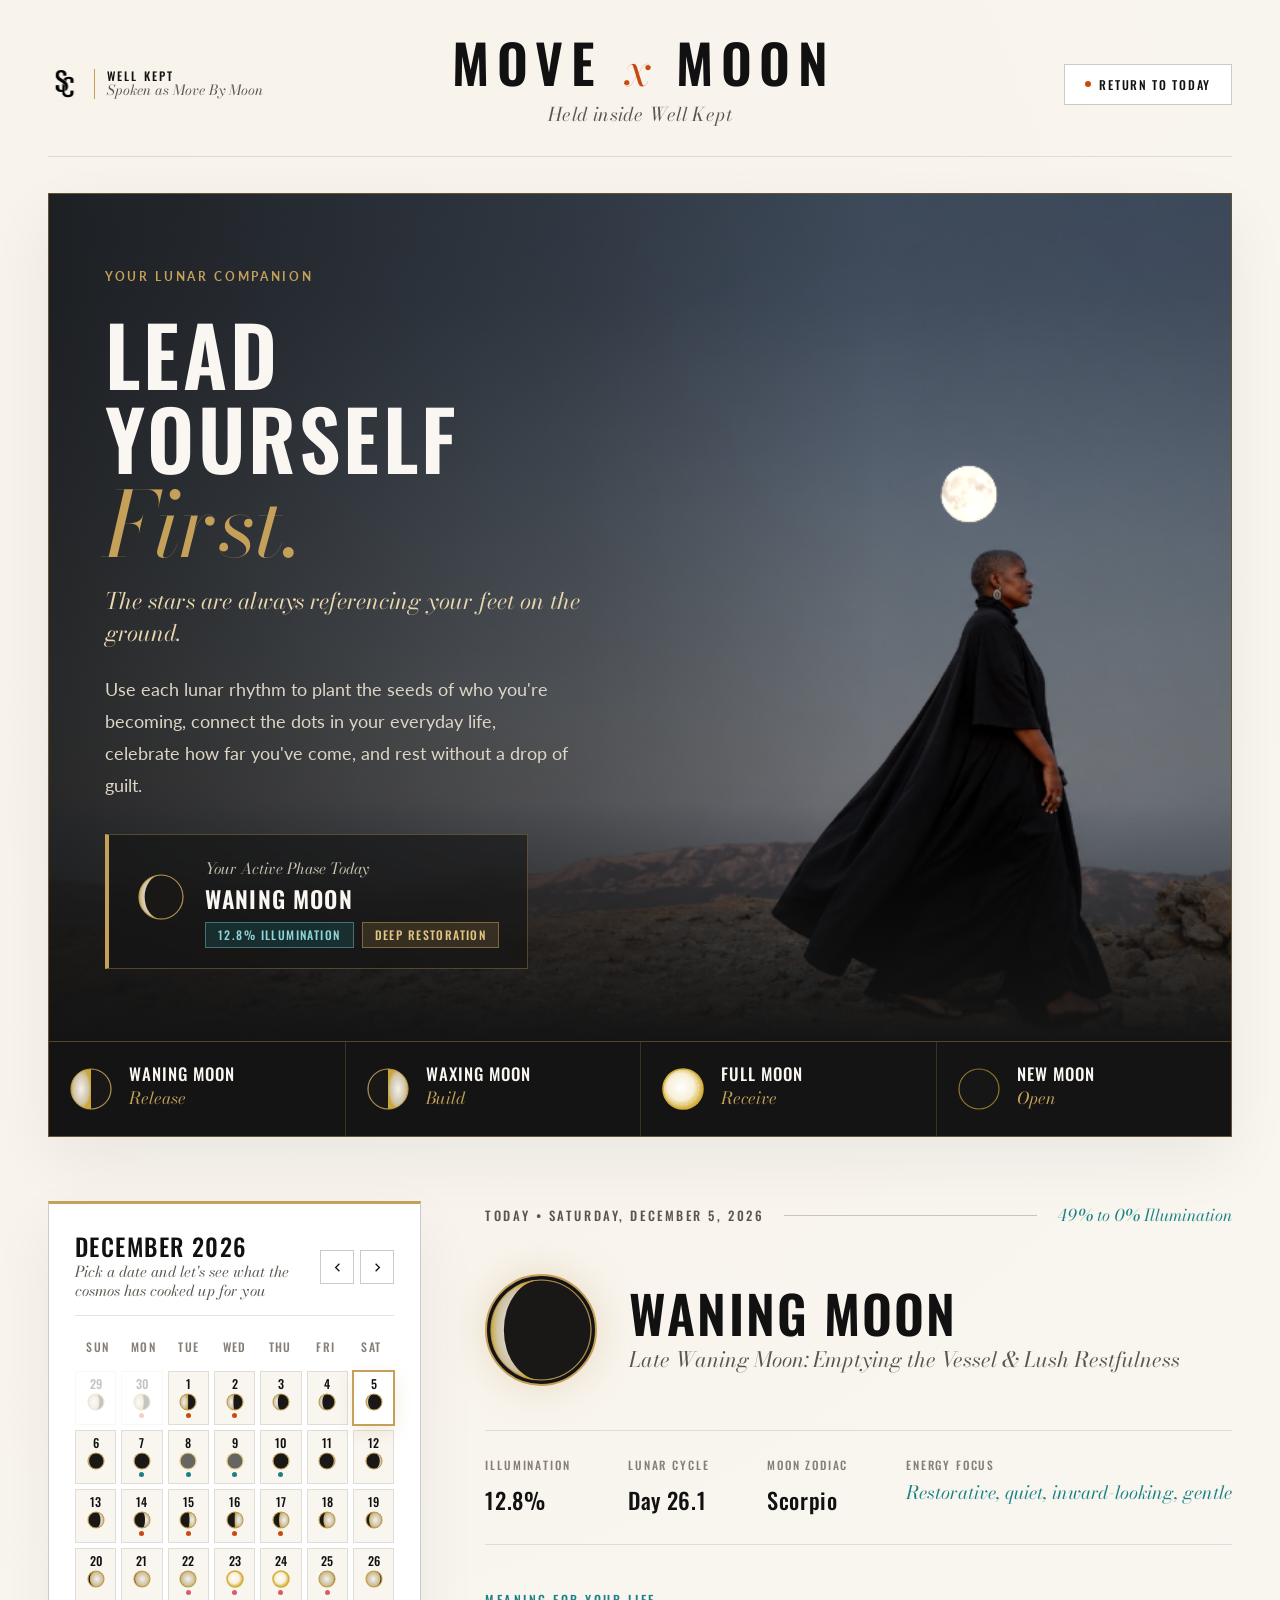
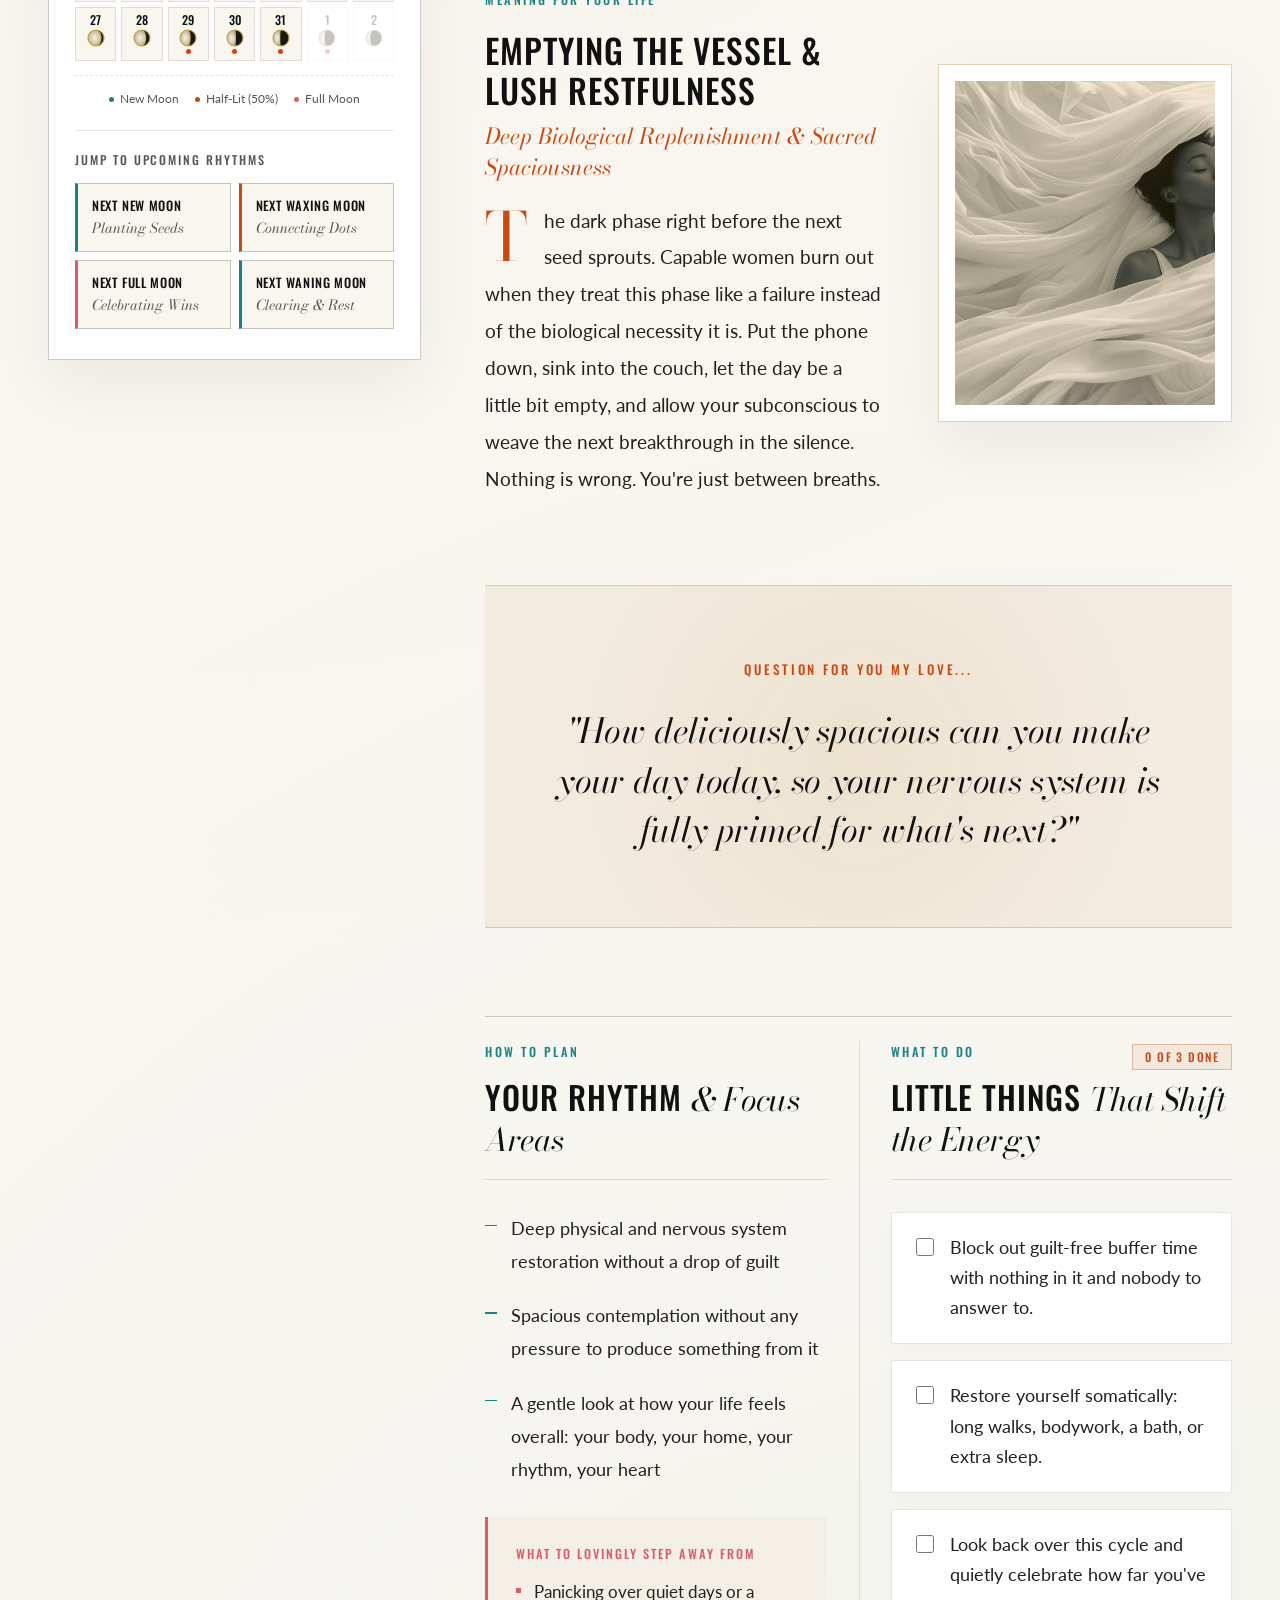
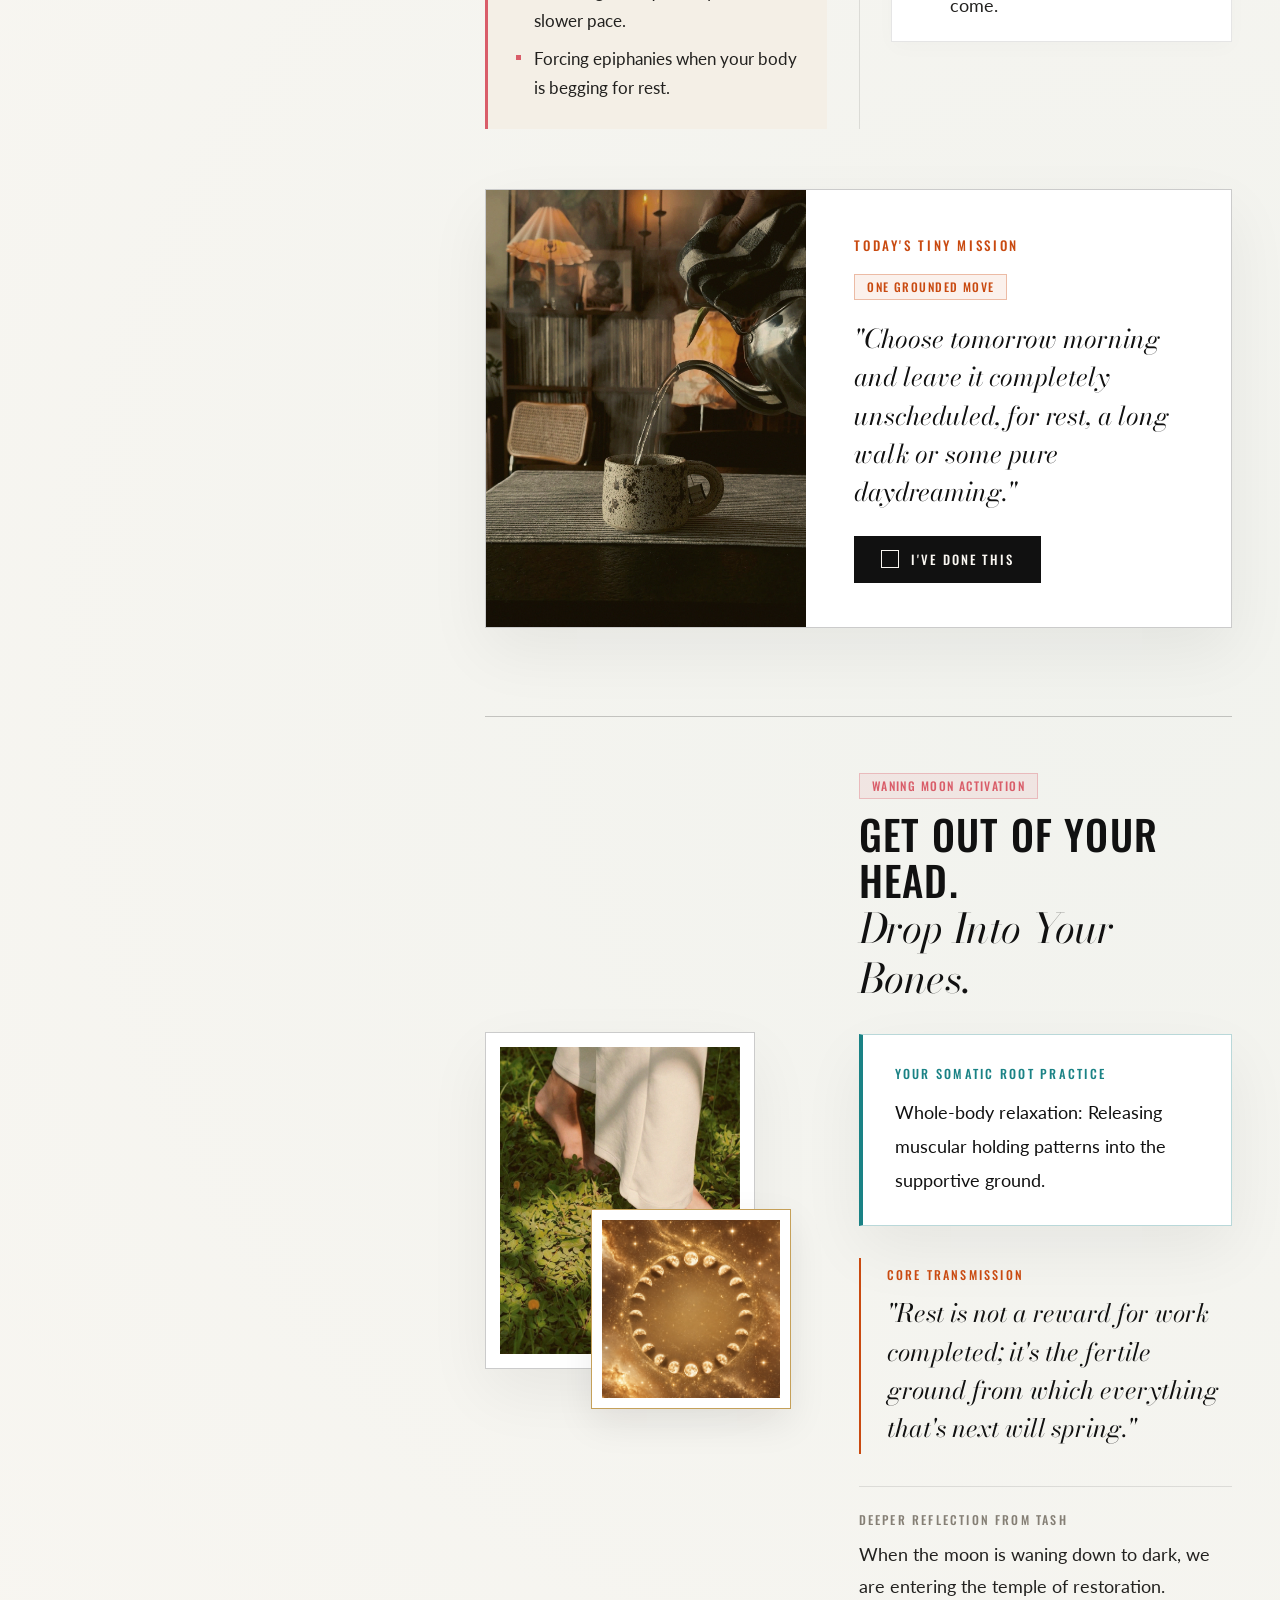
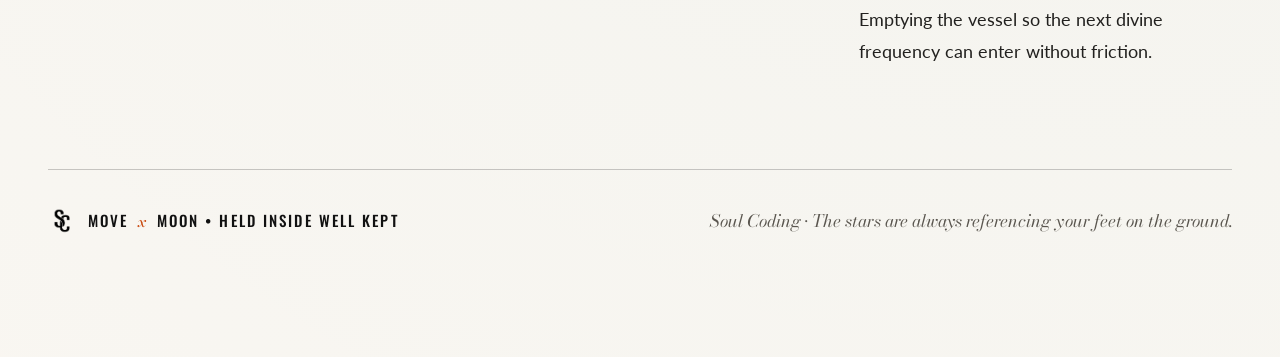
<file: index.html>
<!DOCTYPE html>
<html lang="en">
<head>
  <meta charset="UTF-8">
  <meta name="viewport" content="width=device-width, initial-scale=1.0">
  <title>MOVE x MOON | Held Inside Well Kept</title>
  <meta name="description" content="Move x Moon (Well Kept Edition): A luxury personal lunar companion for leading yourself through your own life, day by day.">
  
  <!-- Typography System: Oswald (Titles) + Bodoni Moda (Highlight / Italic Voice) + Lato (Body) -->
  <link rel="preconnect" href="https://fonts.googleapis.com">
  <link rel="preconnect" href="https://fonts.gstatic.com" crossorigin>
  <link href="https://fonts.googleapis.com/css2?family=Bodoni+Moda:ital,opsz,wght@0,6..96,400..700;1,6..96,400..700&family=Lato:ital,wght@0,300;0,400;0,700;1,400&family=Oswald:wght@400;500;600;700&display=swap" rel="stylesheet">
  
  <link rel="stylesheet" href="styles.css?v=25.0">
  
  <!-- Favicon / Meta -->
  <link rel="icon" href="data:image/svg+xml,<svg xmlns='http://www.w3.org/2000/svg' viewBox='0 0 100 100'><circle cx='50' cy='50' r='45' fill='%23FAF7F2' stroke='%23C5A059' stroke-width='4'/><path d='M50 5 A45 45 0 0 1 50 95 A25 45 0 0 0 50 5' fill='%23141414'/></svg>">
</head>
<body>

  <div class="app-viewport">
    
    <!-- Editorial Masthead & Panoramic Hero Showcase -->
    <header class="editorial-header">
      <div class="masthead-bar">
        <div class="brand-monogram-lockup">
          <img src="images/soul-coding-monogram.png" alt="Soul Coding Monogram" class="brand-monogram-img">
          <div class="brand-collection-tag">
            <span class="collection-eyebrow">Well Kept</span>
            <span class="collection-sub">Spoken as Move By Moon</span>
          </div>
        </div>

        <div class="masthead-title-block">
          <h1 class="masthead-logo">MOVE <span class="brand-cross">x</span> MOON</h1>
          <div class="masthead-subtitle">Held inside Well Kept</div>
        </div>

        <div class="brand-actions-right">
          <button type="button" class="btn-return-today" id="btnReturnToday">
            <span class="today-dot"></span>
            <span>Return to Today</span>
          </button>
        </div>
      </div>

      <!-- Night Banner Hero: full-bleed moonlit image, headline over the sky, four rhythms underneath -->
      <div class="night-hero">
        <div class="night-hero-stage">
          <picture class="night-hero-media">
            <source media="(max-width: 960px)" srcset="images/hero-mobile-portrait.jpg">
            <img src="images/hero-moon-wide.png" alt="A woman in a long black cape walking a desert ridge at dusk, a full moon above her head" loading="eager">
          </picture>

          <div class="hero-content-col">
            <div class="hero-eyebrow">Your lunar companion</div>
            <div class="hero-title-group">
              <h2 class="hero-headline">Lead Yourself <em>First.</em></h2>
              <div class="hero-subtext">The stars are always referencing your feet on the ground.</div>
            </div>

            <p class="hero-lead">
              Use each lunar rhythm to plant the seeds of who you're becoming, connect the dots in your everyday life, celebrate how far you've come, and rest without a drop of guilt.
            </p>

            <!-- Active Phase Floating Bar Inside Hero -->
            <div class="hero-live-status-block">
              <div class="status-left">
                <div class="mini-moon-container" id="bannerMiniMoon"></div>
                <div class="status-text-stack">
                  <div class="status-eyebrow" id="bannerDateLabel">Your Active Phase Today</div>
                  <h3 id="bannerPhaseName" class="status-phase-title">Current Moon</h3>
                  <div class="status-meta-pills">
                    <span class="pill-badge pill-teal" id="bannerIllumBadge">Illumination</span>
                    <span class="pill-badge pill-gold" id="bannerRhythmBadge">Lunar Rhythm</span>
                  </div>
                </div>
              </div>
            </div>
          </div>
        </div>

        <!-- The four rhythms, one line each -->
        <div class="hero-rhythms" aria-label="The four lunar rhythms">
          <div class="rhythm-item"><span class="rhythm-moon" data-rhythm-moon="waning" aria-hidden="true"></span><div><b>Waning Moon</b><i>Release</i></div></div>
          <div class="rhythm-item"><span class="rhythm-moon" data-rhythm-moon="waxing" aria-hidden="true"></span><div><b>Waxing Moon</b><i>Build</i></div></div>
          <div class="rhythm-item"><span class="rhythm-moon" data-rhythm-moon="full" aria-hidden="true"></span><div><b>Full Moon</b><i>Receive</i></div></div>
          <div class="rhythm-item"><span class="rhythm-moon" data-rhythm-moon="new" aria-hidden="true"></span><div><b>New Moon</b><i>Open</i></div></div>
        </div>
      </div>
    </header>

    <!-- Main Layout: Fixed Left Calendar + Spacious Scrolling Right Sanctuary -->
    <main class="main-sanctuary-layout">
      
      <!-- Left Column: Fixed / Sticky Interactive Calendar directly under Hero -->
      <aside class="calendar-sidebar" aria-label="Lunar Calendar Navigation">
        <div class="calendar-card">
          <div class="calendar-header-controls">
            <div class="cal-title-group">
              <div class="cal-month-title" id="calendarMonthTitle">Month Year</div>
              <div class="cal-subtext">Pick a date and let's see what the cosmos has cooked up for you</div>
            </div>
            <div class="cal-nav-btn-group">
              <button type="button" class="cal-icon-btn" id="btnPrevMonth" aria-label="Previous Month">
                <svg width="15" height="15" viewBox="0 0 24 24" fill="none" stroke="currentColor" stroke-width="2">
                  <polyline points="15 18 9 12 15 6"></polyline>
                </svg>
              </button>
              <button type="button" class="cal-icon-btn" id="btnNextMonth" aria-label="Next Month">
                <svg width="15" height="15" viewBox="0 0 24 24" fill="none" stroke="currentColor" stroke-width="2">
                  <polyline points="9 18 15 12 9 6"></polyline>
                </svg>
              </button>
            </div>
          </div>

          <!-- Weekdays -->
          <div class="weekday-row">
            <div class="weekday-label">Sun</div>
            <div class="weekday-label">Mon</div>
            <div class="weekday-label">Tue</div>
            <div class="weekday-label">Wed</div>
            <div class="weekday-label">Thu</div>
            <div class="weekday-label">Fri</div>
            <div class="weekday-label">Sat</div>
          </div>

          <!-- Days Grid -->
          <div class="calendar-days-grid" id="calendarDaysGrid">
            <!-- Populated dynamically via app.js -->
          </div>

          <!-- Calendar Legend -->
          <div class="calendar-legend-row">
            <div class="legend-item">
              <span class="day-key-phase-dot dot-new"></span>
              <span>New Moon</span>
            </div>
            <div class="legend-item">
              <span class="day-key-phase-dot dot-quarter"></span>
              <span>Half-Lit (50%)</span>
            </div>
            <div class="legend-item">
              <span class="day-key-phase-dot dot-full"></span>
              <span>Full Moon</span>
            </div>
          </div>

          <!-- Quick Cycle Jump Anchors -->
          <div class="cycle-jump-strip">
            <div class="cycle-jump-title">Jump to Upcoming Rhythms</div>
            <div class="cycle-jump-buttons">
              <button type="button" class="btn-cycle-jump" id="btnJumpNextNew">
                <span class="jump-rhythm">Next New Moon</span>
                <span class="jump-desc">Planting Seeds</span>
              </button>
              <button type="button" class="btn-cycle-jump" id="btnJumpNextWaxing">
                <span class="jump-rhythm">Next Waxing Moon</span>
                <span class="jump-desc">Connecting Dots</span>
              </button>
              <button type="button" class="btn-cycle-jump" id="btnJumpNextFull">
                <span class="jump-rhythm">Next Full Moon</span>
                <span class="jump-desc">Celebrating Wins</span>
              </button>
              <button type="button" class="btn-cycle-jump" id="btnJumpNextWaning">
                <span class="jump-rhythm">Next Waning Moon</span>
                <span class="jump-desc">Clearing &amp; Rest</span>
              </button>
            </div>
          </div>
        </div>
      </aside>

      <!-- Right Column: Spacious Scrolling Reading Experience -->
      <div class="reading-scroll-stream" id="readingStreamTop" aria-live="polite">
        
        <!-- SECTION 1: Phase Header, Coordinates & Meaning For Your Life with Striking Portrait -->
        <section class="editorial-section section-meaning">
          <div class="section-date-divider">
            <span class="date-label" id="readingHumanDate">Loading Date...</span>
            <span class="divider-hairline"></span>
            <span class="illum-range-label" id="readingIllumRange">0% to 3% Illumination</span>
          </div>

          <div class="phase-header-lockup">
            <div class="large-moon-viewport" id="heroLargeMoon" aria-hidden="true"></div>
            <div class="phase-titles-stack">
              <h2 class="reading-phase-heading" id="readingPhaseHeading">Lunar Phase</h2>
              <div class="reading-phase-subtext" id="readingPhaseSub">Daily Personal Rhythm</div>
            </div>
          </div>

          <!-- Open Architectural Astronomical Coordinates -->
          <div class="lunar-metrics-strip">
            <div class="metric-column">
              <div class="metric-label">Illumination</div>
              <div class="metric-value" id="metricIllum">--%</div>
            </div>
            <div class="metric-column">
              <div class="metric-label">Lunar Cycle</div>
              <div class="metric-value" id="metricAge">-- Days</div>
            </div>
            <div class="metric-column">
              <div class="metric-label">Moon Zodiac</div>
              <div class="metric-value" id="metricZodiac">--</div>
            </div>
            <div class="metric-column">
              <div class="metric-label">Energy Focus</div>
              <div class="metric-value-italic" id="energyCadenceBadge">Quiet Knowing</div>
            </div>
          </div>

          <!-- Meaning For Your Life + Striking Editorial Image Split -->
          <div class="meaning-spread-grid">
            <div class="meaning-narrative-block">
              <div class="section-kicker">Meaning For Your Life</div>
              <h3 class="theme-title" id="themeTitle">Theme Title</h3>
              <div class="theme-subtitle" id="themeEyebrow">Cycle Stage</div>
              <p class="theme-narrative dropcap-narrative" id="themeNarrative">Personal Narrative</p>
            </div>

            <div class="meaning-portrait-col">
              <figure class="editorial-portrait-frame">
                <div class="portrait-img-wrapper">
                  <img src="images/editorial-earth-feet.jpg" alt="Lunar phase editorial visual" class="editorial-portrait-img" id="chapterOnePortraitImg">
                </div>
              </figure>
            </div>
          </div>
        </section>

        <!-- SECTION 2: Question For You My Love... Sanctuary Band -->
        <section class="editorial-section section-inquiry">
          <div class="inquiry-sanctuary-band">
            <div class="inquiry-band-inner">
              <div class="inquiry-kicker">Question For You My Love...</div>
              
              <blockquote class="inquiry-display-quote" id="strategicInquiryQuote">
                "What do you long for that switches you on, turns you up and makes you a little uncomfortable all at the same time?"
              </blockquote>

              <div class="inquiry-prompt-hidden-mirror" hidden>
                <span id="bannerPromptText"></span>
              </div>
            </div>
          </div>
        </section>

        <!-- SECTION 3: How to Plan, What to Do: Little Things & Today's Tiny Mission -->
        <section class="editorial-section section-rhythm">
          <div class="rhythm-ledger-grid">
            
            <!-- Left Column: How to Plan + What to Lovingly Step Away From -->
            <article class="ledger-column planning-column">
              <div class="ledger-header">
                <div class="section-kicker">How to Plan</div>
                <h3 class="ledger-title">Your Rhythm <span class="italic-highlight">&amp; Focus Areas</span></h3>
              </div>

              <ul class="editorial-focus-list" id="planningFocusList">
                <!-- Populated via app.js -->
              </ul>

              <div class="pause-sanctuary-block">
                <div class="pause-label">What to Lovingly Step Away From</div>
                <ul class="pause-list" id="planningPauseList">
                  <!-- Populated via app.js -->
                </ul>
              </div>
            </article>

            <!-- Right Column: What to Do: Little Things -->
            <article class="ledger-column execution-column">
              <div class="ledger-header">
                <div class="ledger-header-top">
                  <div class="section-kicker">What to Do</div>
                  <span class="pill-badge pill-orange" id="littleThingsProgressBadge">0 of 3 Done</span>
                </div>
                <h3 class="ledger-title">Little Things <span class="italic-highlight">That Shift the Energy</span></h3>
              </div>

              <ul class="checklist-points-list" id="executionPriorityList">
                <!-- Populated via app.js with persistent checkboxes -->
              </ul>
            </article>

          </div>

          <!-- Today's Tiny Mission Feature Banner (With Striking Lifestyle Image) -->
          <div class="tiny-mission-showcase" id="sidebarMissionCard">
            <div class="mission-visual-col">
              <img src="images/editorial-morning-tea.jpg" alt="Today's Tiny Mission atmosphere" class="mission-feature-img" id="missionFeatureImg">
            </div>
            <div class="mission-copy-col">
              <div class="mission-top-row">
                <span class="mission-kicker">Today's Tiny Mission</span>
                <span class="pill-badge pill-orange" id="missionStatusPill">One Grounded Move</span>
              </div>
              <p class="mission-display-directive" id="tuesdayDirectiveText">
                "Open a blank page and write down the one thing you most want to welcome into your life."
              </p>
              <span id="tuesdayDirectiveTextInline" hidden></span>
              <div class="mission-cta-row">
                <button type="button" class="btn-mission-done" id="btnMissionComplete">
                  <span class="mission-check-box" id="missionCheckBox">
                    <svg width="12" height="12" viewBox="0 0 24 24" fill="none" stroke="currentColor" stroke-width="3">
                      <polyline points="20 6 9 17 4 12"></polyline>
                    </svg>
                  </span>
                  <span id="missionBtnLabel">I've Done This</span>
                </button>
              </div>
            </div>
          </div>
        </section>

        <!-- SECTION 4: Somatic Root & Embodied Wisdom (Gallery Split) -->
        <section class="editorial-section section-somatic">
          <div class="somatic-gallery-grid">
            <!-- Left Column: Layered Editorial Imagery -->
            <div class="somatic-collage-col">
              <div class="collage-primary-frame">
                <img src="images/activation-orb-holding.jpg" alt="Embodied somatic anchor" class="collage-primary-img" id="somaticPrimaryImg">
              </div>
              <div class="collage-secondary-frame">
                <img src="images/fibonacci-spiral-blueprint.jpg" alt="Sacred geometry proportion" class="collage-secondary-img" id="somaticSecondaryImg">
              </div>
            </div>

            <!-- Right Column: Spacious Somatic Practice & Direct Transmission -->
            <div class="somatic-wisdom-col">
              <div class="somatic-header-group">
                <span class="pill-badge pill-blush" id="quoteAttribution">Physical Grounding</span>
                <h3 class="somatic-display-title">
                  Get Out of Your Head.<br>
                  <span class="italic-highlight">Drop Into Your Bones.</span>
                </h3>
              </div>

              <div class="somatic-practice-sanctuary">
                <div class="somatic-eyebrow">Your Somatic Root Practice</div>
                <p class="somatic-instruction" id="somaticInstruction">
                  Instruction text...
                </p>
              </div>

              <div class="transmission-pullquote-block">
                <div class="quote-eyebrow">Core Transmission</div>
                <blockquote class="quote-text" id="activationWisdomQuote">
                  "Transmission quote..."
                </blockquote>
              </div>

              <div class="wisdom-excerpt-block">
                <div class="excerpt-eyebrow">Deeper Reflection from Tash</div>
                <p class="excerpt-text" id="activationWisdomExcerpt">
                  Wisdom excerpt text...
                </p>
              </div>
            </div>
          </div>
        </section>

      </div>

    </main>

    <!-- Footer -->
    <footer class="app-footer">
      <div class="footer-brand-lockup">
        <img src="images/soul-coding-monogram.png" alt="" class="footer-monogram" aria-hidden="true">
        <div class="footer-brand">MOVE <span class="footer-cross">x</span> MOON &bull; Held inside Well Kept</div>
      </div>
      <div class="footer-note">Soul Coding &bull; The stars are always referencing your feet on the ground.</div>
    </footer>

  </div>

  <!-- Application Logic Scripts -->
  <script src="lunar_data.js?v=12.0"></script>
  <script src="app.js?v=12.0"></script>
</body>
</html>
</file>
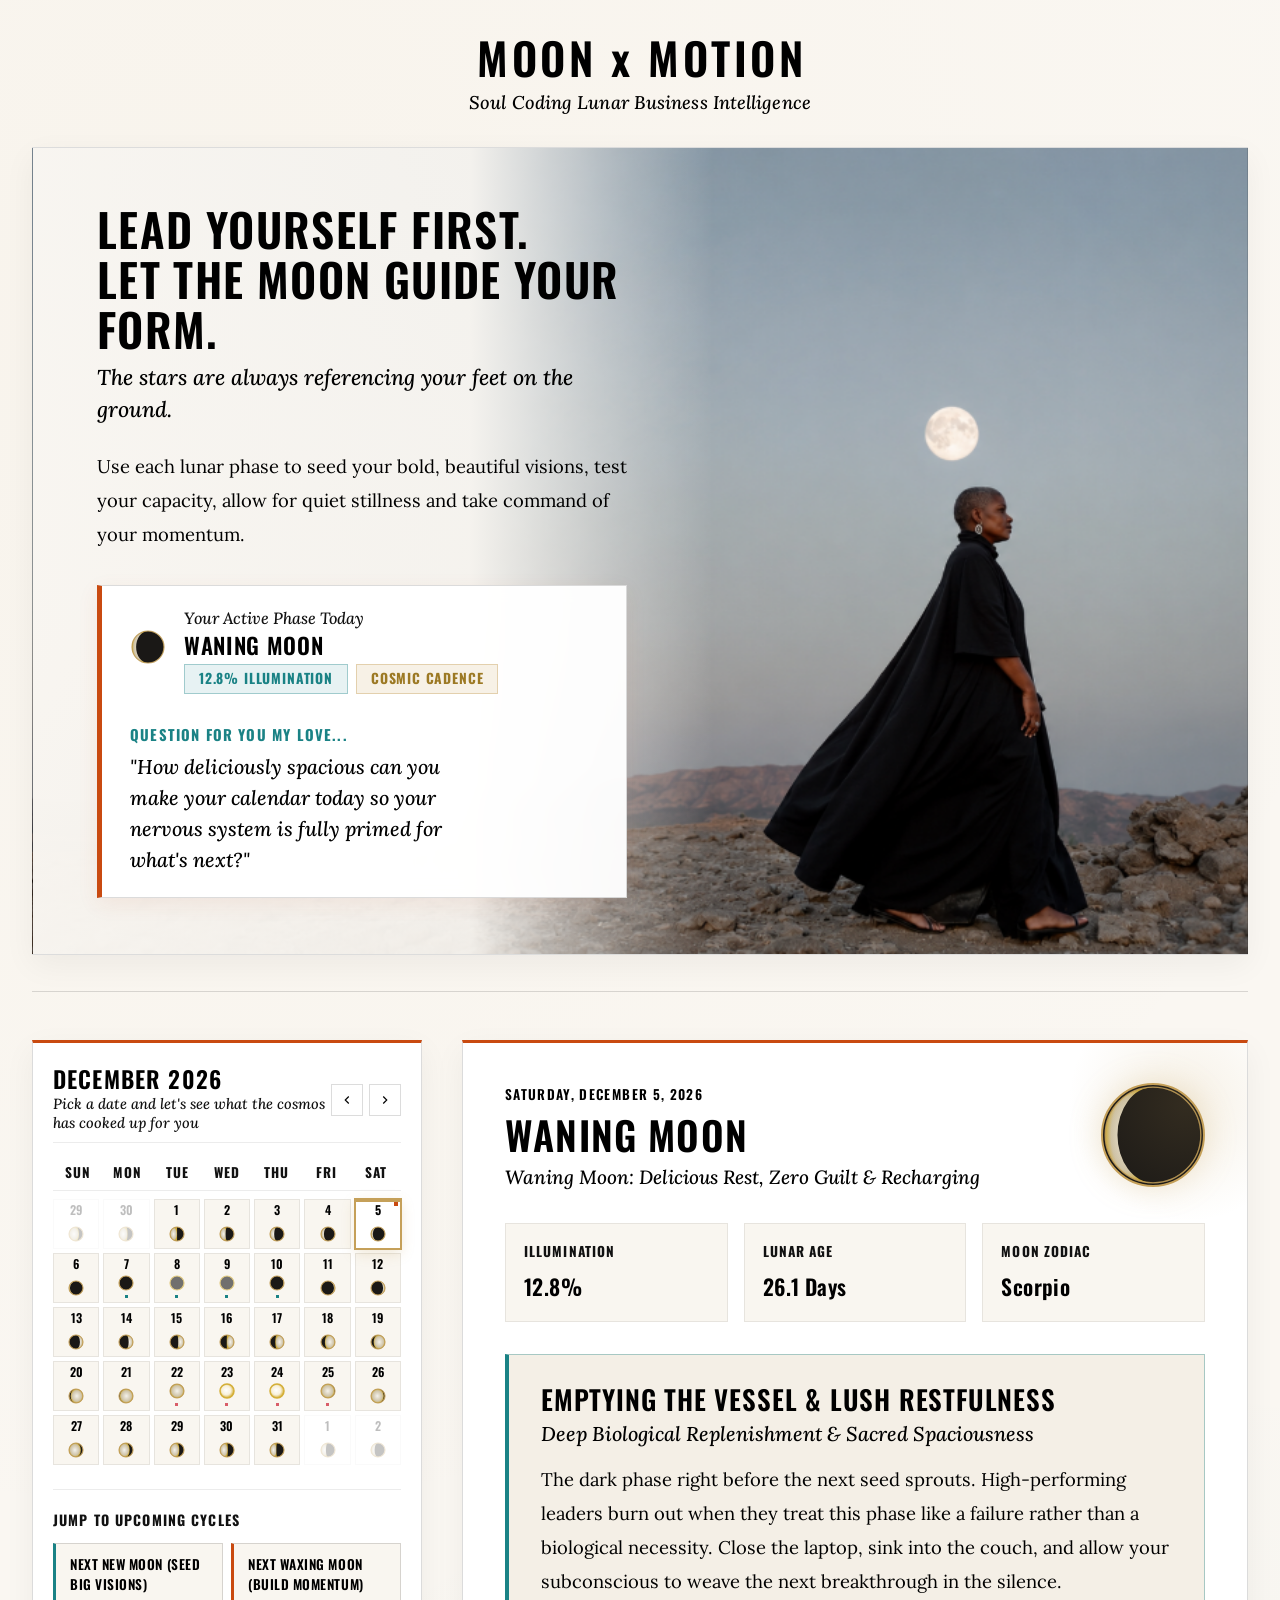
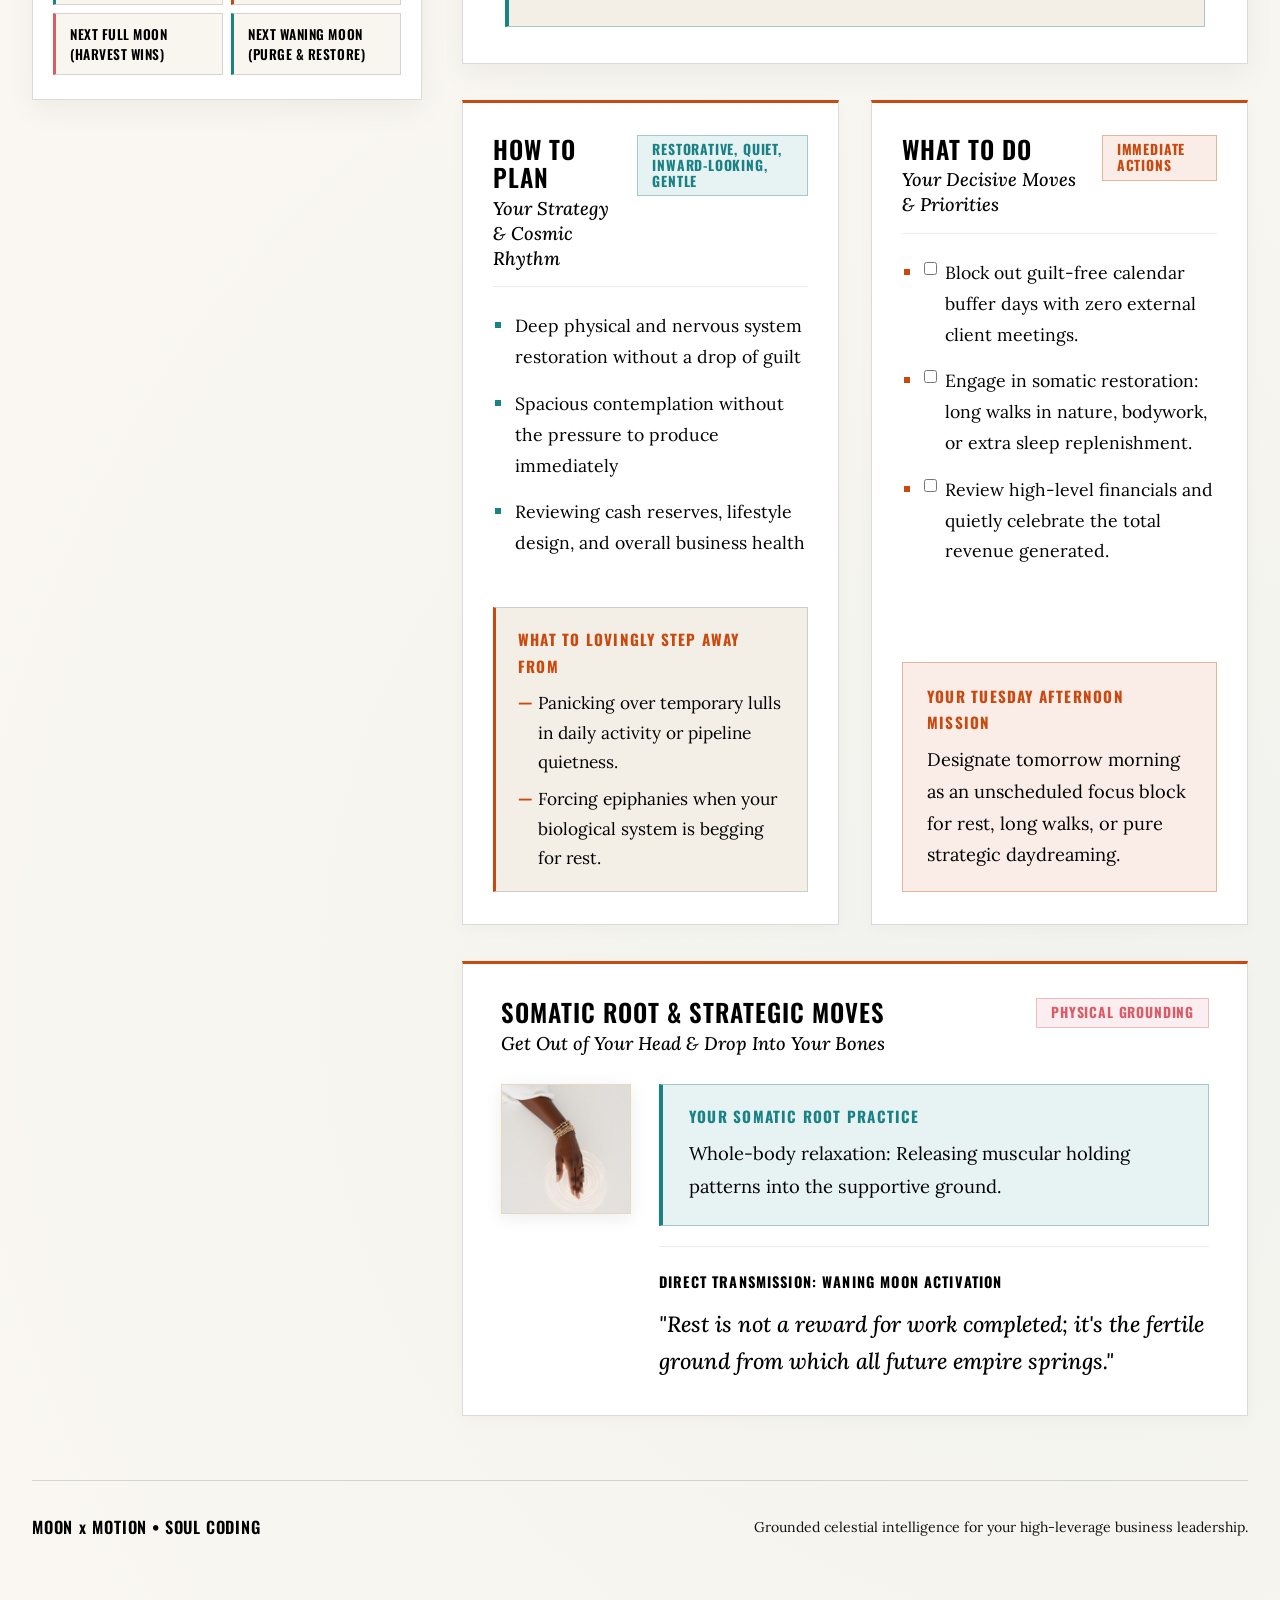
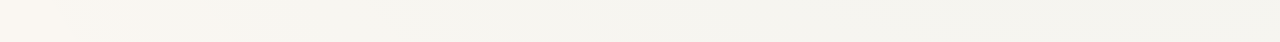
<file: Moon + Motion/index.html>
<!DOCTYPE html>
<html lang="en">
<head>
  <meta charset="UTF-8">
  <meta name="viewport" content="width=device-width, initial-scale=1.0">
  <title>MOON x MOTION — Lunar Business Guiding Star</title>
  <meta name="description" content="A deterministic lunar guiding star for strategic business planning, aligned execution, and sovereign decision-making.">
  
  <!-- Typography System: Oswald (Headlines) + Lora (Subtitles in Italic 500 & Body in Regular 400) -->
  <link rel="preconnect" href="https://fonts.googleapis.com">
  <link rel="preconnect" href="https://fonts.gstatic.com" crossorigin>
  <link href="https://fonts.googleapis.com/css2?family=Lora:ital,wght@0,400;0,500;0,600;1,400;1,500;1,600&family=Oswald:wght@500;600;700&display=swap" rel="stylesheet">
  
  <link rel="stylesheet" href="styles.css?v=8.0">
  
  <!-- Favicon / Meta -->
  <link rel="icon" href="data:image/svg+xml,<svg xmlns='http://www.w3.org/2000/svg' viewBox='0 0 100 100'><circle cx='50' cy='50' r='45' fill='%23FAF7F2' stroke='%23C5A059' stroke-width='4'/><path d='M50 5 A45 45 0 0 1 50 95 A25 45 0 0 0 50 5' fill='%23141414'/></svg>">
</head>
<body>

  <div class="app-viewport">
    
    <!-- Editorial Brand Header -->
    <header class="editorial-header">
      <div class="brand-meta-row">
        <div class="brand-title-group">
          <h1>MOON <span class="brand-cross">x</span> MOTION</h1>
          <div class="brand-subtext">Soul Coding Lunar Business Intelligence</div>
        </div>
      </div>

      <!-- Mobile-Only Hero Feature Image (Hidden on Desktop) -->
      <div class="hero-mobile-image-frame" aria-hidden="true">
        <img src="images/hero-mobile-portrait.jpg" alt="Moon x Motion Celestial Leadership" class="hero-mobile-img" loading="eager">
      </div>

      <!-- Full-Width Panoramic Hero Showcase -->
      <div class="hero-panoramic-card">
        <div class="hero-panoramic-scrim">
          <div class="hero-content-col">
            <div class="hero-title-group">
              <h2 class="hero-headline">Lead Yourself First.<br>Let the Moon Guide Your Form.</h2>
              <div class="hero-subtext">The stars are always referencing your feet on the ground.</div>
            </div>
            
            <p class="hero-lead">
              Use each lunar phase to seed your bold, beautiful visions, test your capacity, allow for quiet stillness and take command of your momentum.
            </p>

            <!-- Today Status Sub-block inside Hero -->
            <div class="hero-live-status-block">
              <div class="status-left">
                <div class="mini-moon-container" id="bannerMiniMoon"></div>
                <div class="status-text-stack">
                  <div class="status-title-group">
                    <div class="status-eyebrow">Your Active Phase Today</div>
                    <h3 id="bannerPhaseName" class="status-phase-title">Current Moon</h3>
                  </div>
                  <div class="status-meta-pills">
                    <span class="pill-badge pill-teal" id="bannerIllumBadge">Illumination</span>
                    <span class="pill-badge pill-gold">Cosmic Cadence</span>
                  </div>
                </div>
              </div>
              <div class="status-right">
                <div class="status-prompt-label">Question For You My Love...</div>
                <div class="status-prompt" id="bannerPromptText">
                  "Is your business flowing clear and wide enough so you can receive the clients and money you're calling in?"
                </div>
              </div>
            </div>
          </div>
        </div>
      </div>
    </header>

    <!-- Main Dashboard Grid -->
    <main class="main-dashboard-grid">
      
      <!-- Left Column: Interactive Calendar Card -->
      <aside class="calendar-card" aria-label="Lunar Calendar Navigation">
        
        <div class="calendar-header-controls">
          <div class="cal-title-group">
            <div class="cal-month-title" id="calendarMonthTitle">Month Year</div>
            <div class="cal-subtext">Pick a date and let's see what the cosmos has cooked up for you</div>
          </div>
          <div class="cal-nav-btn-group">
            <button type="button" class="cal-icon-btn" id="btnPrevMonth" aria-label="Previous Month">
              <svg width="14" height="14" viewBox="0 0 24 24" fill="none" stroke="currentColor" stroke-width="2">
                <polyline points="15 18 9 12 15 6"></polyline>
              </svg>
            </button>
            <button type="button" class="cal-icon-btn" id="btnNextMonth" aria-label="Next Month">
              <svg width="14" height="14" viewBox="0 0 24 24" fill="none" stroke="currentColor" stroke-width="2">
                <polyline points="9 18 15 12 9 6"></polyline>
              </svg>
            </button>
          </div>
        </div>

        <!-- Weekdays -->
        <div class="weekday-row">
          <div class="weekday-label">Sun</div>
          <div class="weekday-label">Mon</div>
          <div class="weekday-label">Tue</div>
          <div class="weekday-label">Wed</div>
          <div class="weekday-label">Thu</div>
          <div class="weekday-label">Fri</div>
          <div class="weekday-label">Sat</div>
        </div>

        <!-- Days Grid -->
        <div class="calendar-days-grid" id="calendarDaysGrid">
          <!-- Populated dynamically via app.js -->
        </div>

        <!-- Quick Cycle Jump Anchors -->
        <div class="cycle-jump-strip">
          <div class="cycle-jump-title">Jump to Upcoming Cycles</div>
          <div class="cycle-jump-buttons">
            <button type="button" class="btn-cycle-jump" id="btnJumpNextNew">
              Next New Moon (Seed Big Visions)
            </button>
            <button type="button" class="btn-cycle-jump" id="btnJumpNextWaxing">
              Next Waxing Moon (Build Momentum)
            </button>
            <button type="button" class="btn-cycle-jump" id="btnJumpNextFull">
              Next Full Moon (Harvest Wins)
            </button>
            <button type="button" class="btn-cycle-jump" id="btnJumpNextWaning">
              Next Waning Moon (Purge &amp; Restore)
            </button>
          </div>
        </div>

      </aside>

      <!-- Right Column: Daily Strategic Reading & Execution Blueprint -->
      <section class="reading-panel" aria-live="polite">
        
        <!-- Hero Reading Card -->
        <article class="reading-hero-card">
          <div class="hero-meta-header">
            <div class="hero-date-group">
              <div class="reading-human-date" id="readingHumanDate">Loading Date...</div>
              <h2 class="reading-phase-heading" id="readingPhaseHeading">Lunar Phase</h2>
              <div class="reading-phase-subtext" id="readingPhaseSub">Daily Strategic Intelligence</div>
            </div>
            
            <div class="hero-visual-combo">
              <div class="large-moon-viewport" id="heroLargeMoon" aria-hidden="true"></div>
            </div>
          </div>

          <!-- Astronomical Metrics Row -->
          <div class="lunar-metrics-grid">
            <div class="metric-box">
              <div class="metric-label">Illumination</div>
              <div class="metric-value" id="metricIllum">--%</div>
            </div>
            <div class="metric-box">
              <div class="metric-label">Lunar Age</div>
              <div class="metric-value" id="metricAge">-- Days</div>
            </div>
            <div class="metric-box">
              <div class="metric-label">Moon Zodiac</div>
              <div class="metric-value" id="metricZodiac">--</div>
            </div>
          </div>

          <!-- Strategic Theme Card -->
          <div class="strategic-theme-card">
            <div class="theme-title-group">
              <h3 class="theme-title" id="themeTitle">Theme Title</h3>
              <div class="theme-subtitle" id="themeEyebrow">Cycle Stage</div>
            </div>
            <p class="theme-narrative" id="themeNarrative">Strategic Narrative</p>
          </div>
        </article>

        <!-- Tactical 2-Column Grid: How to Plan & What to Execute -->
        <div class="tactical-dual-grid">
          
          <!-- Tactical Card 1: How to Plan -->
          <article class="tactical-card planning">
            <div>
              <div class="card-top-header">
                <div class="card-title-group">
                  <h3 class="card-title">How to Plan</h3>
                  <div class="card-subtitle">Your Strategy &amp; Cosmic Rhythm</div>
                </div>
                <span class="pill-badge pill-teal" id="energyCadenceBadge">Energy Focus</span>
              </div>

              <ul class="bullet-points-list" id="planningFocusList">
                <!-- Populated via app.js -->
              </ul>
            </div>

            <!-- What to Pause / Step Away From -->
            <div class="pause-callout-box">
              <div class="pause-label">What to Lovingly Step Away From</div>
              <ul class="pause-list" id="planningPauseList">
                <!-- Populated via app.js -->
              </ul>
            </div>
          </article>

          <!-- Tactical Card 2: What to Do -->
          <article class="tactical-card execution">
            <div>
              <div class="card-top-header">
                <div class="card-title-group">
                  <h3 class="card-title">What to Do</h3>
                  <div class="card-subtitle">Your Decisive Moves &amp; Priorities</div>
                </div>
                <span class="pill-badge pill-orange">Immediate Actions</span>
              </div>

              <ul class="bullet-points-list" id="executionPriorityList">
                <!-- Populated via app.js with checkboxes -->
              </ul>
            </div>

            <!-- Tuesday Afternoon Action -->
            <div class="tuesday-action-box">
              <div class="tuesday-label">Your Tuesday Afternoon Mission</div>
              <div class="tuesday-directive" id="tuesdayDirectiveText">
                "Direct actionable step..."
              </div>
            </div>
          </article>

        </div>

        <!-- Somatic Anchor & Strategic Transmission Card -->
        <article class="activation-wisdom-card">
          <div class="wisdom-header">
            <div class="wisdom-title-group">
              <h3 class="wisdom-title">Somatic Root &amp; Strategic Moves</h3>
              <div class="wisdom-subtitle">Get Out of Your Head &amp; Drop Into Your Bones</div>
            </div>
            <span class="pill-badge pill-blush">Physical Grounding</span>
          </div>

          <div class="somatic-layout-row">
            <div class="somatic-thumbnail-frame">
              <img src="images/somatic-gold-touch.jpg" alt="Connecting the dots somatic grid" class="somatic-thumbnail-img">
            </div>
            <div class="somatic-content-col">
              <div class="somatic-practice-box">
                <div class="somatic-eyebrow">Your Somatic Root Practice</div>
                <div class="somatic-instruction" id="somaticInstruction">
                  Instruction text...
                </div>
              </div>

              <div class="transcript-quote-box">
                <div class="quote-attribution" id="quoteAttribution">Direct Transmission from Tash</div>
                <blockquote class="quote-text" id="activationWisdomQuote">
                  "Transmission quote..."
                </blockquote>
              </div>
            </div>
          </div>
        </article>

      </section>

    </main>

    <!-- Footer -->
    <footer class="app-footer">
      <div class="footer-brand">MOON <span class="footer-cross">x</span> MOTION &bull; Soul Coding</div>
      <div class="footer-note">Grounded celestial intelligence for your high-leverage business leadership.</div>
    </footer>

  </div>

  <!-- Application Logic Scripts -->
  <script src="lunar_data.js?v=8.0"></script>
  <script src="app.js?v=8.0"></script>
</body>
</html>
</file>
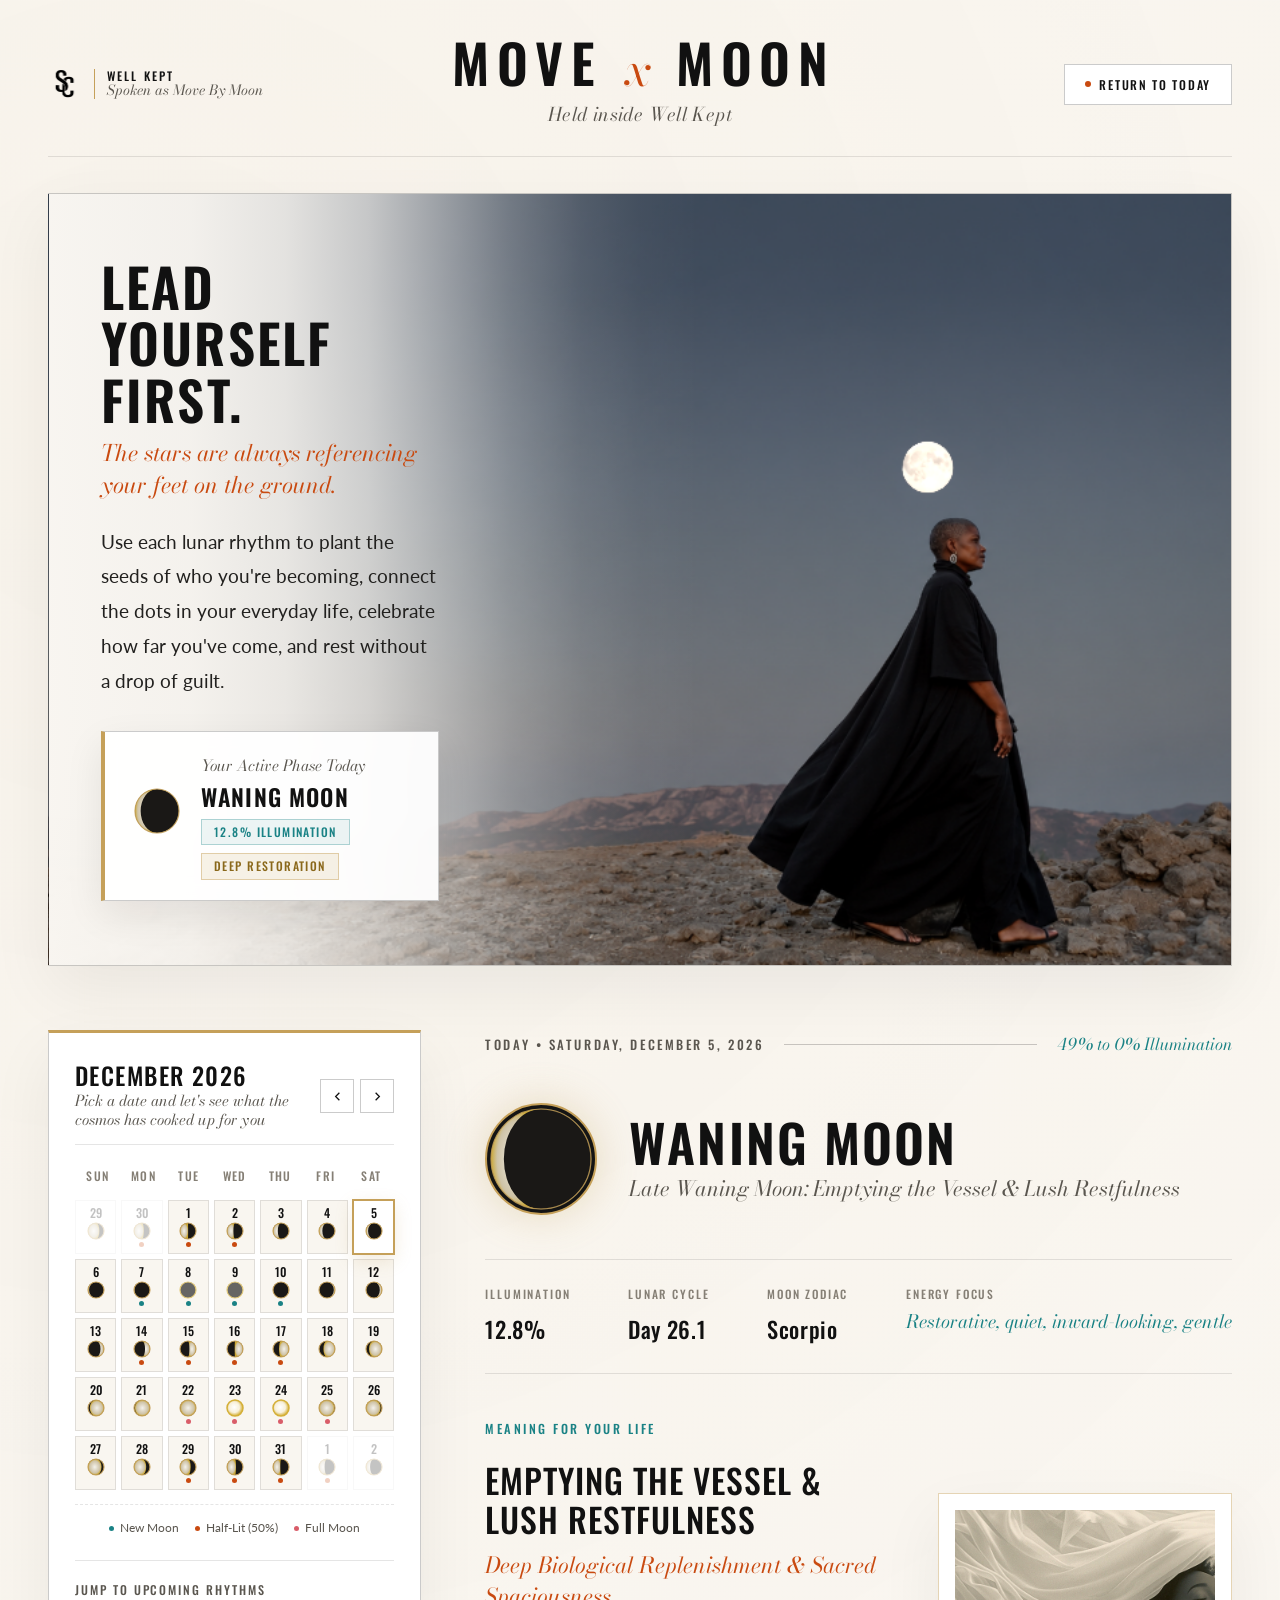
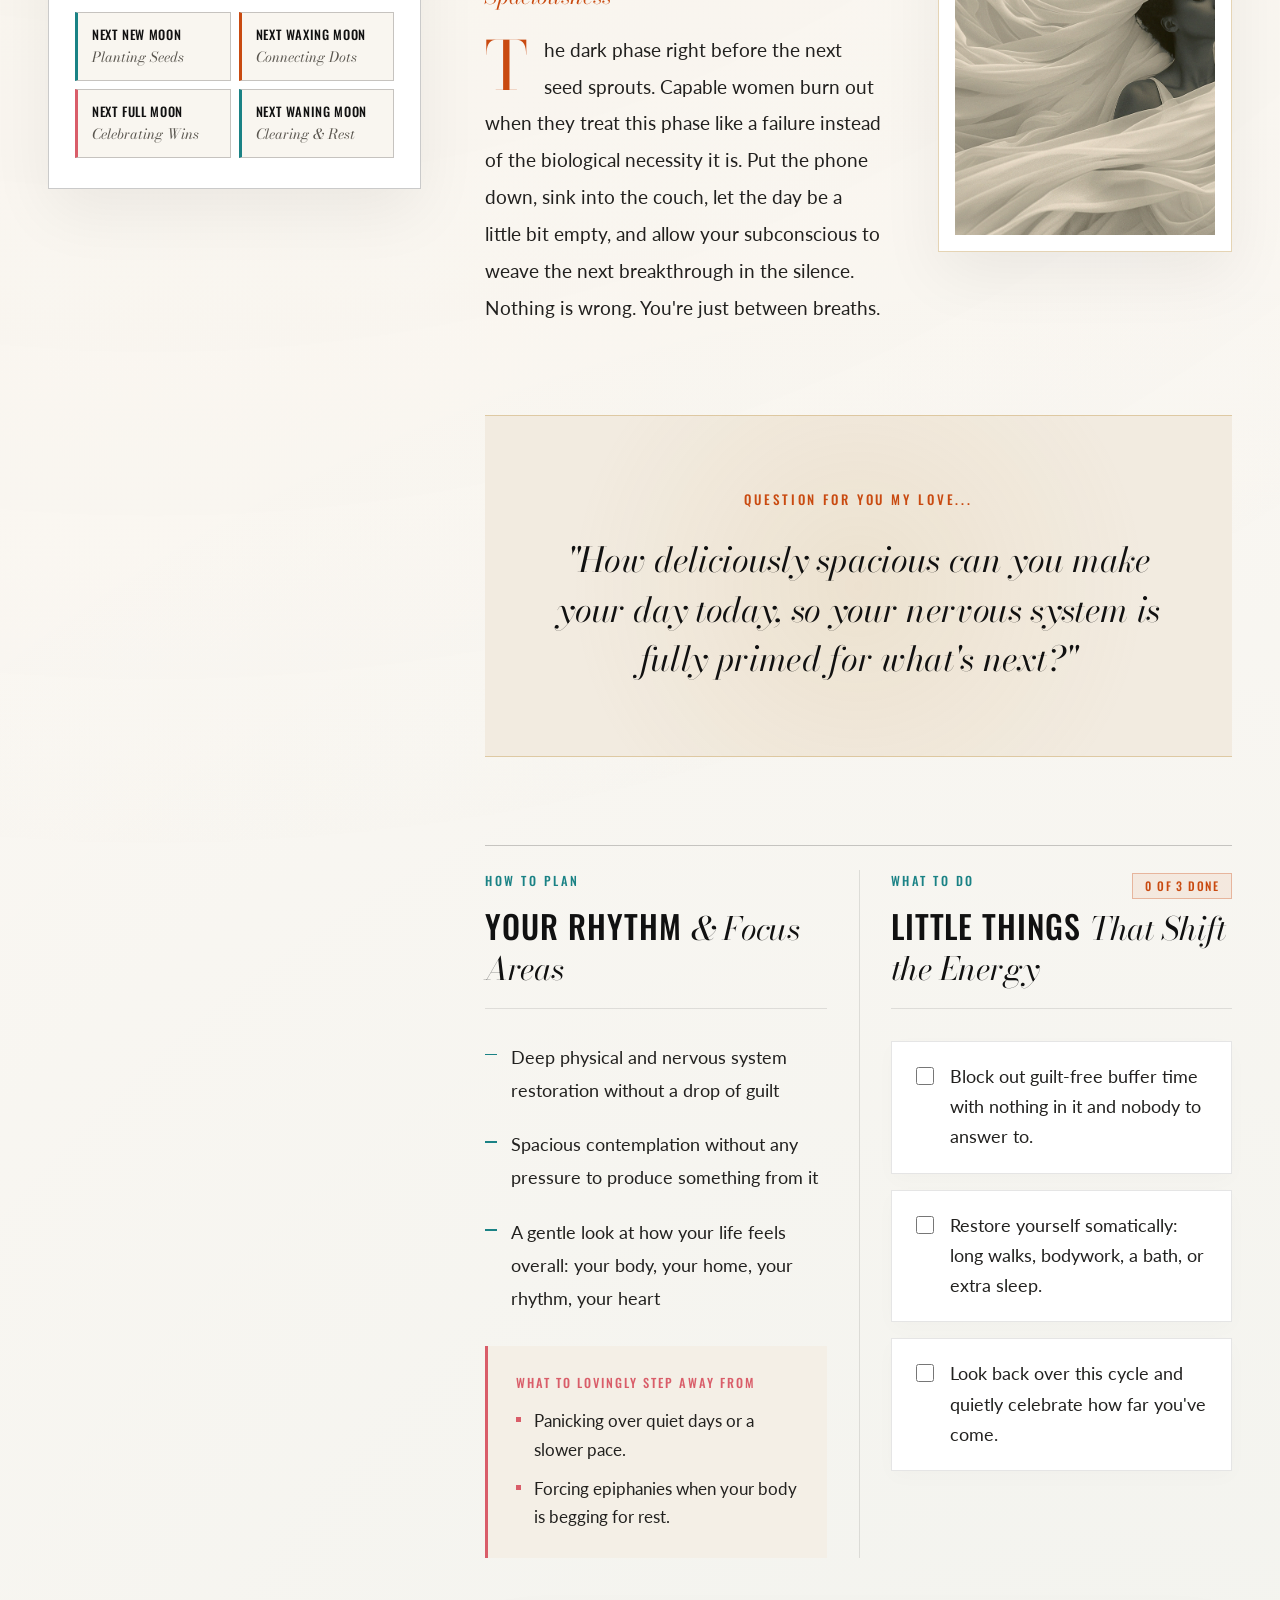
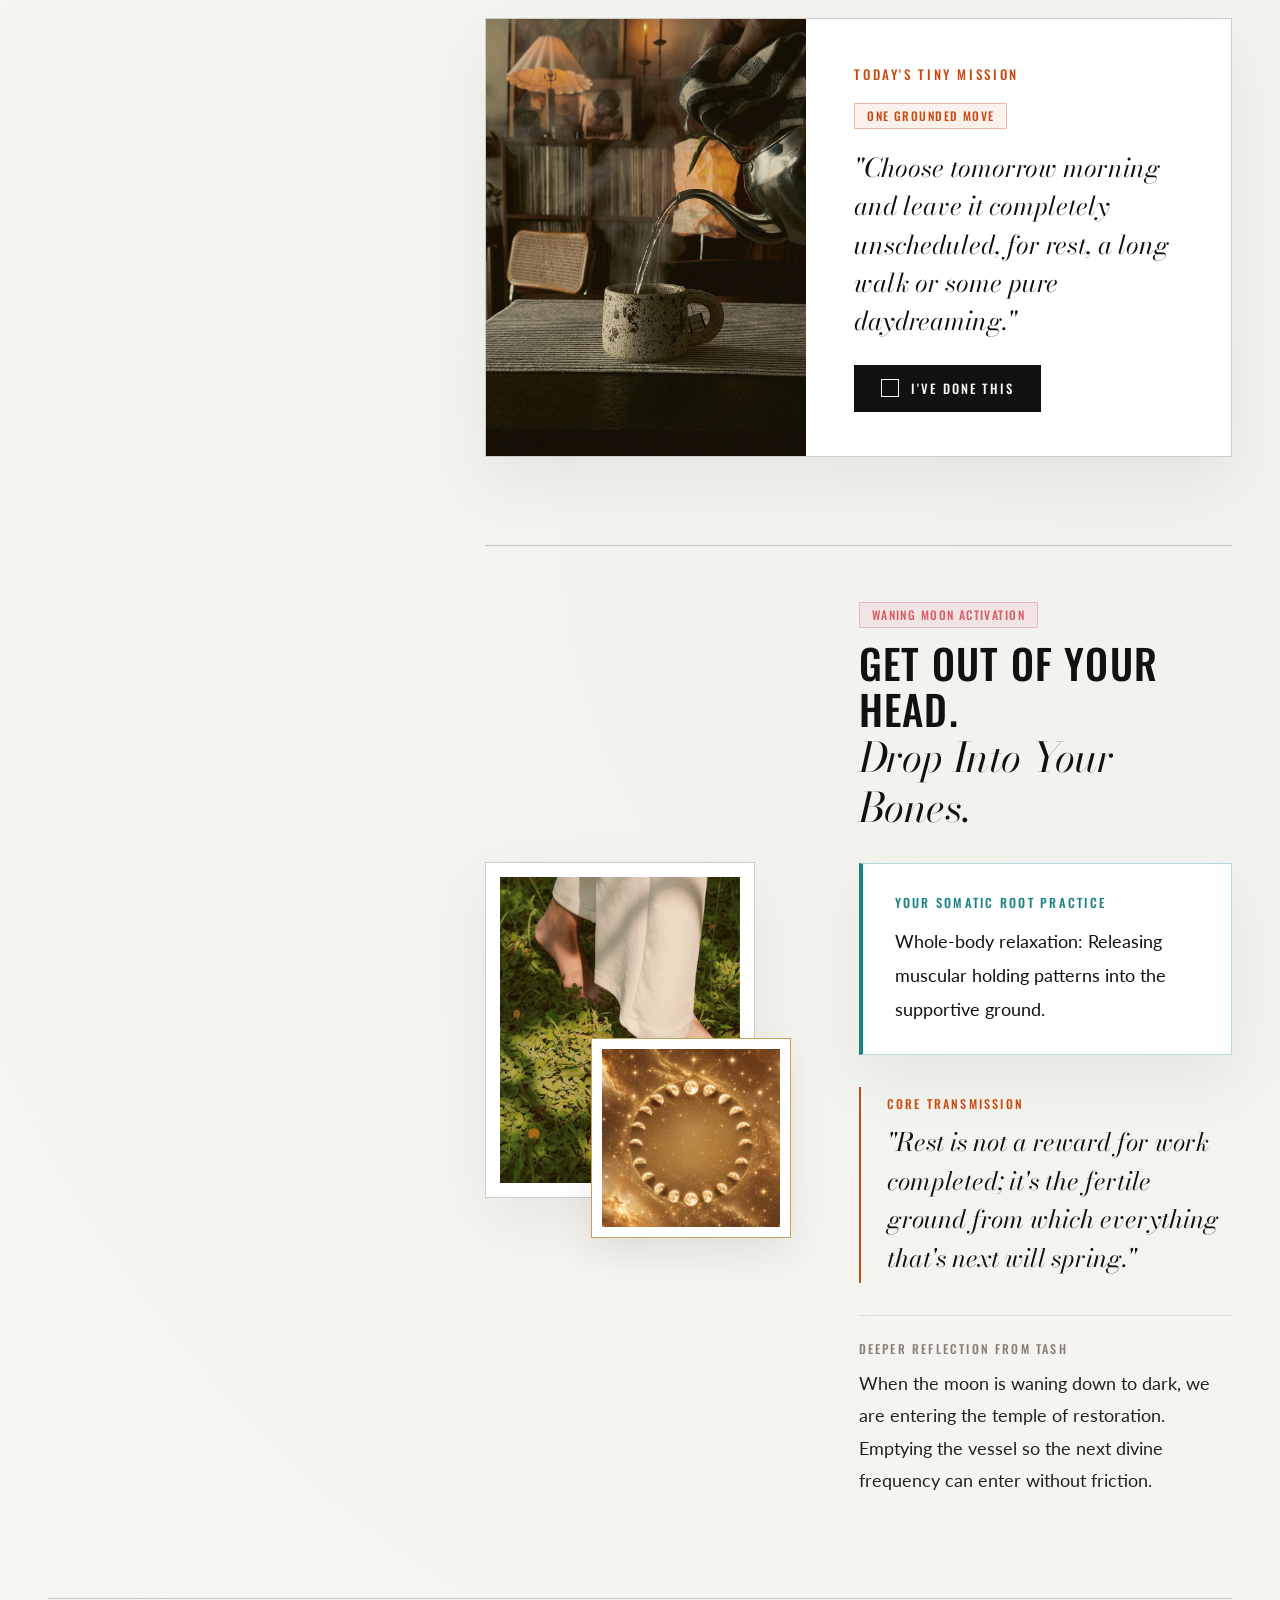
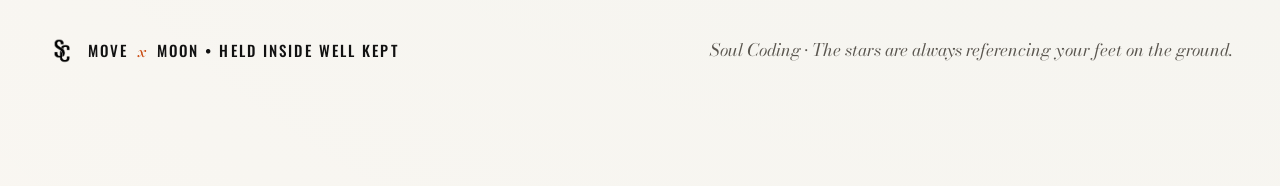
<file: Move x Moon/index.html>
<!DOCTYPE html>
<html lang="en">
<head>
  <meta charset="UTF-8">
  <meta name="viewport" content="width=device-width, initial-scale=1.0">
  <title>MOVE x MOON | Held Inside Well Kept</title>
  <meta name="description" content="Move x Moon (Well Kept Edition): A luxury personal lunar companion for leading yourself through your own life, day by day.">
  
  <!-- Typography System: Oswald (Titles) + Bodoni Moda (Highlight / Italic Voice) + Lato (Body) -->
  <link rel="preconnect" href="https://fonts.googleapis.com">
  <link rel="preconnect" href="https://fonts.gstatic.com" crossorigin>
  <link href="https://fonts.googleapis.com/css2?family=Bodoni+Moda:ital,opsz,wght@0,6..96,400..700;1,6..96,400..700&family=Lato:ital,wght@0,300;0,400;0,700;1,400&family=Oswald:wght@400;500;600;700&display=swap" rel="stylesheet">
  
  <link rel="stylesheet" href="styles.css?v=25.0">
  
  <!-- Favicon / Meta -->
  <link rel="icon" href="data:image/svg+xml,<svg xmlns='http://www.w3.org/2000/svg' viewBox='0 0 100 100'><circle cx='50' cy='50' r='45' fill='%23FAF7F2' stroke='%23C5A059' stroke-width='4'/><path d='M50 5 A45 45 0 0 1 50 95 A25 45 0 0 0 50 5' fill='%23141414'/></svg>">
</head>
<body>

  <div class="app-viewport">
    
    <!-- Editorial Masthead & Panoramic Hero Showcase -->
    <header class="editorial-header">
      <div class="masthead-bar">
        <div class="brand-monogram-lockup">
          <img src="images/soul-coding-monogram.png" alt="Soul Coding Monogram" class="brand-monogram-img">
          <div class="brand-collection-tag">
            <span class="collection-eyebrow">Well Kept</span>
            <span class="collection-sub">Spoken as Move By Moon</span>
          </div>
        </div>

        <div class="masthead-title-block">
          <h1 class="masthead-logo">MOVE <span class="brand-cross">x</span> MOON</h1>
          <div class="masthead-subtitle">Held inside Well Kept</div>
        </div>

        <div class="brand-actions-right">
          <button type="button" class="btn-return-today" id="btnReturnToday">
            <span class="today-dot"></span>
            <span>Return to Today</span>
          </button>
        </div>
      </div>

      <!-- Mobile-Only Hero Feature Image (Hidden on Desktop) -->
      <div class="hero-mobile-image-frame" aria-hidden="true">
        <img src="images/hero-mobile-portrait.jpg" alt="Move x Moon Personal Leadership" class="hero-mobile-img" loading="eager">
      </div>

      <!-- Full-Width Panoramic Hero Showcase -->
      <div class="hero-panoramic-card">
        <div class="hero-panoramic-scrim">
          <div class="hero-content-col">
            <div class="hero-title-group">
              <h2 class="hero-headline">Lead Yourself First.</h2>
              <div class="hero-subtext">The stars are always referencing your feet on the ground.</div>
            </div>
            
            <p class="hero-lead">
              Use each lunar rhythm to plant the seeds of who you're becoming, connect the dots in your everyday life, celebrate how far you've come, and rest without a drop of guilt.
            </p>

            <!-- Active Phase Floating Bar Inside Hero -->
            <div class="hero-live-status-block">
              <div class="status-left">
                <div class="mini-moon-container" id="bannerMiniMoon"></div>
                <div class="status-text-stack">
                  <div class="status-eyebrow" id="bannerDateLabel">Your Active Phase Today</div>
                  <h3 id="bannerPhaseName" class="status-phase-title">Current Moon</h3>
                  <div class="status-meta-pills">
                    <span class="pill-badge pill-teal" id="bannerIllumBadge">Illumination</span>
                    <span class="pill-badge pill-gold" id="bannerRhythmBadge">Lunar Rhythm</span>
                  </div>
                </div>
              </div>
            </div>
          </div>
        </div>
      </div>
    </header>

    <!-- Main Layout: Fixed Left Calendar + Spacious Scrolling Right Sanctuary -->
    <main class="main-sanctuary-layout">
      
      <!-- Left Column: Fixed / Sticky Interactive Calendar directly under Hero -->
      <aside class="calendar-sidebar" aria-label="Lunar Calendar Navigation">
        <div class="calendar-card">
          <div class="calendar-header-controls">
            <div class="cal-title-group">
              <div class="cal-month-title" id="calendarMonthTitle">Month Year</div>
              <div class="cal-subtext">Pick a date and let's see what the cosmos has cooked up for you</div>
            </div>
            <div class="cal-nav-btn-group">
              <button type="button" class="cal-icon-btn" id="btnPrevMonth" aria-label="Previous Month">
                <svg width="15" height="15" viewBox="0 0 24 24" fill="none" stroke="currentColor" stroke-width="2">
                  <polyline points="15 18 9 12 15 6"></polyline>
                </svg>
              </button>
              <button type="button" class="cal-icon-btn" id="btnNextMonth" aria-label="Next Month">
                <svg width="15" height="15" viewBox="0 0 24 24" fill="none" stroke="currentColor" stroke-width="2">
                  <polyline points="9 18 15 12 9 6"></polyline>
                </svg>
              </button>
            </div>
          </div>

          <!-- Weekdays -->
          <div class="weekday-row">
            <div class="weekday-label">Sun</div>
            <div class="weekday-label">Mon</div>
            <div class="weekday-label">Tue</div>
            <div class="weekday-label">Wed</div>
            <div class="weekday-label">Thu</div>
            <div class="weekday-label">Fri</div>
            <div class="weekday-label">Sat</div>
          </div>

          <!-- Days Grid -->
          <div class="calendar-days-grid" id="calendarDaysGrid">
            <!-- Populated dynamically via app.js -->
          </div>

          <!-- Calendar Legend -->
          <div class="calendar-legend-row">
            <div class="legend-item">
              <span class="day-key-phase-dot dot-new"></span>
              <span>New Moon</span>
            </div>
            <div class="legend-item">
              <span class="day-key-phase-dot dot-quarter"></span>
              <span>Half-Lit (50%)</span>
            </div>
            <div class="legend-item">
              <span class="day-key-phase-dot dot-full"></span>
              <span>Full Moon</span>
            </div>
          </div>

          <!-- Quick Cycle Jump Anchors -->
          <div class="cycle-jump-strip">
            <div class="cycle-jump-title">Jump to Upcoming Rhythms</div>
            <div class="cycle-jump-buttons">
              <button type="button" class="btn-cycle-jump" id="btnJumpNextNew">
                <span class="jump-rhythm">Next New Moon</span>
                <span class="jump-desc">Planting Seeds</span>
              </button>
              <button type="button" class="btn-cycle-jump" id="btnJumpNextWaxing">
                <span class="jump-rhythm">Next Waxing Moon</span>
                <span class="jump-desc">Connecting Dots</span>
              </button>
              <button type="button" class="btn-cycle-jump" id="btnJumpNextFull">
                <span class="jump-rhythm">Next Full Moon</span>
                <span class="jump-desc">Celebrating Wins</span>
              </button>
              <button type="button" class="btn-cycle-jump" id="btnJumpNextWaning">
                <span class="jump-rhythm">Next Waning Moon</span>
                <span class="jump-desc">Clearing &amp; Rest</span>
              </button>
            </div>
          </div>
        </div>
      </aside>

      <!-- Right Column: Spacious Scrolling Reading Experience -->
      <div class="reading-scroll-stream" id="readingStreamTop" aria-live="polite">
        
        <!-- SECTION 1: Phase Header, Coordinates & Meaning For Your Life with Striking Portrait -->
        <section class="editorial-section section-meaning">
          <div class="section-date-divider">
            <span class="date-label" id="readingHumanDate">Loading Date...</span>
            <span class="divider-hairline"></span>
            <span class="illum-range-label" id="readingIllumRange">0% to 3% Illumination</span>
          </div>

          <div class="phase-header-lockup">
            <div class="large-moon-viewport" id="heroLargeMoon" aria-hidden="true"></div>
            <div class="phase-titles-stack">
              <h2 class="reading-phase-heading" id="readingPhaseHeading">Lunar Phase</h2>
              <div class="reading-phase-subtext" id="readingPhaseSub">Daily Personal Rhythm</div>
            </div>
          </div>

          <!-- Open Architectural Astronomical Coordinates -->
          <div class="lunar-metrics-strip">
            <div class="metric-column">
              <div class="metric-label">Illumination</div>
              <div class="metric-value" id="metricIllum">--%</div>
            </div>
            <div class="metric-column">
              <div class="metric-label">Lunar Cycle</div>
              <div class="metric-value" id="metricAge">-- Days</div>
            </div>
            <div class="metric-column">
              <div class="metric-label">Moon Zodiac</div>
              <div class="metric-value" id="metricZodiac">--</div>
            </div>
            <div class="metric-column">
              <div class="metric-label">Energy Focus</div>
              <div class="metric-value-italic" id="energyCadenceBadge">Quiet Knowing</div>
            </div>
          </div>

          <!-- Meaning For Your Life + Striking Editorial Image Split -->
          <div class="meaning-spread-grid">
            <div class="meaning-narrative-block">
              <div class="section-kicker">Meaning For Your Life</div>
              <h3 class="theme-title" id="themeTitle">Theme Title</h3>
              <div class="theme-subtitle" id="themeEyebrow">Cycle Stage</div>
              <p class="theme-narrative dropcap-narrative" id="themeNarrative">Personal Narrative</p>
            </div>

            <div class="meaning-portrait-col">
              <figure class="editorial-portrait-frame">
                <div class="portrait-img-wrapper">
                  <img src="images/editorial-earth-feet.jpg" alt="Lunar phase editorial visual" class="editorial-portrait-img" id="chapterOnePortraitImg">
                </div>
              </figure>
            </div>
          </div>
        </section>

        <!-- SECTION 2: Question For You My Love... Sanctuary Band -->
        <section class="editorial-section section-inquiry">
          <div class="inquiry-sanctuary-band">
            <div class="inquiry-band-inner">
              <div class="inquiry-kicker">Question For You My Love...</div>
              
              <blockquote class="inquiry-display-quote" id="strategicInquiryQuote">
                "What do you long for that switches you on, turns you up and makes you a little uncomfortable all at the same time?"
              </blockquote>

              <div class="inquiry-prompt-hidden-mirror" hidden>
                <span id="bannerPromptText"></span>
              </div>
            </div>
          </div>
        </section>

        <!-- SECTION 3: How to Plan, What to Do: Little Things & Today's Tiny Mission -->
        <section class="editorial-section section-rhythm">
          <div class="rhythm-ledger-grid">
            
            <!-- Left Column: How to Plan + What to Lovingly Step Away From -->
            <article class="ledger-column planning-column">
              <div class="ledger-header">
                <div class="section-kicker">How to Plan</div>
                <h3 class="ledger-title">Your Rhythm <span class="italic-highlight">&amp; Focus Areas</span></h3>
              </div>

              <ul class="editorial-focus-list" id="planningFocusList">
                <!-- Populated via app.js -->
              </ul>

              <div class="pause-sanctuary-block">
                <div class="pause-label">What to Lovingly Step Away From</div>
                <ul class="pause-list" id="planningPauseList">
                  <!-- Populated via app.js -->
                </ul>
              </div>
            </article>

            <!-- Right Column: What to Do: Little Things -->
            <article class="ledger-column execution-column">
              <div class="ledger-header">
                <div class="ledger-header-top">
                  <div class="section-kicker">What to Do</div>
                  <span class="pill-badge pill-orange" id="littleThingsProgressBadge">0 of 3 Done</span>
                </div>
                <h3 class="ledger-title">Little Things <span class="italic-highlight">That Shift the Energy</span></h3>
              </div>

              <ul class="checklist-points-list" id="executionPriorityList">
                <!-- Populated via app.js with persistent checkboxes -->
              </ul>
            </article>

          </div>

          <!-- Today's Tiny Mission Feature Banner (With Striking Lifestyle Image) -->
          <div class="tiny-mission-showcase" id="sidebarMissionCard">
            <div class="mission-visual-col">
              <img src="images/editorial-morning-tea.jpg" alt="Today's Tiny Mission atmosphere" class="mission-feature-img" id="missionFeatureImg">
            </div>
            <div class="mission-copy-col">
              <div class="mission-top-row">
                <span class="mission-kicker">Today's Tiny Mission</span>
                <span class="pill-badge pill-orange" id="missionStatusPill">One Grounded Move</span>
              </div>
              <p class="mission-display-directive" id="tuesdayDirectiveText">
                "Open a blank page and write down the one thing you most want to welcome into your life."
              </p>
              <span id="tuesdayDirectiveTextInline" hidden></span>
              <div class="mission-cta-row">
                <button type="button" class="btn-mission-done" id="btnMissionComplete">
                  <span class="mission-check-box" id="missionCheckBox">
                    <svg width="12" height="12" viewBox="0 0 24 24" fill="none" stroke="currentColor" stroke-width="3">
                      <polyline points="20 6 9 17 4 12"></polyline>
                    </svg>
                  </span>
                  <span id="missionBtnLabel">I've Done This</span>
                </button>
              </div>
            </div>
          </div>
        </section>

        <!-- SECTION 4: Somatic Root & Embodied Wisdom (Gallery Split) -->
        <section class="editorial-section section-somatic">
          <div class="somatic-gallery-grid">
            <!-- Left Column: Layered Editorial Imagery -->
            <div class="somatic-collage-col">
              <div class="collage-primary-frame">
                <img src="images/activation-orb-holding.jpg" alt="Embodied somatic anchor" class="collage-primary-img" id="somaticPrimaryImg">
              </div>
              <div class="collage-secondary-frame">
                <img src="images/fibonacci-spiral-blueprint.jpg" alt="Sacred geometry proportion" class="collage-secondary-img" id="somaticSecondaryImg">
              </div>
            </div>

            <!-- Right Column: Spacious Somatic Practice & Direct Transmission -->
            <div class="somatic-wisdom-col">
              <div class="somatic-header-group">
                <span class="pill-badge pill-blush" id="quoteAttribution">Physical Grounding</span>
                <h3 class="somatic-display-title">
                  Get Out of Your Head.<br>
                  <span class="italic-highlight">Drop Into Your Bones.</span>
                </h3>
              </div>

              <div class="somatic-practice-sanctuary">
                <div class="somatic-eyebrow">Your Somatic Root Practice</div>
                <p class="somatic-instruction" id="somaticInstruction">
                  Instruction text...
                </p>
              </div>

              <div class="transmission-pullquote-block">
                <div class="quote-eyebrow">Core Transmission</div>
                <blockquote class="quote-text" id="activationWisdomQuote">
                  "Transmission quote..."
                </blockquote>
              </div>

              <div class="wisdom-excerpt-block">
                <div class="excerpt-eyebrow">Deeper Reflection from Tash</div>
                <p class="excerpt-text" id="activationWisdomExcerpt">
                  Wisdom excerpt text...
                </p>
              </div>
            </div>
          </div>
        </section>

      </div>

    </main>

    <!-- Footer -->
    <footer class="app-footer">
      <div class="footer-brand-lockup">
        <img src="images/soul-coding-monogram.png" alt="" class="footer-monogram" aria-hidden="true">
        <div class="footer-brand">MOVE <span class="footer-cross">x</span> MOON &bull; Held inside Well Kept</div>
      </div>
      <div class="footer-note">Soul Coding &bull; The stars are always referencing your feet on the ground.</div>
    </footer>

  </div>

  <!-- Application Logic Scripts -->
  <script src="lunar_data.js?v=12.0"></script>
  <script src="app.js?v=12.0"></script>
</body>
</html>
</file>
<file: styles.css>
/* ==========================================================================
   MOVE x MOON — WELL KEPT EDITION (LUXURY EDITORIAL SANCTUARY)
   Aesthetic: High-Luxury Magazine Sanctuary on Warm Linen Paper
   Layout: Fixed Left Calendar under Hero + Spacious Scrolling Right Stream
   Colors: Warm Paper (#FAF7F2), Parchment (#F2EBE0), Obsidian (#111111),
           Teal (#1A8285), Burnt Orange (#C94A10), Blush Red (#D95D69), Gold (#C5A059)
   
   TYPOGRAPHY SYSTEM:
   - TITLES & WAYFINDING: Oswald (400/500/600, uppercase, architectural tracking)
   - HIGHLIGHT & VOICE: Bodoni Moda (italic & regular, high-contrast luxury serif)
   - BODY & NARRATIVE: Lato (300/400/700, open, warm, effortless legibility)
   ========================================================================== */

@import url('https://fonts.googleapis.com/css2?family=Bodoni+Moda:ital,opsz,wght@0,6..96,400..700;1,6..96,400..700&family=Lato:ital,wght@0,300;0,400;0,700;1,400&family=Oswald:wght@400;500;600;700&display=swap');

:root {
  /* Warm Paper & Parchment Palette */
  --bg-canvas: #FAF7F2;
  --bg-canvas-subtle: #F4EFE6;
  --bg-card: #FFFFFF;
  --bg-card-elevated: #F9F6F0;
  --bg-parchment-band: #F2EBE0;
  
  /* Text & Inks */
  --ink-primary: #111111;
  --ink-secondary: #22211F;
  --ink-muted: #5A564F;
  --ink-faint: #857F75;
  
  /* Vibrant Accent Pops */
  --accent-teal: #1A8285;
  --accent-teal-soft: rgba(26, 130, 133, 0.08);
  --accent-teal-border: rgba(26, 130, 133, 0.30);
  
  --accent-orange: #C94A10;
  --accent-orange-soft: rgba(201, 74, 16, 0.08);
  --accent-orange-border: rgba(201, 74, 16, 0.32);
  
  --accent-blush: #D95D69;
  --accent-blush-soft: rgba(217, 93, 105, 0.09);
  --accent-blush-border: rgba(217, 93, 105, 0.32);
  
  --accent-gold: #C5A059;
  --accent-gold-soft: rgba(197, 160, 89, 0.14);
  --accent-gold-border: rgba(197, 160, 89, 0.45);
  
  /* Hairlines & Subtle Elevation */
  --hairline: rgba(20, 20, 20, 0.11);
  --hairline-strong: rgba(20, 20, 20, 0.22);
  --shadow-editorial: 0 24px 60px rgba(20, 18, 15, 0.06);
  --shadow-float: 0 14px 36px rgba(20, 18, 15, 0.08);
  
  /* Three-Typeface System */
  --font-headline: 'Oswald', -apple-system, BlinkMacSystemFont, sans-serif;
  --font-subtitle: 'Bodoni Moda', Didot, Georgia, serif;
  --font-body: 'Lato', -apple-system, BlinkMacSystemFont, sans-serif;
  
  --transition-luxury: all 0.35s cubic-bezier(0.16, 1, 0.3, 1);
}

*, *::before, *::after {
  box-sizing: border-box;
  margin: 0;
  padding: 0;
}

html {
  font-size: 16px;
  scroll-behavior: smooth;
  background-color: var(--bg-canvas);
}

body {
  font-family: var(--font-body);
  font-weight: 400;
  background-color: var(--bg-canvas);
  color: var(--ink-primary);
  line-height: 1.8;
  min-height: 100vh;
  -webkit-font-smoothing: antialiased;
  -moz-osx-font-smoothing: grayscale;
  background-image: 
    radial-gradient(circle at 12% 8%, rgba(197, 160, 89, 0.05) 0%, transparent 45%),
    radial-gradient(circle at 88% 75%, rgba(26, 130, 133, 0.04) 0%, transparent 50%);
}

/* ==========================================================================
   MAIN VIEWPORT & EDITORIAL MASTHEAD
   ========================================================================== */

.app-viewport {
  max-width: 1480px;
  margin: 0 auto;
  padding: 36px 48px 120px;
}

@media (max-width: 768px) {
  .app-viewport {
    padding: 24px 18px 80px;
  }
}

.editorial-header {
  display: flex;
  flex-direction: column;
  gap: 36px;
  margin-bottom: 64px;
}

.masthead-bar {
  display: grid;
  grid-template-columns: 1fr auto 1fr;
  align-items: center;
  gap: 24px;
  padding-bottom: 24px;
  border-bottom: 1px solid var(--hairline);
}

@media (max-width: 860px) {
  .masthead-bar {
    grid-template-columns: 1fr;
    justify-items: center;
    gap: 16px;
  }
}

.brand-monogram-lockup {
  display: flex;
  align-items: center;
  gap: 14px;
}

.brand-monogram-img {
  width: 32px;
  height: 32px;
  object-fit: contain;
  display: block;
}

.brand-collection-tag {
  display: flex;
  flex-direction: column;
  border-left: 1px solid var(--accent-gold);
  padding-left: 12px;
}

.collection-eyebrow {
  font-family: var(--font-headline);
  font-size: 0.74rem;
  font-weight: 500;
  text-transform: uppercase;
  letter-spacing: 0.18em;
  color: var(--ink-primary);
  line-height: 1.1;
}

.collection-sub {
  font-family: var(--font-subtitle);
  font-style: italic;
  font-size: 0.88rem;
  color: var(--ink-muted);
  line-height: 1.25;
}

.masthead-title-block {
  display: flex;
  flex-direction: column;
  align-items: center;
  text-align: center;
  gap: 6px;
}

.masthead-logo {
  font-family: var(--font-headline);
  font-size: 3.35rem;
  font-weight: 600;
  text-transform: uppercase;
  letter-spacing: 0.14em;
  margin-right: -0.14em;
  color: var(--ink-primary);
  line-height: 0.98;
}

.brand-cross {
  font-family: var(--font-subtitle);
  font-style: italic;
  font-size: 0.88em;
  font-weight: 400;
  text-transform: lowercase;
  letter-spacing: 0.04em;
  color: var(--accent-orange);
  display: inline-block;
  margin: 0 4px;
}

.masthead-subtitle {
  font-family: var(--font-subtitle);
  font-style: italic;
  font-weight: 400;
  font-size: 1.18rem;
  color: var(--ink-muted);
  letter-spacing: 0.02em;
}

.brand-actions-right {
  display: flex;
  justify-content: flex-end;
  align-items: center;
}

.btn-return-today {
  font-family: var(--font-headline);
  font-size: 0.76rem;
  font-weight: 500;
  text-transform: uppercase;
  letter-spacing: 0.14em;
  padding: 10px 20px;
  background: var(--bg-card);
  color: var(--ink-primary);
  border: 1px solid var(--hairline-strong);
  display: inline-flex;
  align-items: center;
  gap: 8px;
  cursor: pointer;
  transition: var(--transition-luxury);
}

.btn-return-today:hover {
  border-color: var(--accent-orange);
  color: var(--accent-orange);
}

.today-dot {
  width: 6px;
  height: 6px;
  border-radius: 50%;
  background: var(--accent-orange);
  display: inline-block;
}

@media (max-width: 640px) {
  .masthead-logo {
    font-size: 2.35rem;
  }
}

/* ==========================================================================
   NIGHT BANNER HERO
   Full-bleed moonlit image, headline over the sky, status block, four rhythms
   ========================================================================== */

.night-hero {
  background: #141414;
  color: var(--bg-canvas);
  border: 1px solid var(--accent-gold-border);
  box-shadow: var(--shadow-editorial);
  overflow: hidden;
}

.night-hero-stage {
  position: relative;
  min-height: 640px;
  display: flex;
  align-items: center;
  isolation: isolate;
  padding: 72px 56px;
}

.night-hero-media,
.night-hero-media img {
  position: absolute;
  inset: 0;
  width: 100%;
  height: 100%;
  z-index: -2;
}

.night-hero-media img {
  object-fit: cover;
  object-position: 78% 50%;
}

.night-hero-stage::after {
  content: "";
  position: absolute;
  inset: 0;
  z-index: -1;
  background:
    linear-gradient(90deg, rgba(20, 20, 20, 0.78) 0%, rgba(20, 20, 20, 0.34) 45%, rgba(20, 20, 20, 0) 70%),
    linear-gradient(180deg, rgba(20, 20, 20, 0) 72%, #141414 100%);
}

.hero-content-col {
  width: 100%;
  max-width: 540px;
  display: flex;
  flex-direction: column;
  gap: 24px;
}

.hero-eyebrow {
  font-family: var(--font-body);
  font-size: 0.76rem;
  font-weight: 700;
  letter-spacing: 0.22em;
  text-transform: uppercase;
  color: var(--accent-gold);
}

.hero-title-group {
  display: flex;
  flex-direction: column;
  gap: 14px;
}

.hero-headline {
  font-family: var(--font-headline);
  font-size: clamp(2.8rem, 6.4vw, 5.4rem);
  font-weight: 600;
  text-transform: uppercase;
  letter-spacing: 0.04em;
  color: var(--bg-canvas);
  line-height: 1.02;
}

.hero-headline em {
  font-family: var(--font-subtitle);
  font-style: italic;
  font-weight: 400;
  text-transform: none;
  letter-spacing: -0.01em;
  font-size: 1.1em;
  color: var(--accent-gold);
}

.hero-subtext {
  font-family: var(--font-subtitle);
  font-style: italic;
  font-weight: 400;
  font-size: 1.42rem;
  color: #E9D7AE;
  line-height: 1.4;
}

.hero-lead {
  font-family: var(--font-body);
  font-weight: 400;
  font-size: 1.12rem;
  color: #DDD6C6;
  line-height: 1.8;
  max-width: 470px;
}

/* Active Phase Bar Inside Hero (dark glass) */
.hero-live-status-block {
  margin-top: 8px;
  background: rgba(20, 20, 20, 0.62);
  backdrop-filter: blur(10px);
  -webkit-backdrop-filter: blur(10px);
  border: 1px solid rgba(197, 160, 89, 0.35);
  border-left: 4px solid var(--accent-gold);
  padding: 20px 28px;
  display: inline-flex;
  align-items: center;
  gap: 24px;
  align-self: flex-start;
}

.status-left {
  display: flex;
  align-items: center;
  gap: 20px;
}

.status-text-stack {
  display: flex;
  flex-direction: column;
  gap: 4px;
}

.status-eyebrow {
  font-family: var(--font-subtitle);
  font-style: italic;
  font-size: 0.96rem;
  color: #C9C2B0;
}

.status-phase-title {
  font-family: var(--font-headline);
  font-size: 1.45rem;
  font-weight: 600;
  text-transform: uppercase;
  letter-spacing: 0.05em;
  color: var(--bg-canvas);
  line-height: 1.1;
}

.status-meta-pills {
  display: flex;
  align-items: center;
  gap: 8px;
  margin-top: 6px;
  flex-wrap: wrap;
}

.night-hero .pill-teal {
  background: rgba(26, 130, 133, 0.22);
  color: #8FD6D8;
  border-color: rgba(143, 214, 216, 0.4);
}

.night-hero .pill-gold {
  background: rgba(197, 160, 89, 0.16);
  color: #E3C783;
  border-color: rgba(197, 160, 89, 0.5);
}

/* Four rhythms strip */
.hero-rhythms {
  display: grid;
  grid-template-columns: repeat(4, 1fr);
  border-top: 1px solid rgba(197, 160, 89, 0.35);
  background: #141414;
}

.rhythm-item {
  display: flex;
  align-items: center;
  gap: 16px;
  padding: 22px 20px;
}

.rhythm-item + .rhythm-item {
  border-left: 1px solid rgba(197, 160, 89, 0.22);
}

.rhythm-moon {
  flex: none;
  width: 44px;
  height: 44px;
  display: block;
}

.rhythm-item b {
  display: block;
  font-family: var(--font-headline);
  font-size: 1.05rem;
  font-weight: 500;
  letter-spacing: 0.06em;
  text-transform: uppercase;
  color: var(--bg-canvas);
  line-height: 1.15;
}

.rhythm-item i {
  font-family: var(--font-subtitle);
  font-size: 1.05rem;
  color: var(--accent-gold);
}

@media (max-width: 960px) {
  .night-hero-stage {
    display: block;
    min-height: 0;
    padding: 0 0 8px;
  }

  .night-hero-media,
  .night-hero-media img {
    position: static;
    display: block;
    z-index: 0;
  }

  .night-hero-media img {
    height: auto;
    aspect-ratio: 9 / 13;
    max-height: 72vh;
    object-position: 50% 40%;
  }

  .night-hero-stage::after {
    background: linear-gradient(180deg, rgba(20, 20, 20, 0) 55%, #141414 100%);
    height: 72vh;
    bottom: auto;
  }

  .hero-content-col {
    max-width: none;
    padding: 28px 24px 32px;
  }

  .hero-rhythms {
    grid-template-columns: 1fr 1fr;
  }

  .rhythm-item:nth-child(3) {
    border-left: 0;
  }

  .rhythm-item:nth-child(n+3) {
    border-top: 1px solid rgba(197, 160, 89, 0.22);
  }
}

@media (max-width: 520px) {
  .hero-live-status-block {
    padding: 16px 18px;
    gap: 14px;
  }

  .hero-rhythms {
    grid-template-columns: 1fr;
  }

  .rhythm-item + .rhythm-item {
    border-left: 0;
    border-top: 1px solid rgba(197, 160, 89, 0.22);
  }
}

.pill-badge {
  font-family: var(--font-headline);
  font-size: 0.74rem;
  font-weight: 500;
  text-transform: uppercase;
  letter-spacing: 0.12em;
  padding: 5px 12px;
  line-height: 1.2;
  display: inline-block;
}

.pill-teal {
  background: var(--accent-teal-soft);
  color: var(--accent-teal);
  border: 1px solid var(--accent-teal-border);
}

.pill-orange {
  background: var(--accent-orange-soft);
  color: var(--accent-orange);
  border: 1px solid var(--accent-orange-border);
}

.pill-blush {
  background: var(--accent-blush-soft);
  color: var(--accent-blush);
  border: 1px solid var(--accent-blush-border);
}

.pill-gold {
  background: var(--accent-gold-soft);
  color: #8A681B;
  border: 1px solid var(--accent-gold-border);
}

/* ==========================================================================
   MAIN SANCTUARY SPLIT: FIXED LEFT CALENDAR + SPACIOUS RIGHT SCROLL
   ========================================================================== */

.main-sanctuary-layout {
  display: grid;
  grid-template-columns: minmax(340px, 1fr) minmax(0, 2fr);
  gap: 64px;
  align-items: start;
  width: 100%;
}

@media (max-width: 1120px) {
  .main-sanctuary-layout {
    grid-template-columns: 1fr;
    gap: 56px;
  }
}

/* Fixed / Sticky One-Third Left Calendar Sidebar */
.calendar-sidebar {
  position: sticky;
  top: 24px;
  align-self: start;
  z-index: 10;
}

@media (max-width: 1120px) {
  .calendar-sidebar {
    position: static;
  }
}

.calendar-card {
  background: var(--bg-card);
  border: 1px solid var(--hairline-strong);
  border-top: 3px solid var(--accent-gold);
  padding: 30px 26px;
  box-shadow: var(--shadow-editorial);
}

.calendar-header-controls {
  display: flex;
  align-items: center;
  justify-content: space-between;
  margin-bottom: 20px;
  padding-bottom: 14px;
  border-bottom: 1px solid var(--hairline);
}

.cal-month-title {
  font-family: var(--font-headline);
  font-size: 1.5rem;
  font-weight: 500;
  text-transform: uppercase;
  letter-spacing: 0.06em;
  color: var(--ink-primary);
  line-height: 1;
}

.cal-subtext {
  font-family: var(--font-subtitle);
  font-style: italic;
  font-size: 0.94rem;
  color: var(--ink-muted);
  margin-top: 4px;
  line-height: 1.3;
}

.cal-nav-btn-group {
  display: flex;
  align-items: center;
  gap: 6px;
  flex-shrink: 0;
}

.cal-icon-btn {
  width: 34px;
  height: 34px;
  border: 1px solid var(--hairline-strong);
  background: var(--bg-card);
  color: var(--ink-primary);
  display: flex;
  align-items: center;
  justify-content: center;
  cursor: pointer;
  transition: var(--transition-luxury);
}

.cal-icon-btn:hover {
  background: var(--ink-primary);
  color: var(--bg-canvas);
}

.weekday-row {
  display: grid;
  grid-template-columns: repeat(7, minmax(0, 1fr));
  text-align: center;
  margin-bottom: 8px;
  padding-bottom: 6px;
}

.weekday-label {
  font-family: var(--font-headline);
  font-size: 0.74rem;
  font-weight: 500;
  text-transform: uppercase;
  letter-spacing: 0.12em;
  color: var(--ink-faint);
}

.calendar-days-grid {
  display: grid;
  grid-template-columns: repeat(7, minmax(0, 1fr));
  gap: 5px;
}

.cal-day-cell {
  min-height: 54px;
  border: 1px solid var(--hairline);
  background: var(--bg-card-elevated);
  display: flex;
  flex-direction: column;
  align-items: center;
  justify-content: space-between;
  padding: 6px 2px;
  cursor: pointer;
  transition: var(--transition-luxury);
  position: relative;
}

.cal-day-cell:hover {
  background: var(--bg-canvas-subtle);
  border-color: var(--accent-gold);
  transform: translateY(-1px);
}

.cal-day-cell.other-month {
  opacity: 0.25;
  background: transparent;
}

.cal-day-cell.is-today {
  border-color: var(--accent-orange);
  background: var(--accent-orange-soft);
}

.cal-day-cell.is-selected {
  background: var(--bg-card) !important;
  border: 1.5px solid var(--accent-gold) !important;
  box-shadow: 0 0 0 1px var(--accent-gold), 0 6px 18px rgba(197, 160, 89, 0.22) !important;
  z-index: 3;
}

.day-num {
  font-family: var(--font-headline);
  font-size: 0.76rem;
  font-weight: 500;
  color: var(--ink-primary);
  line-height: 1;
}

.day-moon-container {
  width: 20px;
  height: 20px;
  display: flex;
  align-items: center;
  justify-content: center;
}

.day-moon-container svg {
  width: 100%;
  height: 100%;
  display: block;
}

.day-key-phase-dot {
  width: 5px;
  height: 5px;
  border-radius: 50%;
  display: inline-block;
}

.dot-new { background: var(--accent-teal); }
.dot-full { background: var(--accent-blush); }
.dot-quarter { background: var(--accent-orange); }

.calendar-legend-row {
  display: flex;
  align-items: center;
  justify-content: center;
  gap: 16px;
  margin-top: 14px;
  padding-top: 12px;
  border-top: 1px dashed var(--hairline);
  font-family: var(--font-body);
  font-size: 0.78rem;
  color: var(--ink-muted);
}

.legend-item {
  display: flex;
  align-items: center;
  gap: 6px;
}

.cycle-jump-strip {
  margin-top: 20px;
  padding-top: 18px;
  border-top: 1px solid var(--hairline);
  display: flex;
  flex-direction: column;
  gap: 12px;
}

.cycle-jump-title {
  font-family: var(--font-headline);
  font-size: 0.76rem;
  font-weight: 500;
  text-transform: uppercase;
  letter-spacing: 0.16em;
  color: var(--ink-muted);
}

.cycle-jump-buttons {
  display: grid;
  grid-template-columns: repeat(2, 1fr);
  gap: 8px;
}

.btn-cycle-jump {
  padding: 12px 14px;
  background: var(--bg-card-elevated);
  border: 1px solid var(--hairline-strong);
  border-left: 3px solid var(--accent-gold);
  cursor: pointer;
  text-align: left;
  transition: var(--transition-luxury);
  display: flex;
  flex-direction: column;
  gap: 2px;
}

.btn-cycle-jump:hover {
  background: var(--bg-canvas-subtle);
  border-color: var(--ink-primary);
  transform: translateY(-1px);
}

.jump-rhythm {
  font-family: var(--font-headline);
  font-size: 0.80rem;
  font-weight: 500;
  text-transform: uppercase;
  letter-spacing: 0.05em;
  color: var(--ink-primary);
}

.jump-desc {
  font-family: var(--font-subtitle);
  font-style: italic;
  font-size: 0.88rem;
  color: var(--ink-muted);
}

#btnJumpNextNew { border-left-color: var(--accent-teal); }
#btnJumpNextWaxing { border-left-color: var(--accent-orange); }
#btnJumpNextFull { border-left-color: var(--accent-blush); }
#btnJumpNextWaning { border-left-color: var(--accent-teal); }

/* ==========================================================================
   RIGHT COLUMN: SPACIOUS SCROLLING READING STREAM
   ========================================================================== */

.reading-scroll-stream {
  display: flex;
  flex-direction: column;
  gap: 88px;
  min-width: 0;
}

.editorial-section {
  display: flex;
  flex-direction: column;
  gap: 44px;
}

.section-date-divider {
  display: flex;
  align-items: center;
  gap: 20px;
}

.date-label {
  font-family: var(--font-headline);
  font-size: 0.80rem;
  font-weight: 500;
  text-transform: uppercase;
  letter-spacing: 0.2em;
  color: var(--ink-muted);
  flex-shrink: 0;
}

.divider-hairline {
  height: 1px;
  flex-grow: 1;
  background: var(--hairline-strong);
}

.illum-range-label {
  font-family: var(--font-subtitle);
  font-style: italic;
  font-size: 1.02rem;
  color: var(--accent-teal);
  flex-shrink: 0;
}

.section-kicker {
  font-family: var(--font-headline);
  font-size: 0.78rem;
  font-weight: 500;
  text-transform: uppercase;
  letter-spacing: 0.2em;
  color: var(--accent-teal);
  margin-bottom: 10px;
}

.italic-highlight {
  font-family: var(--font-subtitle);
  font-style: italic;
  font-weight: 400;
  text-transform: none;
  letter-spacing: -0.01em;
}

/* ==========================================================================
   SECTION 1: PHASE HEADER, COORDINATES & MEANING FOR YOUR LIFE
   ========================================================================== */

.phase-header-lockup {
  display: flex;
  align-items: center;
  gap: 32px;
}

@media (max-width: 600px) {
  .phase-header-lockup {
    flex-direction: column;
    align-items: flex-start;
    gap: 20px;
  }
}

.large-moon-viewport {
  width: 112px;
  height: 112px;
  border-radius: 50%;
  background: #141414;
  border: 2px solid var(--accent-gold);
  box-shadow: 0 0 42px rgba(197, 160, 89, 0.30);
  display: flex;
  align-items: center;
  justify-content: center;
  flex-shrink: 0;
}

.phase-titles-stack {
  display: flex;
  flex-direction: column;
  gap: 6px;
  align-items: flex-start;
}

.reading-phase-heading {
  font-family: var(--font-headline);
  font-size: 3.25rem;
  font-weight: 600;
  text-transform: uppercase;
  letter-spacing: 0.04em;
  color: var(--ink-primary);
  line-height: 1.02;
}

@media (max-width: 640px) {
  .reading-phase-heading {
    font-size: 2.35rem;
  }
}

.reading-phase-subtext {
  font-family: var(--font-subtitle);
  font-style: italic;
  font-weight: 400;
  font-size: 1.32rem;
  color: var(--ink-muted);
  line-height: 1.4;
}

/* Open Architectural Astronomical Coordinates */
.lunar-metrics-strip {
  display: grid;
  grid-template-columns: repeat(4, auto);
  justify-content: space-between;
  gap: 24px;
  padding: 24px 0;
  border-top: 1px solid var(--hairline);
  border-bottom: 1px solid var(--hairline);
}

@media (max-width: 680px) {
  .lunar-metrics-strip {
    grid-template-columns: repeat(2, 1fr);
  }
}

.metric-column {
  display: flex;
  flex-direction: column;
  gap: 4px;
}

.metric-label {
  font-family: var(--font-headline);
  font-size: 0.72rem;
  font-weight: 500;
  text-transform: uppercase;
  letter-spacing: 0.16em;
  color: var(--ink-faint);
}

.metric-value {
  font-family: var(--font-headline);
  font-size: 1.4rem;
  font-weight: 500;
  letter-spacing: 0.03em;
  color: var(--ink-primary);
}

.metric-value-italic {
  font-family: var(--font-subtitle);
  font-style: italic;
  font-size: 1.15rem;
  color: var(--accent-teal);
  line-height: 1.35;
}

/* Meaning For Your Life + Striking Editorial Portrait Split */
.meaning-spread-grid {
  display: grid;
  grid-template-columns: 1.15fr 0.85fr;
  gap: 56px;
  align-items: center;
}

@media (max-width: 900px) {
  .meaning-spread-grid {
    grid-template-columns: 1fr;
    gap: 40px;
  }
}

.meaning-narrative-block {
  display: flex;
  flex-direction: column;
  gap: 10px;
}

.theme-title {
  font-family: var(--font-headline);
  font-size: 2.1rem;
  font-weight: 500;
  text-transform: uppercase;
  letter-spacing: 0.03em;
  color: var(--ink-primary);
  line-height: 1.18;
}

.theme-subtitle {
  font-family: var(--font-subtitle);
  font-style: italic;
  font-weight: 400;
  font-size: 1.38rem;
  color: var(--accent-orange);
  line-height: 1.4;
  margin-bottom: 10px;
}

.theme-narrative {
  font-family: var(--font-body);
  font-weight: 400;
  font-size: 1.2rem;
  color: var(--ink-secondary);
  line-height: 1.92;
}

.dropcap-narrative::first-letter {
  float: left;
  font-family: var(--font-subtitle);
  font-size: 4.2rem;
  line-height: 0.82;
  padding: 6px 16px 0 0;
  color: var(--accent-orange);
  font-weight: 400;
}

.editorial-portrait-frame {
  padding: 16px;
  border: 1px solid var(--accent-gold-border);
  background: var(--bg-card);
  box-shadow: var(--shadow-editorial);
}

.portrait-img-wrapper {
  width: 100%;
  aspect-ratio: 4 / 5;
  overflow: hidden;
  background: #141414;
}

.editorial-portrait-img {
  width: 100%;
  height: 100%;
  object-fit: cover;
  object-position: center;
  display: block;
  transition: transform 0.8s cubic-bezier(0.16, 1, 0.3, 1);
}

.editorial-portrait-frame:hover .editorial-portrait-img {
  transform: scale(1.03);
}

/* ==========================================================================
   SECTION 2: QUESTION FOR YOU MY LOVE... SANCTUARY BAND
   ========================================================================== */

.inquiry-sanctuary-band {
  background-color: var(--bg-parchment-band);
  background-image: radial-gradient(circle at 50% 50%, rgba(197, 160, 89, 0.12) 0%, transparent 70%);
  border-top: 1px solid var(--accent-gold-border);
  border-bottom: 1px solid var(--accent-gold-border);
  padding: 72px 56px;
  text-align: center;
}

@media (max-width: 768px) {
  .inquiry-sanctuary-band {
    padding: 52px 24px;
  }
}

.inquiry-band-inner {
  max-width: 760px;
  margin: 0 auto;
  display: flex;
  flex-direction: column;
  align-items: center;
  gap: 24px;
}

.inquiry-kicker {
  font-family: var(--font-headline);
  font-size: 0.82rem;
  font-weight: 500;
  text-transform: uppercase;
  letter-spacing: 0.22em;
  color: var(--accent-orange);
}

.inquiry-display-quote {
  font-family: var(--font-subtitle);
  font-style: italic;
  font-weight: 400;
  font-size: 2.15rem;
  color: var(--ink-primary);
  line-height: 1.44;
  letter-spacing: -0.01em;
}

@media (max-width: 640px) {
  .inquiry-display-quote {
    font-size: 1.55rem;
  }
}

.btn-toggle-journal {
  font-family: var(--font-headline);
  font-size: 0.78rem;
  font-weight: 500;
  text-transform: uppercase;
  letter-spacing: 0.16em;
  padding: 12px 26px;
  background: var(--bg-card);
  border: 1px solid var(--hairline-strong);
  color: var(--ink-primary);
  cursor: pointer;
  transition: var(--transition-luxury);
}

.btn-toggle-journal:hover {
  border-color: var(--accent-orange);
  color: var(--accent-orange);
}

.personal-journal-drawer {
  width: 100%;
  margin-top: 8px;
  padding: 26px 28px;
  background: var(--bg-card);
  border: 1px solid var(--hairline-strong);
  text-align: left;
  box-shadow: var(--shadow-float);
}

.journal-input-label {
  display: flex;
  align-items: center;
  justify-content: space-between;
  font-family: var(--font-headline);
  font-size: 0.76rem;
  font-weight: 500;
  text-transform: uppercase;
  letter-spacing: 0.14em;
  color: var(--ink-muted);
  margin-bottom: 12px;
}

.journal-saved-indicator {
  font-family: var(--font-subtitle);
  font-style: italic;
  text-transform: none;
  letter-spacing: 0;
  font-size: 0.92rem;
  color: var(--accent-teal);
}

.journal-textarea {
  width: 100%;
  font-family: var(--font-body);
  font-size: 1.06rem;
  line-height: 1.75;
  color: var(--ink-primary);
  background: var(--bg-canvas);
  border: 1px solid var(--hairline-strong);
  padding: 16px 18px;
  resize: vertical;
}

.journal-textarea:focus {
  outline: none;
  border-color: var(--accent-teal);
}

/* ==========================================================================
   SECTION 3: HOW TO PLAN, LITTLE THINGS & TODAY'S TINY MISSION
   ========================================================================== */

.rhythm-ledger-grid {
  display: grid;
  grid-template-columns: 1fr 1fr;
  gap: 64px;
  position: relative;
  padding-top: 24px;
  border-top: 1px solid var(--hairline-strong);
}

.rhythm-ledger-grid::after {
  content: '';
  position: absolute;
  top: 24px;
  bottom: 0;
  left: 50%;
  width: 1px;
  background: var(--hairline);
}

@media (max-width: 900px) {
  .rhythm-ledger-grid {
    grid-template-columns: 1fr;
    gap: 48px;
  }
  .rhythm-ledger-grid::after {
    display: none;
  }
}

.ledger-column {
  display: flex;
  flex-direction: column;
  gap: 32px;
}

.ledger-header {
  display: flex;
  flex-direction: column;
  gap: 6px;
  padding-bottom: 20px;
  border-bottom: 1px solid var(--hairline);
}

.ledger-header-top {
  display: flex;
  align-items: center;
  justify-content: space-between;
  gap: 12px;
}

.ledger-title {
  font-family: var(--font-headline);
  font-size: 2rem;
  font-weight: 500;
  text-transform: uppercase;
  letter-spacing: 0.03em;
  color: var(--ink-primary);
  line-height: 1.15;
}

.editorial-focus-list {
  list-style: none;
  display: flex;
  flex-direction: column;
  gap: 22px;
}

.editorial-focus-list li {
  font-family: var(--font-body);
  font-size: 1.14rem;
  color: var(--ink-secondary);
  line-height: 1.8;
  padding-left: 26px;
  position: relative;
}

.editorial-focus-list li::before {
  content: '';
  position: absolute;
  left: 0;
  top: 13px;
  width: 12px;
  height: 1.5px;
  background: var(--accent-teal);
}

/* What to Lovingly Step Away From */
.pause-sanctuary-block {
  margin-top: auto;
  padding: 26px 28px;
  background: var(--bg-canvas-subtle);
  border-left: 3px solid var(--accent-blush);
}

.pause-label {
  font-family: var(--font-headline);
  font-size: 0.78rem;
  font-weight: 500;
  text-transform: uppercase;
  letter-spacing: 0.16em;
  color: var(--accent-blush);
  margin-bottom: 12px;
}

.pause-list {
  list-style: none;
  display: flex;
  flex-direction: column;
  gap: 10px;
}

.pause-list li {
  font-family: var(--font-body);
  font-size: 1.06rem;
  color: var(--ink-secondary);
  line-height: 1.7;
  padding-left: 18px;
  position: relative;
}

.pause-list li::before {
  content: '';
  position: absolute;
  left: 0;
  top: 10px;
  width: 5px;
  height: 5px;
  background: var(--accent-blush);
}

/* Spacious Interactive Check-Cards for What to Do: Little Things */
.checklist-points-list {
  list-style: none;
  display: flex;
  flex-direction: column;
  gap: 16px;
}

.checklist-item-label {
  display: flex;
  align-items: flex-start;
  gap: 16px;
  padding: 20px 24px;
  background: var(--bg-card);
  border: 1px solid var(--hairline);
  cursor: pointer;
  transition: var(--transition-luxury);
  font-family: var(--font-body);
  font-size: 1.1rem;
  color: var(--ink-secondary);
  line-height: 1.72;
  box-shadow: 0 6px 20px rgba(20, 18, 15, 0.02);
}

.checklist-item-label:hover {
  border-color: var(--accent-gold);
  transform: translateY(-2px);
  box-shadow: var(--shadow-float);
}

.checklist-item-label.is-checked {
  background: var(--accent-teal-soft);
  border-color: var(--accent-teal-border);
}

.checklist-item-label.is-checked .checklist-text {
  text-decoration: line-through;
  opacity: 0.65;
}

.checklist-input {
  margin-top: 5px;
  width: 18px;
  height: 18px;
  accent-color: var(--accent-orange);
  flex-shrink: 0;
  cursor: pointer;
}

/* Today's Tiny Mission Feature Banner */
.tiny-mission-showcase {
  display: grid;
  grid-template-columns: 320px 1fr;
  background: var(--bg-card);
  border: 1px solid var(--hairline-strong);
  box-shadow: var(--shadow-editorial);
  overflow: hidden;
  margin-top: 16px;
}

@media (max-width: 820px) {
  .tiny-mission-showcase {
    grid-template-columns: 1fr;
  }
}

.mission-visual-col {
  position: relative;
  min-height: 290px;
  overflow: hidden;
  background: #141414;
}

.mission-feature-img {
  width: 100%;
  height: 100%;
  object-fit: cover;
  object-position: center;
  display: block;
}

.mission-copy-col {
  padding: 44px 48px;
  display: flex;
  flex-direction: column;
  justify-content: center;
  gap: 20px;
}

@media (max-width: 640px) {
  .mission-copy-col {
    padding: 32px 24px;
  }
}

.mission-top-row {
  display: flex;
  align-items: center;
  justify-content: space-between;
  gap: 16px;
  flex-wrap: wrap;
}

.mission-kicker {
  font-family: var(--font-headline);
  font-size: 0.82rem;
  font-weight: 500;
  text-transform: uppercase;
  letter-spacing: 0.2em;
  color: var(--accent-orange);
}

.mission-display-directive {
  font-family: var(--font-subtitle);
  font-style: italic;
  font-weight: 400;
  font-size: 1.62rem;
  color: var(--ink-primary);
  line-height: 1.48;
}

.mission-cta-row {
  padding-top: 4px;
}

.btn-mission-done {
  font-family: var(--font-headline);
  font-size: 0.80rem;
  font-weight: 500;
  text-transform: uppercase;
  letter-spacing: 0.16em;
  padding: 13px 26px;
  background: var(--ink-primary);
  border: 1px solid var(--ink-primary);
  color: var(--bg-canvas);
  display: inline-flex;
  align-items: center;
  gap: 12px;
  cursor: pointer;
  transition: var(--transition-luxury);
}

.btn-mission-done:hover {
  background: var(--accent-orange);
  border-color: var(--accent-orange);
}

.btn-mission-done.is-completed {
  background: var(--accent-teal);
  border-color: var(--accent-teal);
  color: #FFFFFF;
}

.mission-check-box {
  width: 18px;
  height: 18px;
  border: 1.5px solid currentColor;
  display: inline-flex;
  align-items: center;
  justify-content: center;
}

.mission-check-box svg {
  opacity: 0;
  transition: var(--transition-luxury);
}

.btn-mission-done.is-completed .mission-check-box svg {
  opacity: 1;
}

/* ==========================================================================
   SECTION 4: SOMATIC ROOT & EMBODIED WISDOM (GALLERY SPLIT)
   ========================================================================== */

.section-somatic {
  padding-top: 56px;
  border-top: 1px solid var(--hairline-strong);
}

.somatic-gallery-grid {
  display: grid;
  grid-template-columns: 0.9fr 1.1fr;
  gap: 68px;
  align-items: center;
}

@media (max-width: 900px) {
  .somatic-gallery-grid {
    grid-template-columns: 1fr;
    gap: 48px;
  }
}

.somatic-collage-col {
  position: relative;
  padding-bottom: 40px;
  padding-right: 36px;
}

@media (max-width: 640px) {
  .somatic-collage-col {
    padding-bottom: 0;
    padding-right: 0;
    display: flex;
    flex-direction: column;
    gap: 20px;
  }
}

.collage-primary-frame {
  width: 100%;
  aspect-ratio: 4 / 5;
  background: var(--bg-card);
  padding: 14px;
  border: 1px solid var(--hairline-strong);
  box-shadow: var(--shadow-editorial);
}

.collage-primary-img {
  width: 100%;
  height: 100%;
  object-fit: cover;
  display: block;
}

.collage-secondary-frame {
  position: absolute;
  bottom: 0;
  right: 0;
  width: 200px;
  height: 200px;
  background: var(--bg-card);
  padding: 10px;
  border: 1px solid var(--accent-gold);
  box-shadow: var(--shadow-float);
  z-index: 3;
}

@media (max-width: 640px) {
  .collage-secondary-frame {
    position: relative;
    width: 100%;
    height: auto;
    aspect-ratio: 16 / 10;
  }
}

.collage-secondary-img {
  width: 100%;
  height: 100%;
  object-fit: cover;
  display: block;
}

.somatic-wisdom-col {
  display: flex;
  flex-direction: column;
  gap: 32px;
}

.somatic-header-group {
  display: flex;
  flex-direction: column;
  align-items: flex-start;
  gap: 12px;
}

.somatic-display-title {
  font-family: var(--font-headline);
  font-size: 2.55rem;
  font-weight: 500;
  text-transform: uppercase;
  letter-spacing: 0.03em;
  color: var(--ink-primary);
  line-height: 1.12;
}

.somatic-practice-sanctuary {
  padding: 28px 32px;
  background: var(--bg-card);
  border: 1px solid var(--accent-teal-border);
  border-left: 4px solid var(--accent-teal);
  box-shadow: var(--shadow-editorial);
}

.somatic-eyebrow {
  font-family: var(--font-headline);
  font-size: 0.78rem;
  font-weight: 500;
  text-transform: uppercase;
  letter-spacing: 0.18em;
  color: var(--accent-teal);
  margin-bottom: 10px;
}

.somatic-instruction {
  font-family: var(--font-body);
  font-size: 1.15rem;
  color: var(--ink-primary);
  line-height: 1.85;
}

.transmission-pullquote-block {
  padding: 6px 0 6px 26px;
  border-left: 2px solid var(--accent-orange);
  display: flex;
  flex-direction: column;
  gap: 8px;
}

.quote-eyebrow {
  font-family: var(--font-headline);
  font-size: 0.76rem;
  font-weight: 500;
  text-transform: uppercase;
  letter-spacing: 0.18em;
  color: var(--accent-orange);
}

.quote-text {
  font-family: var(--font-subtitle);
  font-style: italic;
  font-weight: 400;
  font-size: 1.58rem;
  color: var(--ink-primary);
  line-height: 1.52;
}

.wisdom-excerpt-block {
  padding-top: 22px;
  border-top: 1px solid var(--hairline);
}

.excerpt-eyebrow {
  font-family: var(--font-headline);
  font-size: 0.76rem;
  font-weight: 500;
  text-transform: uppercase;
  letter-spacing: 0.18em;
  color: var(--ink-faint);
  margin-bottom: 8px;
}

.excerpt-text {
  font-family: var(--font-body);
  font-size: 1.1rem;
  color: var(--ink-secondary);
  line-height: 1.85;
}

/* ==========================================================================
   FOOTER
   ========================================================================== */

.app-footer {
  margin-top: 100px;
  padding-top: 36px;
  border-top: 1px solid var(--hairline-strong);
  display: flex;
  align-items: center;
  justify-content: space-between;
  flex-wrap: wrap;
  gap: 24px;
}

.footer-brand-lockup {
  display: flex;
  align-items: center;
  gap: 14px;
}

.footer-monogram {
  width: 26px;
  height: 26px;
  object-fit: contain;
}

.footer-brand {
  font-family: var(--font-headline);
  font-size: 0.94rem;
  font-weight: 500;
  text-transform: uppercase;
  letter-spacing: 0.14em;
  color: var(--ink-primary);
}

.footer-cross {
  font-family: var(--font-subtitle);
  font-style: italic;
  text-transform: lowercase;
  color: var(--accent-orange);
  margin: 0 3px;
}

.footer-note {
  font-family: var(--font-subtitle);
  font-style: italic;
  font-size: 1.08rem;
  color: var(--ink-muted);
}
</file>
<file: Moon + Motion/styles.css>
/* ==========================================================================
   MOON x MOTION — LUNAR BUSINESS GUIDING STAR
   Aesthetic: High-End Celestial Architectural Editorial on Warm Luxury Paper
   Layout: Spacious Luxury Proportions, Sharp Edges, Airy Typography
   Colors: Warm Paper (#FAF7F2), Obsidian (#141414), Teal, Burnt Orange, Blush Red
   
   TYPOGRAPHY SYSTEM:
   - HEADLINES & TITLES: Oswald (weight 600, all-caps, slight letter-spacing)
   - SUBTITLES & SUPPORTING VOICE: Lora (italic, weight 500/600, high screen legibility)
   - BODY COPY: Lora (regular 400, carrying the narrative)
   ========================================================================== */

@import url('https://fonts.googleapis.com/css2?family=Lora:ital,wght@0,400;0,500;0,600;1,400;1,500;1,600&family=Oswald:wght@500;600;700&display=swap');

:root {
  /* Warm Paper & Parchment Palette */
  --bg-canvas: #FAF7F2;
  --bg-canvas-subtle: #F4EFE6;
  --bg-card: #FFFFFF;
  --bg-card-elevated: #F9F6F0;
  --bg-card-tint: #F3ECE0;
  
  /* Text & Inks (Jet Black Palette) */
  --ink-primary: #000000;
  --ink-secondary: #000000;
  --ink-muted: #111111;
  --ink-faint: #333333;
  
  /* Vibrant Accent Pops */
  --accent-teal: #1A8285;
  --accent-teal-soft: rgba(26, 130, 133, 0.10);
  --accent-teal-border: rgba(26, 130, 133, 0.35);
  
  --accent-orange: #C94A10;
  --accent-orange-soft: rgba(201, 74, 16, 0.10);
  --accent-orange-border: rgba(201, 74, 16, 0.35);
  
  --accent-blush: #D95D69;
  --accent-blush-soft: rgba(217, 93, 105, 0.10);
  --accent-blush-border: rgba(217, 93, 105, 0.35);
  
  --accent-gold: #C5A059;
  --accent-gold-soft: rgba(197, 160, 89, 0.15);
  --accent-gold-border: rgba(197, 160, 89, 0.40);
  
  /* Architectural Borders & Shadows */
  --border-delicate: rgba(20, 20, 20, 0.08);
  --border-medium: rgba(20, 20, 20, 0.15);
  --border-strong: rgba(20, 20, 20, 0.30);
  --shadow-sm: 0 4px 14px rgba(20, 20, 20, 0.03);
  --shadow-md: 0 10px 30px rgba(20, 20, 20, 0.05);
  --shadow-lg: 0 20px 48px rgba(20, 20, 20, 0.07);
  
  /* Typography Design Tokens */
  --font-headline: 'Oswald', -apple-system, BlinkMacSystemFont, sans-serif;
  --font-subtitle: 'Lora', Georgia, serif;
  --font-body: 'Lora', Georgia, serif;
  
  /* Sharp Edge Architecture */
  --radius-sm: 0px;
  --radius-md: 0px;
  --radius-lg: 0px;
  --radius-full: 0px;
  --transition-smooth: all 0.24s cubic-bezier(0.16, 1, 0.3, 1);
}

*, *::before, *::after {
  box-sizing: border-box;
  margin: 0;
  padding: 0;
}

html {
  font-size: 16px;
  scroll-behavior: smooth;
  background-color: var(--bg-canvas);
}

body {
  font-family: var(--font-body);
  font-weight: 400;
  background-color: var(--bg-canvas);
  color: var(--ink-primary);
  line-height: 1.75;
  min-height: 100vh;
  -webkit-font-smoothing: antialiased;
  -moz-osx-font-smoothing: grayscale;
  background-image: 
    radial-gradient(circle at 15% 10%, rgba(197, 160, 89, 0.04) 0%, transparent 40%),
    radial-gradient(circle at 85% 80%, rgba(26, 130, 133, 0.04) 0%, transparent 45%);
}

/* Base Layout Container with Ample Breathing Room */
.app-viewport {
  max-width: 1380px;
  margin: 0 auto;
  padding: 36px 32px 100px;
}

@media (max-width: 768px) {
  .app-viewport {
    padding: 20px 16px 60px;
  }
}

/* ==========================================================================
   HEADER & EDITORIAL BRAND BAR
   ========================================================================== */

.editorial-header {
  border-bottom: 1.5px solid var(--border-medium);
  padding-bottom: 36px;
  margin-bottom: 48px;
  display: flex;
  flex-direction: column;
  gap: 32px;
}

.brand-meta-row {
  display: flex;
  align-items: center;
  justify-content: center;
  position: relative;
  width: 100%;
}

.brand-title-group {
  display: flex;
  flex-direction: column;
  gap: 6px;
  align-items: center;
  text-align: center;
}

.brand-title-group h1 {
  font-family: var(--font-headline);
  font-size: 2.75rem;
  font-weight: 600;
  text-transform: uppercase;
  letter-spacing: 0.08em;
  margin-right: -0.08em;
  color: var(--ink-primary);
  line-height: 1;
}

.brand-cross {
  font-family: var(--font-headline);
  font-size: 1em;
  font-weight: 600;
  text-transform: lowercase;
  letter-spacing: 0.08em;
  color: var(--ink-primary);
  display: inline-block;
  vertical-align: baseline;
  margin: 0;
  line-height: 1;
}

@media (max-width: 600px) {
  .brand-title-group h1 {
    font-size: 1.95rem;
    letter-spacing: 0.06em;
    margin-right: -0.06em;
  }
  .brand-cross {
    font-size: 1em;
    letter-spacing: 0.06em;
  }
}

.brand-subtext {
  font-family: var(--font-subtitle);
  font-style: italic;
  font-weight: 500;
  font-size: 1.15rem;
  color: var(--ink-primary);
  line-height: 1.35;
  margin-top: 4px;
  letter-spacing: 0.005em;
  display: block;
}



/* ==========================================================================
   FULL-WIDTH PANORAMIC HERO SHOWCASE (SPACIOUS & SHARP)
   ========================================================================== */

.hero-panoramic-card {
  position: relative;
  background-color: var(--bg-card);
  background-image: url('images/hero-moon-wide.png');
  background-size: cover;
  background-position: right 10% center;
  background-repeat: no-repeat;
  border: 1.5px solid var(--border-medium);
  border-radius: 0;
  box-shadow: var(--shadow-md);
  min-height: 520px;
  display: flex;
  overflow: hidden;
}

.hero-panoramic-scrim {
  width: 100%;
  background: linear-gradient(
    90deg, 
    rgba(250, 247, 242, 0.98) 0%, 
    rgba(250, 247, 242, 0.94) 36%, 
    rgba(250, 247, 242, 0.35) 48%, 
    rgba(250, 247, 242, 0) 56%, 
    rgba(250, 247, 242, 0) 100%
  );
  padding: 56px 64px;
  display: flex;
  align-items: center;
}

/* Mobile-Only Hero Feature Image (Hidden on Desktop) */
.hero-mobile-image-frame {
  display: none;
}

@media (max-width: 960px) {
  .hero-mobile-image-frame {
    display: block;
    width: 100%;
    max-width: 420px;
    aspect-ratio: 9 / 14;
    margin: 6px auto 20px;
    border: 1.5px solid var(--border-medium);
    border-top: 3.5px solid var(--accent-orange);
    overflow: hidden;
    box-shadow: var(--shadow-md);
    background: #141414;
  }

  .hero-mobile-img {
    width: 100%;
    height: 100%;
    object-fit: cover;
    object-position: center top;
    display: block;
  }

  .hero-panoramic-card {
    min-height: auto;
    background-image: none;
  }

  .hero-panoramic-scrim {
    background: var(--bg-card);
    padding: 30px 22px;
  }
}

.hero-content-col {
  max-width: 530px;
  display: flex;
  flex-direction: column;
  gap: 20px;
  z-index: 2;
}

.hero-badge-row {
  display: flex;
  align-items: center;
  gap: 12px;
  margin-bottom: 2px;
}

.hero-pretitle {
  font-family: var(--font-headline);
  font-size: 0.90rem;
  font-weight: 700;
  text-transform: uppercase;
  letter-spacing: 0.1em;
  color: var(--accent-teal);
}

.hero-title-group {
  display: flex;
  flex-direction: column;
  gap: 8px;
  align-items: flex-start;
  margin-bottom: 4px;
}

.hero-headline {
  font-family: var(--font-headline);
  font-size: 2.85rem;
  font-weight: 600;
  text-transform: uppercase;
  letter-spacing: 0.03em;
  color: var(--ink-primary);
  line-height: 1.1;
}

@media (max-width: 600px) {
  .hero-headline {
    font-size: 2.1rem;
  }
}

.hero-subtext {
  font-family: var(--font-subtitle);
  font-style: italic;
  font-weight: 500;
  font-size: 1.35rem;
  color: var(--ink-primary);
  line-height: 1.45;
}

.hero-lead {
  font-family: var(--font-body);
  font-weight: 400;
  font-size: 1.15rem;
  color: var(--ink-secondary);
  line-height: 1.85;
  max-width: 600px;
}

/* Word Highlights (Zero Underlines) */
.highlight-orange {
  color: var(--accent-orange);
  font-weight: 600;
  text-decoration: none;
}

.accent-word {
  color: var(--accent-orange);
  font-weight: 600;
  text-decoration: none;
}

/* Today Status Sub-block inside Hero (Burnt Orange Border Accent) */
.hero-live-status-block {
  margin-top: 14px;
  background: rgba(255, 255, 255, 0.96);
  backdrop-filter: blur(8px);
  -webkit-backdrop-filter: blur(8px);
  border: 1.5px solid var(--border-medium);
  border-left: 5px solid var(--accent-orange);
  border-radius: 0;
  padding: 22px 28px;
  display: flex;
  align-items: center;
  justify-content: space-between;
  gap: 28px;
  flex-wrap: wrap;
  box-shadow: 0 6px 20px rgba(186, 78, 38, 0.08);
}

.status-left {
  display: flex;
  align-items: center;
  gap: 18px;
}

.status-title-group {
  display: flex;
  flex-direction: column;
  gap: 4px;
  align-items: flex-start;
}

.status-eyebrow {
  font-family: var(--font-subtitle);
  font-style: italic;
  font-weight: 500;
  font-size: 1.02rem;
  color: var(--ink-muted);
  line-height: 1.3;
}

.status-phase-title {
  font-family: var(--font-headline);
  font-size: 1.4rem;
  font-weight: 600;
  text-transform: uppercase;
  letter-spacing: 0.03em;
  color: var(--ink-primary);
  line-height: 1.1;
}

.status-meta-pills {
  display: flex;
  align-items: center;
  gap: 8px;
  margin-top: 6px;
}

.status-right {
  display: flex;
  flex-direction: column;
  gap: 4px;
  max-width: 360px;
}

.status-prompt-label {
  font-family: var(--font-headline);
  font-size: 0.92rem;
  font-weight: 700;
  text-transform: uppercase;
  letter-spacing: 0.08em;
  color: var(--accent-teal);
}

.status-prompt {
  font-family: var(--font-subtitle);
  font-style: italic;
  font-weight: 500;
  font-size: 1.25rem;
  color: var(--ink-secondary);
  line-height: 1.55;
}

.pill-badge {
  font-family: var(--font-headline);
  font-size: 0.86rem;
  font-weight: 700;
  text-transform: uppercase;
  letter-spacing: 0.06em;
  padding: 6px 14px;
  border-radius: 0;
  line-height: 1.15;
  display: inline-block;
}

.pill-teal {
  background: var(--accent-teal-soft);
  color: var(--accent-teal);
  border: 1px solid var(--accent-teal-border);
}

.pill-orange {
  background: var(--accent-orange-soft);
  color: var(--accent-orange);
  border: 1px solid var(--accent-orange-border);
}

.pill-blush {
  background: var(--accent-blush-soft);
  color: var(--accent-blush);
  border: 1px solid var(--accent-blush-border);
}

.pill-gold {
  background: var(--accent-gold-soft);
  color: #9C7924;
  border: 1px solid var(--accent-gold-border);
}

/* ==========================================================================
   MAIN DUAL-PANEL GRID
   ========================================================================== */

.main-dashboard-grid {
  display: grid;
  grid-template-columns: 390px minmax(0, 1fr);
  gap: 40px;
  align-items: start;
  width: 100%;
  box-sizing: border-box;
}

@media (max-width: 1060px) {
  .main-dashboard-grid {
    grid-template-columns: 1fr;
    gap: 36px;
  }
}

/* ==========================================================================
   LEFT PANEL: CALENDAR CARD (CONTAINED & SHARP)
   ========================================================================== */

.calendar-card {
  background: var(--bg-card);
  border: 1.5px solid var(--border-medium);
  border-top: 3.5px solid var(--accent-orange);
  border-radius: 0;
  padding: 24px 20px;
  box-shadow: var(--shadow-md);
  position: relative;
  width: 100%;
  box-sizing: border-box;
  overflow: hidden;
}

.calendar-header-controls {
  display: flex;
  align-items: center;
  justify-content: space-between;
  margin-bottom: 18px;
  padding-bottom: 10px;
  border-bottom: 1px solid var(--border-delicate);
  width: 100%;
  box-sizing: border-box;
}

.cal-title-group {
  display: flex;
  flex-direction: column;
  gap: 2px;
  align-items: flex-start;
  min-width: 0;
}

.cal-month-title {
  font-family: var(--font-headline);
  font-size: 1.45rem;
  font-weight: 600;
  text-transform: uppercase;
  letter-spacing: 0.05em;
  color: var(--ink-primary);
  line-height: 1;
}

.cal-subtext {
  font-family: var(--font-subtitle);
  font-style: italic;
  font-weight: 500;
  font-size: 0.92rem;
  color: var(--ink-muted);
  line-height: 1.3;
  margin-top: 1px;
}

.cal-nav-btn-group {
  display: flex;
  align-items: center;
  gap: 6px;
  flex-shrink: 0;
}

.cal-icon-btn {
  width: 32px;
  height: 32px;
  border-radius: 0;
  border: 1.5px solid var(--border-medium);
  background: var(--bg-card);
  color: var(--ink-primary);
  display: flex;
  align-items: center;
  justify-content: center;
  cursor: pointer;
  transition: var(--transition-smooth);
  flex-shrink: 0;
}

.cal-icon-btn:hover {
  background: var(--ink-primary);
  color: var(--bg-canvas);
  border-color: var(--ink-primary);
}

/* Weekday Labels */
.weekday-row {
  display: grid;
  grid-template-columns: repeat(7, minmax(0, 1fr));
  text-align: center;
  margin-bottom: 8px;
  padding-bottom: 6px;
  border-bottom: 1px solid var(--border-delicate);
  width: 100%;
  box-sizing: border-box;
}

.weekday-label {
  font-family: var(--font-headline);
  font-size: 0.84rem;
  font-weight: 700;
  text-transform: uppercase;
  letter-spacing: 0.08em;
  color: var(--ink-muted);
  overflow: hidden;
  text-overflow: ellipsis;
  white-space: nowrap;
}

/* Month Grid */
.calendar-days-grid {
  display: grid;
  grid-template-columns: repeat(7, minmax(0, 1fr));
  gap: 4px;
  width: 100%;
  box-sizing: border-box;
}

.cal-day-cell {
  min-height: 50px;
  width: 100%;
  min-width: 0;
  box-sizing: border-box;
  overflow: hidden;
  border-radius: 0;
  border: 1px solid var(--border-delicate);
  background: var(--bg-card-elevated);
  display: flex;
  flex-direction: column;
  align-items: center;
  justify-content: space-between;
  padding: 4px 1px;
  cursor: pointer;
  transition: var(--transition-smooth);
  position: relative;
}

.cal-day-cell:hover {
  background: var(--bg-canvas-subtle);
  border-color: var(--accent-gold);
  transform: translateY(-1px);
}

.cal-day-cell.other-month {
  opacity: 0.25;
  background: transparent;
}

.cal-day-cell.is-today {
  border-color: var(--accent-orange);
  background: var(--accent-orange-soft);
}

.cal-day-cell.is-today::after {
  content: '';
  position: absolute;
  top: 2px;
  right: 2px;
  width: 4px;
  height: 4px;
  border-radius: 0;
  background: var(--accent-orange);
}

/* High-End Gilded Selected Cell State */
.cal-day-cell.is-selected {
  background: var(--bg-card) !important;
  border: 1.5px solid var(--accent-gold) !important;
  box-shadow: 0 0 0 1px var(--accent-gold), 0 4px 12px rgba(197, 160, 89, 0.25) !important;
  z-index: 3;
}

.cal-day-cell.is-selected::before {
  content: '';
  position: absolute;
  top: 0;
  left: 0;
  right: 0;
  height: 2px;
  background: var(--accent-gold);
}

.cal-day-cell.is-selected .day-num {
  color: var(--ink-primary) !important;
  font-weight: 700;
}

.day-num {
  font-family: var(--font-headline);
  font-size: 0.76rem;
  font-weight: 600;
  color: var(--ink-primary);
  line-height: 1;
}

.day-moon-container {
  width: 18px;
  height: 18px;
  display: flex;
  align-items: center;
  justify-content: center;
  margin: 1px 0;
  flex-shrink: 0;
}

.day-moon-container svg {
  width: 100%;
  height: 100%;
  max-width: 18px;
  max-height: 18px;
  display: block;
}

.day-key-phase-dot {
  width: 3px;
  height: 3px;
  border-radius: 0;
}

.dot-new { background: var(--accent-teal); }
.dot-full { background: var(--accent-blush); }
.dot-quarter { background: var(--accent-orange); }

/* Quick Cycle Jump Anchors */
.cycle-jump-strip {
  margin-top: 24px;
  padding-top: 18px;
  border-top: 1.5px solid var(--border-delicate);
  display: flex;
  flex-direction: column;
  gap: 10px;
}

.cycle-jump-title {
  font-family: var(--font-headline);
  font-size: 0.88rem;
  font-weight: 700;
  text-transform: uppercase;
  letter-spacing: 0.08em;
  color: var(--ink-muted);
}

.cycle-jump-buttons {
  display: grid;
  grid-template-columns: repeat(2, 1fr);
  gap: 8px;
}

.btn-cycle-jump {
  font-family: var(--font-headline);
  font-size: 0.84rem;
  font-weight: 600;
  text-transform: uppercase;
  letter-spacing: 0.04em;
  padding: 10px 14px;
  border-radius: 0;
  background: var(--bg-card-elevated);
  border: 1px solid var(--border-medium);
  border-left: 3px solid var(--accent-gold);
  color: var(--ink-secondary);
  cursor: pointer;
  text-align: left;
  transition: var(--transition-smooth);
}

.btn-cycle-jump:hover {
  background: var(--bg-canvas-subtle);
  color: var(--ink-primary);
  border-color: var(--ink-primary);
  transform: translateY(-1px);
}

#btnJumpNextNew { border-left-color: var(--accent-teal); }
#btnJumpNextWaxing { border-left-color: var(--accent-orange); }
#btnJumpNextFull { border-left-color: var(--accent-blush); }
#btnJumpNextWaning { border-left-color: var(--accent-teal); }

/* ==========================================================================
   RIGHT PANEL: DAILY STRATEGIC LUNAR READING (AIRY & GENEROUS)
   ========================================================================== */

.reading-panel {
  display: flex;
  flex-direction: column;
  gap: 36px;
}

/* Hero Reading Card */
.reading-hero-card {
  background: var(--bg-card);
  border: 1.5px solid var(--border-medium);
  border-top: 3.5px solid var(--accent-orange);
  border-radius: 0;
  padding: 40px 42px 36px;
  box-shadow: var(--shadow-md);
  position: relative;
  overflow: hidden;
}

.reading-hero-card::after {
  content: '';
  position: absolute;
  top: -60px;
  right: -60px;
  width: 240px;
  height: 240px;
  border-radius: 50%;
  background: radial-gradient(circle, var(--accent-gold-soft) 0%, transparent 70%);
  pointer-events: none;
}

.hero-meta-header {
  display: flex;
  justify-content: space-between;
  align-items: flex-start;
  gap: 28px;
  flex-wrap: wrap;
  margin-bottom: 32px;
}

.hero-date-group {
  display: flex;
  flex-direction: column;
  gap: 6px;
  align-items: flex-start;
}

.reading-human-date {
  font-family: var(--font-headline);
  font-size: 0.84rem;
  font-weight: 600;
  text-transform: uppercase;
  letter-spacing: 0.1em;
  color: var(--ink-secondary);
}

.reading-phase-heading {
  font-family: var(--font-headline);
  font-size: 2.45rem;
  font-weight: 600;
  text-transform: uppercase;
  letter-spacing: 0.03em;
  color: var(--ink-primary);
  line-height: 1.1;
}

.reading-phase-subtext {
  font-family: var(--font-subtitle);
  font-style: italic;
  font-weight: 500;
  font-size: 1.2rem;
  color: var(--ink-primary);
  line-height: 1.4;
  margin-top: 2px;
}

.hero-visual-combo {
  display: flex;
  align-items: center;
  gap: 24px;
}

.large-moon-viewport {
  width: 104px;
  height: 104px;
  border-radius: 50%;
  background: #141414;
  border: 2px solid var(--accent-gold);
  box-shadow: 0 0 32px rgba(197, 160, 89, 0.28);
  display: flex;
  align-items: center;
  justify-content: center;
  position: relative;
  flex-shrink: 0;
}

.large-moon-viewport svg {
  width: 100%;
  height: 100%;
}

.lunar-metrics-grid {
  display: grid;
  grid-template-columns: repeat(3, 1fr);
  gap: 16px;
  margin-bottom: 8px;
}

@media (max-width: 640px) {
  .lunar-metrics-grid {
    grid-template-columns: 1fr;
  }
}

.metric-box {
  background: var(--bg-card-elevated);
  border: 1.5px solid var(--border-delicate);
  border-radius: 0;
  padding: 16px 18px;
}

.metric-label {
  font-family: var(--font-headline);
  font-size: 0.85rem;
  font-weight: 700;
  text-transform: uppercase;
  letter-spacing: 0.08em;
  color: var(--ink-muted);
  margin-bottom: 4px;
}

.metric-value {
  font-family: var(--font-headline);
  font-size: 1.35rem;
  font-weight: 600;
  letter-spacing: 0.02em;
  color: var(--ink-primary);
}

/* Strategic Theme Box with Rich Padding */
.strategic-theme-card {
  margin-top: 32px;
  padding: 28px 32px;
  border-radius: 0;
  border: 1.5px solid var(--accent-teal-border);
  border-left: 4px solid var(--accent-teal);
  background: var(--bg-canvas-subtle);
}

.theme-title-group {
  display: flex;
  flex-direction: column;
  gap: 4px;
  margin-bottom: 14px;
  align-items: flex-start;
}

.theme-title {
  font-family: var(--font-headline);
  font-size: 1.68rem;
  font-weight: 600;
  text-transform: uppercase;
  letter-spacing: 0.03em;
  color: var(--ink-primary);
  line-height: 1.2;
}

.theme-subtitle {
  font-family: var(--font-subtitle);
  font-style: italic;
  font-weight: 500;
  font-size: 1.25rem;
  color: var(--ink-secondary);
  line-height: 1.4;
}

.theme-narrative {
  font-family: var(--font-body);
  font-weight: 400;
  font-size: 1.15rem;
  color: var(--ink-secondary);
  line-height: 1.85;
}

/* ==========================================================================
   TACTICAL CARDS: HOW TO PLAN & WHAT TO EXECUTE (SPACIOUS & CLEAR)
   ========================================================================== */

.tactical-dual-grid {
  display: grid;
  grid-template-columns: repeat(2, 1fr);
  gap: 32px;
}

@media (max-width: 820px) {
  .tactical-dual-grid {
    grid-template-columns: 1fr;
  }
}

.tactical-card {
  background: var(--bg-card);
  border: 1.5px solid var(--border-medium);
  border-top: 3.5px solid var(--accent-orange);
  border-radius: 0;
  padding: 32px 30px;
  box-shadow: var(--shadow-sm);
  display: flex;
  flex-direction: column;
  justify-content: space-between;
}

.card-top-header {
  display: flex;
  align-items: flex-start;
  justify-content: space-between;
  margin-bottom: 24px;
  padding-bottom: 16px;
  border-bottom: 1.5px solid var(--border-delicate);
  gap: 16px;
}

.card-title-group {
  display: flex;
  flex-direction: column;
  gap: 4px;
  align-items: flex-start;
}

.card-title {
  font-family: var(--font-headline);
  font-size: 1.55rem;
  font-weight: 600;
  text-transform: uppercase;
  letter-spacing: 0.04em;
  color: var(--ink-primary);
  line-height: 1.15;
}

.card-subtitle {
  font-family: var(--font-subtitle);
  font-style: italic;
  font-weight: 500;
  font-size: 1.15rem;
  color: var(--ink-primary);
  line-height: 1.35;
}

.bullet-points-list {
  list-style: none;
  display: flex;
  flex-direction: column;
  gap: 16px;
  margin-bottom: 28px;
}

.bullet-points-list li {
  font-family: var(--font-body);
  font-weight: 400;
  font-size: 1.10rem;
  color: var(--ink-secondary);
  line-height: 1.75;
  position: relative;
  padding-left: 22px;
}

.bullet-points-list li::before {
  content: '';
  position: absolute;
  left: 2px;
  top: 11px;
  width: 6px;
  height: 6px;
  border-radius: 0;
  background: var(--accent-teal);
}

.tactical-card.execution .bullet-points-list li::before {
  background: var(--accent-orange);
}

/* Strategic Inquiry Callout (Teal Box & Borders) */
.inquiry-callout-box {
  background: var(--accent-teal-soft);
  border: 1.5px solid var(--accent-teal);
  border-left: 4px solid var(--accent-teal);
  border-radius: 0;
  padding: 20px 24px;
  position: relative;
}

.inquiry-label {
  font-family: var(--font-headline);
  font-size: 0.95rem;
  font-weight: 700;
  text-transform: uppercase;
  letter-spacing: 0.08em;
  color: var(--accent-teal);
  margin-bottom: 8px;
}

.inquiry-quote {
  font-family: var(--font-subtitle);
  font-style: italic;
  font-weight: 500;
  font-size: 1.28rem;
  color: var(--ink-primary);
  line-height: 1.6;
}

/* What to Lovingly Step Away From Callout */
.pause-callout-box {
  background: var(--bg-canvas-subtle);
  border: 1.5px solid var(--border-medium);
  border-left: 3px solid var(--accent-orange);
  border-radius: 0;
  padding: 18px 22px;
  margin-top: 20px;
}

.pause-label {
  font-family: var(--font-headline);
  font-size: 0.95rem;
  font-weight: 700;
  text-transform: uppercase;
  letter-spacing: 0.08em;
  color: var(--accent-orange);
  margin-bottom: 10px;
}

.pause-list {
  list-style: none;
  padding: 0;
  margin: 0;
  display: flex;
  flex-direction: column;
  gap: 8px;
}

.pause-list li {
  font-family: var(--font-body);
  font-size: 1.08rem;
  color: var(--ink-secondary);
  line-height: 1.7;
  position: relative;
  padding-left: 20px;
}

.pause-list li::before {
  content: "—";
  position: absolute;
  left: 0;
  color: var(--accent-orange);
  font-weight: 700;
}

/* Tuesday Afternoon Action Callout */
.tuesday-action-box {
  background: var(--accent-orange-soft);
  border: 1.5px solid var(--accent-orange-border);
  border-radius: 0;
  padding: 20px 24px;
}

.tuesday-label {
  font-family: var(--font-headline);
  font-size: 0.95rem;
  font-weight: 700;
  text-transform: uppercase;
  letter-spacing: 0.08em;
  color: var(--accent-orange);
  margin-bottom: 8px;
}

.tuesday-directive {
  font-family: var(--font-body);
  font-weight: 400;
  font-size: 1.14rem;
  color: var(--ink-primary);
  line-height: 1.75;
}

/* ==========================================================================
   SOMATIC ANCHOR & ACTIVATION CARD (SPACIOUS LUXURY)
   ========================================================================== */

.activation-wisdom-card {
  background: var(--bg-card);
  border: 1.5px solid var(--border-medium);
  border-top: 3.5px solid var(--accent-orange);
  border-radius: 0;
  padding: 34px 38px;
  box-shadow: var(--shadow-sm);
}

.wisdom-header {
  display: flex;
  align-items: flex-start;
  justify-content: space-between;
  margin-bottom: 28px;
  flex-wrap: wrap;
  gap: 16px;
}

.wisdom-title-group {
  display: flex;
  flex-direction: column;
  gap: 4px;
  align-items: flex-start;
}

.wisdom-title {
  font-family: var(--font-headline);
  font-size: 1.55rem;
  font-weight: 600;
  text-transform: uppercase;
  letter-spacing: 0.04em;
  color: var(--ink-primary);
  line-height: 1.15;
}

.wisdom-subtitle {
  font-family: var(--font-subtitle);
  font-style: italic;
  font-weight: 500;
  font-size: 1.15rem;
  color: var(--ink-primary);
  line-height: 1.35;
}

.somatic-layout-row {
  display: grid;
  grid-template-columns: 130px 1fr;
  gap: 28px;
  align-items: start;
}

@media (max-width: 640px) {
  .somatic-layout-row {
    grid-template-columns: 1fr;
  }
}

.somatic-thumbnail-frame {
  width: 100%;
  aspect-ratio: 1 / 1;
  border-radius: 0;
  overflow: hidden;
  border: 1.5px solid var(--accent-gold-border);
  box-shadow: 0 4px 16px rgba(20, 20, 20, 0.08);
}

.somatic-thumbnail-img {
  width: 100%;
  height: 100%;
  object-fit: cover;
  object-position: center;
  display: block;
}

.somatic-content-col {
  display: flex;
  flex-direction: column;
  gap: 20px;
}

.somatic-practice-box {
  background: var(--accent-teal-soft);
  border-radius: 0;
  padding: 22px 26px;
  border: 1.5px solid var(--accent-teal-border);
  border-left: 4px solid var(--accent-teal);
}

.somatic-eyebrow {
  font-family: var(--font-headline);
  font-size: 0.95rem;
  font-weight: 700;
  text-transform: uppercase;
  letter-spacing: 0.08em;
  color: var(--accent-teal);
  line-height: 1.3;
  margin-bottom: 10px;
}

.somatic-instruction {
  font-family: var(--font-body);
  font-weight: 400;
  font-size: 1.15rem;
  color: var(--ink-primary);
  line-height: 1.8;
}

.transcript-quote-box {
  border-top: 1.5px solid var(--border-delicate);
  padding-top: 22px;
  display: flex;
  flex-direction: column;
  gap: 12px;
}

.quote-attribution {
  font-family: var(--font-headline);
  font-size: 0.90rem;
  font-weight: 700;
  text-transform: uppercase;
  letter-spacing: 0.08em;
  color: var(--ink-primary);
}

.quote-text {
  font-family: var(--font-subtitle);
  font-style: italic;
  font-weight: 500;
  font-size: 1.38rem;
  color: var(--ink-primary);
  line-height: 1.7;
}

/* Footer & GHL Attribution */
.app-footer {
  margin-top: 64px;
  padding-top: 32px;
  border-top: 1.5px solid var(--border-medium);
  display: flex;
  align-items: center;
  justify-content: space-between;
  flex-wrap: wrap;
  gap: 20px;
  color: var(--ink-muted);
  font-size: 0.88rem;
}

.footer-brand {
  font-family: var(--font-headline);
  font-size: 1.02rem;
  font-weight: 600;
  text-transform: uppercase;
  letter-spacing: 0.05em;
  color: var(--ink-secondary);
}

.footer-cross {
  font-size: 1em;
  font-weight: 600;
  text-transform: lowercase;
  color: var(--ink-secondary);
  display: inline-block;
  vertical-align: baseline;
  margin: 0 0.05em;
}

.footer-note {
  font-family: var(--font-body);
  font-size: 0.88rem;
}

/* ==========================================================================
   MOBILE SCREEN MICRO-OPTIMIZATIONS (< 480px / iPhone SE & standard devices)
   ========================================================================== */

@media (max-width: 480px) {
  .app-viewport {
    padding: 16px 12px 48px;
  }

  .editorial-header {
    gap: 20px;
    padding-bottom: 24px;
    margin-bottom: 32px;
  }

  .brand-title-group h1 {
    font-size: 2.15rem;
  }

  .hero-panoramic-scrim {
    padding: 28px 18px;
  }

  .hero-headline {
    font-size: 1.85rem;
  }

  .hero-subtext {
    font-size: 1.18rem;
  }

  .hero-live-status-block {
    padding: 18px 16px;
    gap: 16px;
  }

  .status-left {
    gap: 14px;
  }

  .status-prompt {
    font-size: 1.12rem;
  }

  .calendar-card {
    padding: 18px 14px;
    position: static; /* Let calendar scroll naturally on mobile */
  }

  .cal-month-title {
    font-size: 1.25rem;
  }

  .cal-day-cell {
    min-height: 44px;
    padding: 4px 2px;
  }

  .day-num {
    font-size: 0.76rem;
  }

  .reading-hero-card {
    padding: 24px 18px;
  }

  .reading-phase-heading {
    font-size: 2.05rem;
  }

  .reading-phase-subtext {
    font-size: 1.10rem;
  }

  .strategic-theme-card {
    padding: 20px 18px;
    margin-top: 24px;
  }

  .theme-title {
    font-size: 1.45rem;
  }

  .tactical-card {
    padding: 24px 18px;
  }

  .card-title {
    font-size: 1.7rem;
  }

  .activation-wisdom-card {
    padding: 24px 18px;
  }

  .activation-title {
    font-size: 1.7rem;
  }

  /* Smooth touch response on mobile */
  .cal-day-cell,
  .cal-icon-btn,
  .btn-cycle-jump,
  .priority-checkbox {
    -webkit-tap-highlight-color: transparent;
  }
}
</file>
<file: Move x Moon/styles.css>
/* ==========================================================================
   MOVE x MOON — WELL KEPT EDITION (LUXURY EDITORIAL SANCTUARY)
   Aesthetic: High-Luxury Magazine Sanctuary on Warm Linen Paper
   Layout: Fixed Left Calendar under Hero + Spacious Scrolling Right Stream
   Colors: Warm Paper (#FAF7F2), Parchment (#F2EBE0), Obsidian (#111111),
           Teal (#1A8285), Burnt Orange (#C94A10), Blush Red (#D95D69), Gold (#C5A059)
   
   TYPOGRAPHY SYSTEM:
   - TITLES & WAYFINDING: Oswald (400/500/600, uppercase, architectural tracking)
   - HIGHLIGHT & VOICE: Bodoni Moda (italic & regular, high-contrast luxury serif)
   - BODY & NARRATIVE: Lato (300/400/700, open, warm, effortless legibility)
   ========================================================================== */

@import url('https://fonts.googleapis.com/css2?family=Bodoni+Moda:ital,opsz,wght@0,6..96,400..700;1,6..96,400..700&family=Lato:ital,wght@0,300;0,400;0,700;1,400&family=Oswald:wght@400;500;600;700&display=swap');

:root {
  /* Warm Paper & Parchment Palette */
  --bg-canvas: #FAF7F2;
  --bg-canvas-subtle: #F4EFE6;
  --bg-card: #FFFFFF;
  --bg-card-elevated: #F9F6F0;
  --bg-parchment-band: #F2EBE0;
  
  /* Text & Inks */
  --ink-primary: #111111;
  --ink-secondary: #22211F;
  --ink-muted: #5A564F;
  --ink-faint: #857F75;
  
  /* Vibrant Accent Pops */
  --accent-teal: #1A8285;
  --accent-teal-soft: rgba(26, 130, 133, 0.08);
  --accent-teal-border: rgba(26, 130, 133, 0.30);
  
  --accent-orange: #C94A10;
  --accent-orange-soft: rgba(201, 74, 16, 0.08);
  --accent-orange-border: rgba(201, 74, 16, 0.32);
  
  --accent-blush: #D95D69;
  --accent-blush-soft: rgba(217, 93, 105, 0.09);
  --accent-blush-border: rgba(217, 93, 105, 0.32);
  
  --accent-gold: #C5A059;
  --accent-gold-soft: rgba(197, 160, 89, 0.14);
  --accent-gold-border: rgba(197, 160, 89, 0.45);
  
  /* Hairlines & Subtle Elevation */
  --hairline: rgba(20, 20, 20, 0.11);
  --hairline-strong: rgba(20, 20, 20, 0.22);
  --shadow-editorial: 0 24px 60px rgba(20, 18, 15, 0.06);
  --shadow-float: 0 14px 36px rgba(20, 18, 15, 0.08);
  
  /* Three-Typeface System */
  --font-headline: 'Oswald', -apple-system, BlinkMacSystemFont, sans-serif;
  --font-subtitle: 'Bodoni Moda', Didot, Georgia, serif;
  --font-body: 'Lato', -apple-system, BlinkMacSystemFont, sans-serif;
  
  --transition-luxury: all 0.35s cubic-bezier(0.16, 1, 0.3, 1);
}

*, *::before, *::after {
  box-sizing: border-box;
  margin: 0;
  padding: 0;
}

html {
  font-size: 16px;
  scroll-behavior: smooth;
  background-color: var(--bg-canvas);
}

body {
  font-family: var(--font-body);
  font-weight: 400;
  background-color: var(--bg-canvas);
  color: var(--ink-primary);
  line-height: 1.8;
  min-height: 100vh;
  -webkit-font-smoothing: antialiased;
  -moz-osx-font-smoothing: grayscale;
  background-image: 
    radial-gradient(circle at 12% 8%, rgba(197, 160, 89, 0.05) 0%, transparent 45%),
    radial-gradient(circle at 88% 75%, rgba(26, 130, 133, 0.04) 0%, transparent 50%);
}

/* ==========================================================================
   MAIN VIEWPORT & EDITORIAL MASTHEAD
   ========================================================================== */

.app-viewport {
  max-width: 1480px;
  margin: 0 auto;
  padding: 36px 48px 120px;
}

@media (max-width: 768px) {
  .app-viewport {
    padding: 24px 18px 80px;
  }
}

.editorial-header {
  display: flex;
  flex-direction: column;
  gap: 36px;
  margin-bottom: 64px;
}

.masthead-bar {
  display: grid;
  grid-template-columns: 1fr auto 1fr;
  align-items: center;
  gap: 24px;
  padding-bottom: 24px;
  border-bottom: 1px solid var(--hairline);
}

@media (max-width: 860px) {
  .masthead-bar {
    grid-template-columns: 1fr;
    justify-items: center;
    gap: 16px;
  }
}

.brand-monogram-lockup {
  display: flex;
  align-items: center;
  gap: 14px;
}

.brand-monogram-img {
  width: 32px;
  height: 32px;
  object-fit: contain;
  display: block;
}

.brand-collection-tag {
  display: flex;
  flex-direction: column;
  border-left: 1px solid var(--accent-gold);
  padding-left: 12px;
}

.collection-eyebrow {
  font-family: var(--font-headline);
  font-size: 0.74rem;
  font-weight: 500;
  text-transform: uppercase;
  letter-spacing: 0.18em;
  color: var(--ink-primary);
  line-height: 1.1;
}

.collection-sub {
  font-family: var(--font-subtitle);
  font-style: italic;
  font-size: 0.88rem;
  color: var(--ink-muted);
  line-height: 1.25;
}

.masthead-title-block {
  display: flex;
  flex-direction: column;
  align-items: center;
  text-align: center;
  gap: 6px;
}

.masthead-logo {
  font-family: var(--font-headline);
  font-size: 3.35rem;
  font-weight: 600;
  text-transform: uppercase;
  letter-spacing: 0.14em;
  margin-right: -0.14em;
  color: var(--ink-primary);
  line-height: 0.98;
}

.brand-cross {
  font-family: var(--font-subtitle);
  font-style: italic;
  font-size: 0.88em;
  font-weight: 400;
  text-transform: lowercase;
  letter-spacing: 0.04em;
  color: var(--accent-orange);
  display: inline-block;
  margin: 0 4px;
}

.masthead-subtitle {
  font-family: var(--font-subtitle);
  font-style: italic;
  font-weight: 400;
  font-size: 1.18rem;
  color: var(--ink-muted);
  letter-spacing: 0.02em;
}

.brand-actions-right {
  display: flex;
  justify-content: flex-end;
  align-items: center;
}

.btn-return-today {
  font-family: var(--font-headline);
  font-size: 0.76rem;
  font-weight: 500;
  text-transform: uppercase;
  letter-spacing: 0.14em;
  padding: 10px 20px;
  background: var(--bg-card);
  color: var(--ink-primary);
  border: 1px solid var(--hairline-strong);
  display: inline-flex;
  align-items: center;
  gap: 8px;
  cursor: pointer;
  transition: var(--transition-luxury);
}

.btn-return-today:hover {
  border-color: var(--accent-orange);
  color: var(--accent-orange);
}

.today-dot {
  width: 6px;
  height: 6px;
  border-radius: 50%;
  background: var(--accent-orange);
  display: inline-block;
}

@media (max-width: 640px) {
  .masthead-logo {
    font-size: 2.35rem;
  }
}

/* ==========================================================================
   FULL-WIDTH PANORAMIC HERO SHOWCASE
   ========================================================================== */

.hero-panoramic-card {
  position: relative;
  background-color: var(--bg-canvas);
  background-image: url('images/hero-moon-wide.png?v=24.0');
  background-size: cover;
  background-position: right bottom;
  background-repeat: no-repeat;
  border: 1px solid var(--hairline-strong);
  box-shadow: var(--shadow-editorial);
  min-height: 640px;
  display: flex;
  overflow: hidden;
}

.hero-panoramic-scrim {
  width: 100%;
  background: linear-gradient(
    90deg, 
    rgba(250, 247, 242, 0.99) 0%, 
    rgba(250, 247, 242, 0.96) 12%, 
    rgba(250, 247, 242, 0.88) 20%, 
    rgba(250, 247, 242, 0.72) 27%, 
    rgba(250, 247, 242, 0.50) 33%, 
    rgba(250, 247, 242, 0.28) 39%, 
    rgba(250, 247, 242, 0.11) 45%, 
    rgba(250, 247, 242, 0.03) 50%, 
    rgba(250, 247, 242, 0) 55%, 
    rgba(250, 247, 242, 0) 100%
  );
  padding: 64px 52px;
  display: grid;
  grid-template-columns: minmax(320px, 1fr) 2fr;
  gap: 64px;
  align-items: center;
}

.hero-mobile-image-frame {
  display: none;
}

@media (max-width: 960px) {
  .hero-mobile-image-frame {
    display: block;
    width: 100%;
    max-width: 460px;
    aspect-ratio: 9 / 13;
    margin: 0 auto;
    border: 1px solid var(--hairline-strong);
    overflow: hidden;
    box-shadow: var(--shadow-editorial);
    background: #141414;
  }

  .hero-mobile-img {
    width: 100%;
    height: 100%;
    object-fit: cover;
    object-position: center bottom;
    display: block;
  }

  .hero-panoramic-card {
    min-height: auto;
    background-image: none;
  }

  .hero-panoramic-scrim {
    background: var(--bg-card);
    padding: 40px 28px;
    grid-template-columns: 1fr;
  }
}

.hero-content-col {
  width: 100%;
  max-width: 100%;
  display: flex;
  flex-direction: column;
  gap: 24px;
  z-index: 2;
}

.hero-title-group {
  display: flex;
  flex-direction: column;
  gap: 10px;
}

.hero-headline {
  font-family: var(--font-headline);
  font-size: 3.35rem;
  font-weight: 600;
  text-transform: uppercase;
  letter-spacing: 0.04em;
  color: var(--ink-primary);
  line-height: 1.05;
}

.hero-subtext {
  font-family: var(--font-subtitle);
  font-style: italic;
  font-weight: 400;
  font-size: 1.42rem;
  color: var(--accent-orange);
  line-height: 1.4;
}

.hero-lead {
  font-family: var(--font-body);
  font-weight: 400;
  font-size: 1.18rem;
  color: var(--ink-secondary);
  line-height: 1.85;
  max-width: 490px;
}

/* Sleek Active Phase Bar Inside Hero (Warm Cream Box) */
.hero-live-status-block {
  margin-top: 8px;
  background: rgba(255, 255, 255, 0.94);
  backdrop-filter: blur(10px);
  -webkit-backdrop-filter: blur(10px);
  border: 1px solid var(--hairline-strong);
  border-left: 4px solid var(--accent-gold);
  padding: 20px 28px;
  display: inline-flex;
  align-items: center;
  gap: 24px;
  box-shadow: var(--shadow-float);
  align-self: flex-start;
}

.status-left {
  display: flex;
  align-items: center;
  gap: 20px;
}

.status-text-stack {
  display: flex;
  flex-direction: column;
  gap: 4px;
}

.status-eyebrow {
  font-family: var(--font-subtitle);
  font-style: italic;
  font-size: 0.96rem;
  color: var(--ink-muted);
}

.status-phase-title {
  font-family: var(--font-headline);
  font-size: 1.45rem;
  font-weight: 600;
  text-transform: uppercase;
  letter-spacing: 0.05em;
  color: var(--ink-primary);
  line-height: 1.1;
}

.status-meta-pills {
  display: flex;
  align-items: center;
  gap: 8px;
  margin-top: 6px;
  flex-wrap: wrap;
}

.pill-badge {
  font-family: var(--font-headline);
  font-size: 0.74rem;
  font-weight: 500;
  text-transform: uppercase;
  letter-spacing: 0.12em;
  padding: 5px 12px;
  line-height: 1.2;
  display: inline-block;
}

.pill-teal {
  background: var(--accent-teal-soft);
  color: var(--accent-teal);
  border: 1px solid var(--accent-teal-border);
}

.pill-orange {
  background: var(--accent-orange-soft);
  color: var(--accent-orange);
  border: 1px solid var(--accent-orange-border);
}

.pill-blush {
  background: var(--accent-blush-soft);
  color: var(--accent-blush);
  border: 1px solid var(--accent-blush-border);
}

.pill-gold {
  background: var(--accent-gold-soft);
  color: #8A681B;
  border: 1px solid var(--accent-gold-border);
}

/* ==========================================================================
   MAIN SANCTUARY SPLIT: FIXED LEFT CALENDAR + SPACIOUS RIGHT SCROLL
   ========================================================================== */

.main-sanctuary-layout {
  display: grid;
  grid-template-columns: minmax(340px, 1fr) minmax(0, 2fr);
  gap: 64px;
  align-items: start;
  width: 100%;
}

@media (max-width: 1120px) {
  .main-sanctuary-layout {
    grid-template-columns: 1fr;
    gap: 56px;
  }
}

/* Fixed / Sticky One-Third Left Calendar Sidebar */
.calendar-sidebar {
  position: sticky;
  top: 24px;
  align-self: start;
  z-index: 10;
}

@media (max-width: 1120px) {
  .calendar-sidebar {
    position: static;
  }
}

.calendar-card {
  background: var(--bg-card);
  border: 1px solid var(--hairline-strong);
  border-top: 3px solid var(--accent-gold);
  padding: 30px 26px;
  box-shadow: var(--shadow-editorial);
}

.calendar-header-controls {
  display: flex;
  align-items: center;
  justify-content: space-between;
  margin-bottom: 20px;
  padding-bottom: 14px;
  border-bottom: 1px solid var(--hairline);
}

.cal-month-title {
  font-family: var(--font-headline);
  font-size: 1.5rem;
  font-weight: 500;
  text-transform: uppercase;
  letter-spacing: 0.06em;
  color: var(--ink-primary);
  line-height: 1;
}

.cal-subtext {
  font-family: var(--font-subtitle);
  font-style: italic;
  font-size: 0.94rem;
  color: var(--ink-muted);
  margin-top: 4px;
  line-height: 1.3;
}

.cal-nav-btn-group {
  display: flex;
  align-items: center;
  gap: 6px;
  flex-shrink: 0;
}

.cal-icon-btn {
  width: 34px;
  height: 34px;
  border: 1px solid var(--hairline-strong);
  background: var(--bg-card);
  color: var(--ink-primary);
  display: flex;
  align-items: center;
  justify-content: center;
  cursor: pointer;
  transition: var(--transition-luxury);
}

.cal-icon-btn:hover {
  background: var(--ink-primary);
  color: var(--bg-canvas);
}

.weekday-row {
  display: grid;
  grid-template-columns: repeat(7, minmax(0, 1fr));
  text-align: center;
  margin-bottom: 8px;
  padding-bottom: 6px;
}

.weekday-label {
  font-family: var(--font-headline);
  font-size: 0.74rem;
  font-weight: 500;
  text-transform: uppercase;
  letter-spacing: 0.12em;
  color: var(--ink-faint);
}

.calendar-days-grid {
  display: grid;
  grid-template-columns: repeat(7, minmax(0, 1fr));
  gap: 5px;
}

.cal-day-cell {
  min-height: 54px;
  border: 1px solid var(--hairline);
  background: var(--bg-card-elevated);
  display: flex;
  flex-direction: column;
  align-items: center;
  justify-content: space-between;
  padding: 6px 2px;
  cursor: pointer;
  transition: var(--transition-luxury);
  position: relative;
}

.cal-day-cell:hover {
  background: var(--bg-canvas-subtle);
  border-color: var(--accent-gold);
  transform: translateY(-1px);
}

.cal-day-cell.other-month {
  opacity: 0.25;
  background: transparent;
}

.cal-day-cell.is-today {
  border-color: var(--accent-orange);
  background: var(--accent-orange-soft);
}

.cal-day-cell.is-selected {
  background: var(--bg-card) !important;
  border: 1.5px solid var(--accent-gold) !important;
  box-shadow: 0 0 0 1px var(--accent-gold), 0 6px 18px rgba(197, 160, 89, 0.22) !important;
  z-index: 3;
}

.day-num {
  font-family: var(--font-headline);
  font-size: 0.76rem;
  font-weight: 500;
  color: var(--ink-primary);
  line-height: 1;
}

.day-moon-container {
  width: 20px;
  height: 20px;
  display: flex;
  align-items: center;
  justify-content: center;
}

.day-moon-container svg {
  width: 100%;
  height: 100%;
  display: block;
}

.day-key-phase-dot {
  width: 5px;
  height: 5px;
  border-radius: 50%;
  display: inline-block;
}

.dot-new { background: var(--accent-teal); }
.dot-full { background: var(--accent-blush); }
.dot-quarter { background: var(--accent-orange); }

.calendar-legend-row {
  display: flex;
  align-items: center;
  justify-content: center;
  gap: 16px;
  margin-top: 14px;
  padding-top: 12px;
  border-top: 1px dashed var(--hairline);
  font-family: var(--font-body);
  font-size: 0.78rem;
  color: var(--ink-muted);
}

.legend-item {
  display: flex;
  align-items: center;
  gap: 6px;
}

.cycle-jump-strip {
  margin-top: 20px;
  padding-top: 18px;
  border-top: 1px solid var(--hairline);
  display: flex;
  flex-direction: column;
  gap: 12px;
}

.cycle-jump-title {
  font-family: var(--font-headline);
  font-size: 0.76rem;
  font-weight: 500;
  text-transform: uppercase;
  letter-spacing: 0.16em;
  color: var(--ink-muted);
}

.cycle-jump-buttons {
  display: grid;
  grid-template-columns: repeat(2, 1fr);
  gap: 8px;
}

.btn-cycle-jump {
  padding: 12px 14px;
  background: var(--bg-card-elevated);
  border: 1px solid var(--hairline-strong);
  border-left: 3px solid var(--accent-gold);
  cursor: pointer;
  text-align: left;
  transition: var(--transition-luxury);
  display: flex;
  flex-direction: column;
  gap: 2px;
}

.btn-cycle-jump:hover {
  background: var(--bg-canvas-subtle);
  border-color: var(--ink-primary);
  transform: translateY(-1px);
}

.jump-rhythm {
  font-family: var(--font-headline);
  font-size: 0.80rem;
  font-weight: 500;
  text-transform: uppercase;
  letter-spacing: 0.05em;
  color: var(--ink-primary);
}

.jump-desc {
  font-family: var(--font-subtitle);
  font-style: italic;
  font-size: 0.88rem;
  color: var(--ink-muted);
}

#btnJumpNextNew { border-left-color: var(--accent-teal); }
#btnJumpNextWaxing { border-left-color: var(--accent-orange); }
#btnJumpNextFull { border-left-color: var(--accent-blush); }
#btnJumpNextWaning { border-left-color: var(--accent-teal); }

/* ==========================================================================
   RIGHT COLUMN: SPACIOUS SCROLLING READING STREAM
   ========================================================================== */

.reading-scroll-stream {
  display: flex;
  flex-direction: column;
  gap: 88px;
  min-width: 0;
}

.editorial-section {
  display: flex;
  flex-direction: column;
  gap: 44px;
}

.section-date-divider {
  display: flex;
  align-items: center;
  gap: 20px;
}

.date-label {
  font-family: var(--font-headline);
  font-size: 0.80rem;
  font-weight: 500;
  text-transform: uppercase;
  letter-spacing: 0.2em;
  color: var(--ink-muted);
  flex-shrink: 0;
}

.divider-hairline {
  height: 1px;
  flex-grow: 1;
  background: var(--hairline-strong);
}

.illum-range-label {
  font-family: var(--font-subtitle);
  font-style: italic;
  font-size: 1.02rem;
  color: var(--accent-teal);
  flex-shrink: 0;
}

.section-kicker {
  font-family: var(--font-headline);
  font-size: 0.78rem;
  font-weight: 500;
  text-transform: uppercase;
  letter-spacing: 0.2em;
  color: var(--accent-teal);
  margin-bottom: 10px;
}

.italic-highlight {
  font-family: var(--font-subtitle);
  font-style: italic;
  font-weight: 400;
  text-transform: none;
  letter-spacing: -0.01em;
}

/* ==========================================================================
   SECTION 1: PHASE HEADER, COORDINATES & MEANING FOR YOUR LIFE
   ========================================================================== */

.phase-header-lockup {
  display: flex;
  align-items: center;
  gap: 32px;
}

@media (max-width: 600px) {
  .phase-header-lockup {
    flex-direction: column;
    align-items: flex-start;
    gap: 20px;
  }
}

.large-moon-viewport {
  width: 112px;
  height: 112px;
  border-radius: 50%;
  background: #141414;
  border: 2px solid var(--accent-gold);
  box-shadow: 0 0 42px rgba(197, 160, 89, 0.30);
  display: flex;
  align-items: center;
  justify-content: center;
  flex-shrink: 0;
}

.phase-titles-stack {
  display: flex;
  flex-direction: column;
  gap: 6px;
  align-items: flex-start;
}

.reading-phase-heading {
  font-family: var(--font-headline);
  font-size: 3.25rem;
  font-weight: 600;
  text-transform: uppercase;
  letter-spacing: 0.04em;
  color: var(--ink-primary);
  line-height: 1.02;
}

@media (max-width: 640px) {
  .reading-phase-heading {
    font-size: 2.35rem;
  }
}

.reading-phase-subtext {
  font-family: var(--font-subtitle);
  font-style: italic;
  font-weight: 400;
  font-size: 1.32rem;
  color: var(--ink-muted);
  line-height: 1.4;
}

/* Open Architectural Astronomical Coordinates */
.lunar-metrics-strip {
  display: grid;
  grid-template-columns: repeat(4, auto);
  justify-content: space-between;
  gap: 24px;
  padding: 24px 0;
  border-top: 1px solid var(--hairline);
  border-bottom: 1px solid var(--hairline);
}

@media (max-width: 680px) {
  .lunar-metrics-strip {
    grid-template-columns: repeat(2, 1fr);
  }
}

.metric-column {
  display: flex;
  flex-direction: column;
  gap: 4px;
}

.metric-label {
  font-family: var(--font-headline);
  font-size: 0.72rem;
  font-weight: 500;
  text-transform: uppercase;
  letter-spacing: 0.16em;
  color: var(--ink-faint);
}

.metric-value {
  font-family: var(--font-headline);
  font-size: 1.4rem;
  font-weight: 500;
  letter-spacing: 0.03em;
  color: var(--ink-primary);
}

.metric-value-italic {
  font-family: var(--font-subtitle);
  font-style: italic;
  font-size: 1.15rem;
  color: var(--accent-teal);
  line-height: 1.35;
}

/* Meaning For Your Life + Striking Editorial Portrait Split */
.meaning-spread-grid {
  display: grid;
  grid-template-columns: 1.15fr 0.85fr;
  gap: 56px;
  align-items: center;
}

@media (max-width: 900px) {
  .meaning-spread-grid {
    grid-template-columns: 1fr;
    gap: 40px;
  }
}

.meaning-narrative-block {
  display: flex;
  flex-direction: column;
  gap: 10px;
}

.theme-title {
  font-family: var(--font-headline);
  font-size: 2.1rem;
  font-weight: 500;
  text-transform: uppercase;
  letter-spacing: 0.03em;
  color: var(--ink-primary);
  line-height: 1.18;
}

.theme-subtitle {
  font-family: var(--font-subtitle);
  font-style: italic;
  font-weight: 400;
  font-size: 1.38rem;
  color: var(--accent-orange);
  line-height: 1.4;
  margin-bottom: 10px;
}

.theme-narrative {
  font-family: var(--font-body);
  font-weight: 400;
  font-size: 1.2rem;
  color: var(--ink-secondary);
  line-height: 1.92;
}

.dropcap-narrative::first-letter {
  float: left;
  font-family: var(--font-subtitle);
  font-size: 4.2rem;
  line-height: 0.82;
  padding: 6px 16px 0 0;
  color: var(--accent-orange);
  font-weight: 400;
}

.editorial-portrait-frame {
  padding: 16px;
  border: 1px solid var(--accent-gold-border);
  background: var(--bg-card);
  box-shadow: var(--shadow-editorial);
}

.portrait-img-wrapper {
  width: 100%;
  aspect-ratio: 4 / 5;
  overflow: hidden;
  background: #141414;
}

.editorial-portrait-img {
  width: 100%;
  height: 100%;
  object-fit: cover;
  object-position: center;
  display: block;
  transition: transform 0.8s cubic-bezier(0.16, 1, 0.3, 1);
}

.editorial-portrait-frame:hover .editorial-portrait-img {
  transform: scale(1.03);
}

/* ==========================================================================
   SECTION 2: QUESTION FOR YOU MY LOVE... SANCTUARY BAND
   ========================================================================== */

.inquiry-sanctuary-band {
  background-color: var(--bg-parchment-band);
  background-image: radial-gradient(circle at 50% 50%, rgba(197, 160, 89, 0.12) 0%, transparent 70%);
  border-top: 1px solid var(--accent-gold-border);
  border-bottom: 1px solid var(--accent-gold-border);
  padding: 72px 56px;
  text-align: center;
}

@media (max-width: 768px) {
  .inquiry-sanctuary-band {
    padding: 52px 24px;
  }
}

.inquiry-band-inner {
  max-width: 760px;
  margin: 0 auto;
  display: flex;
  flex-direction: column;
  align-items: center;
  gap: 24px;
}

.inquiry-kicker {
  font-family: var(--font-headline);
  font-size: 0.82rem;
  font-weight: 500;
  text-transform: uppercase;
  letter-spacing: 0.22em;
  color: var(--accent-orange);
}

.inquiry-display-quote {
  font-family: var(--font-subtitle);
  font-style: italic;
  font-weight: 400;
  font-size: 2.15rem;
  color: var(--ink-primary);
  line-height: 1.44;
  letter-spacing: -0.01em;
}

@media (max-width: 640px) {
  .inquiry-display-quote {
    font-size: 1.55rem;
  }
}

.btn-toggle-journal {
  font-family: var(--font-headline);
  font-size: 0.78rem;
  font-weight: 500;
  text-transform: uppercase;
  letter-spacing: 0.16em;
  padding: 12px 26px;
  background: var(--bg-card);
  border: 1px solid var(--hairline-strong);
  color: var(--ink-primary);
  cursor: pointer;
  transition: var(--transition-luxury);
}

.btn-toggle-journal:hover {
  border-color: var(--accent-orange);
  color: var(--accent-orange);
}

.personal-journal-drawer {
  width: 100%;
  margin-top: 8px;
  padding: 26px 28px;
  background: var(--bg-card);
  border: 1px solid var(--hairline-strong);
  text-align: left;
  box-shadow: var(--shadow-float);
}

.journal-input-label {
  display: flex;
  align-items: center;
  justify-content: space-between;
  font-family: var(--font-headline);
  font-size: 0.76rem;
  font-weight: 500;
  text-transform: uppercase;
  letter-spacing: 0.14em;
  color: var(--ink-muted);
  margin-bottom: 12px;
}

.journal-saved-indicator {
  font-family: var(--font-subtitle);
  font-style: italic;
  text-transform: none;
  letter-spacing: 0;
  font-size: 0.92rem;
  color: var(--accent-teal);
}

.journal-textarea {
  width: 100%;
  font-family: var(--font-body);
  font-size: 1.06rem;
  line-height: 1.75;
  color: var(--ink-primary);
  background: var(--bg-canvas);
  border: 1px solid var(--hairline-strong);
  padding: 16px 18px;
  resize: vertical;
}

.journal-textarea:focus {
  outline: none;
  border-color: var(--accent-teal);
}

/* ==========================================================================
   SECTION 3: HOW TO PLAN, LITTLE THINGS & TODAY'S TINY MISSION
   ========================================================================== */

.rhythm-ledger-grid {
  display: grid;
  grid-template-columns: 1fr 1fr;
  gap: 64px;
  position: relative;
  padding-top: 24px;
  border-top: 1px solid var(--hairline-strong);
}

.rhythm-ledger-grid::after {
  content: '';
  position: absolute;
  top: 24px;
  bottom: 0;
  left: 50%;
  width: 1px;
  background: var(--hairline);
}

@media (max-width: 900px) {
  .rhythm-ledger-grid {
    grid-template-columns: 1fr;
    gap: 48px;
  }
  .rhythm-ledger-grid::after {
    display: none;
  }
}

.ledger-column {
  display: flex;
  flex-direction: column;
  gap: 32px;
}

.ledger-header {
  display: flex;
  flex-direction: column;
  gap: 6px;
  padding-bottom: 20px;
  border-bottom: 1px solid var(--hairline);
}

.ledger-header-top {
  display: flex;
  align-items: center;
  justify-content: space-between;
  gap: 12px;
}

.ledger-title {
  font-family: var(--font-headline);
  font-size: 2rem;
  font-weight: 500;
  text-transform: uppercase;
  letter-spacing: 0.03em;
  color: var(--ink-primary);
  line-height: 1.15;
}

.editorial-focus-list {
  list-style: none;
  display: flex;
  flex-direction: column;
  gap: 22px;
}

.editorial-focus-list li {
  font-family: var(--font-body);
  font-size: 1.14rem;
  color: var(--ink-secondary);
  line-height: 1.8;
  padding-left: 26px;
  position: relative;
}

.editorial-focus-list li::before {
  content: '';
  position: absolute;
  left: 0;
  top: 13px;
  width: 12px;
  height: 1.5px;
  background: var(--accent-teal);
}

/* What to Lovingly Step Away From */
.pause-sanctuary-block {
  margin-top: auto;
  padding: 26px 28px;
  background: var(--bg-canvas-subtle);
  border-left: 3px solid var(--accent-blush);
}

.pause-label {
  font-family: var(--font-headline);
  font-size: 0.78rem;
  font-weight: 500;
  text-transform: uppercase;
  letter-spacing: 0.16em;
  color: var(--accent-blush);
  margin-bottom: 12px;
}

.pause-list {
  list-style: none;
  display: flex;
  flex-direction: column;
  gap: 10px;
}

.pause-list li {
  font-family: var(--font-body);
  font-size: 1.06rem;
  color: var(--ink-secondary);
  line-height: 1.7;
  padding-left: 18px;
  position: relative;
}

.pause-list li::before {
  content: '';
  position: absolute;
  left: 0;
  top: 10px;
  width: 5px;
  height: 5px;
  background: var(--accent-blush);
}

/* Spacious Interactive Check-Cards for What to Do: Little Things */
.checklist-points-list {
  list-style: none;
  display: flex;
  flex-direction: column;
  gap: 16px;
}

.checklist-item-label {
  display: flex;
  align-items: flex-start;
  gap: 16px;
  padding: 20px 24px;
  background: var(--bg-card);
  border: 1px solid var(--hairline);
  cursor: pointer;
  transition: var(--transition-luxury);
  font-family: var(--font-body);
  font-size: 1.1rem;
  color: var(--ink-secondary);
  line-height: 1.72;
  box-shadow: 0 6px 20px rgba(20, 18, 15, 0.02);
}

.checklist-item-label:hover {
  border-color: var(--accent-gold);
  transform: translateY(-2px);
  box-shadow: var(--shadow-float);
}

.checklist-item-label.is-checked {
  background: var(--accent-teal-soft);
  border-color: var(--accent-teal-border);
}

.checklist-item-label.is-checked .checklist-text {
  text-decoration: line-through;
  opacity: 0.65;
}

.checklist-input {
  margin-top: 5px;
  width: 18px;
  height: 18px;
  accent-color: var(--accent-orange);
  flex-shrink: 0;
  cursor: pointer;
}

/* Today's Tiny Mission Feature Banner */
.tiny-mission-showcase {
  display: grid;
  grid-template-columns: 320px 1fr;
  background: var(--bg-card);
  border: 1px solid var(--hairline-strong);
  box-shadow: var(--shadow-editorial);
  overflow: hidden;
  margin-top: 16px;
}

@media (max-width: 820px) {
  .tiny-mission-showcase {
    grid-template-columns: 1fr;
  }
}

.mission-visual-col {
  position: relative;
  min-height: 290px;
  overflow: hidden;
  background: #141414;
}

.mission-feature-img {
  width: 100%;
  height: 100%;
  object-fit: cover;
  object-position: center;
  display: block;
}

.mission-copy-col {
  padding: 44px 48px;
  display: flex;
  flex-direction: column;
  justify-content: center;
  gap: 20px;
}

@media (max-width: 640px) {
  .mission-copy-col {
    padding: 32px 24px;
  }
}

.mission-top-row {
  display: flex;
  align-items: center;
  justify-content: space-between;
  gap: 16px;
  flex-wrap: wrap;
}

.mission-kicker {
  font-family: var(--font-headline);
  font-size: 0.82rem;
  font-weight: 500;
  text-transform: uppercase;
  letter-spacing: 0.2em;
  color: var(--accent-orange);
}

.mission-display-directive {
  font-family: var(--font-subtitle);
  font-style: italic;
  font-weight: 400;
  font-size: 1.62rem;
  color: var(--ink-primary);
  line-height: 1.48;
}

.mission-cta-row {
  padding-top: 4px;
}

.btn-mission-done {
  font-family: var(--font-headline);
  font-size: 0.80rem;
  font-weight: 500;
  text-transform: uppercase;
  letter-spacing: 0.16em;
  padding: 13px 26px;
  background: var(--ink-primary);
  border: 1px solid var(--ink-primary);
  color: var(--bg-canvas);
  display: inline-flex;
  align-items: center;
  gap: 12px;
  cursor: pointer;
  transition: var(--transition-luxury);
}

.btn-mission-done:hover {
  background: var(--accent-orange);
  border-color: var(--accent-orange);
}

.btn-mission-done.is-completed {
  background: var(--accent-teal);
  border-color: var(--accent-teal);
  color: #FFFFFF;
}

.mission-check-box {
  width: 18px;
  height: 18px;
  border: 1.5px solid currentColor;
  display: inline-flex;
  align-items: center;
  justify-content: center;
}

.mission-check-box svg {
  opacity: 0;
  transition: var(--transition-luxury);
}

.btn-mission-done.is-completed .mission-check-box svg {
  opacity: 1;
}

/* ==========================================================================
   SECTION 4: SOMATIC ROOT & EMBODIED WISDOM (GALLERY SPLIT)
   ========================================================================== */

.section-somatic {
  padding-top: 56px;
  border-top: 1px solid var(--hairline-strong);
}

.somatic-gallery-grid {
  display: grid;
  grid-template-columns: 0.9fr 1.1fr;
  gap: 68px;
  align-items: center;
}

@media (max-width: 900px) {
  .somatic-gallery-grid {
    grid-template-columns: 1fr;
    gap: 48px;
  }
}

.somatic-collage-col {
  position: relative;
  padding-bottom: 40px;
  padding-right: 36px;
}

@media (max-width: 640px) {
  .somatic-collage-col {
    padding-bottom: 0;
    padding-right: 0;
    display: flex;
    flex-direction: column;
    gap: 20px;
  }
}

.collage-primary-frame {
  width: 100%;
  aspect-ratio: 4 / 5;
  background: var(--bg-card);
  padding: 14px;
  border: 1px solid var(--hairline-strong);
  box-shadow: var(--shadow-editorial);
}

.collage-primary-img {
  width: 100%;
  height: 100%;
  object-fit: cover;
  display: block;
}

.collage-secondary-frame {
  position: absolute;
  bottom: 0;
  right: 0;
  width: 200px;
  height: 200px;
  background: var(--bg-card);
  padding: 10px;
  border: 1px solid var(--accent-gold);
  box-shadow: var(--shadow-float);
  z-index: 3;
}

@media (max-width: 640px) {
  .collage-secondary-frame {
    position: relative;
    width: 100%;
    height: auto;
    aspect-ratio: 16 / 10;
  }
}

.collage-secondary-img {
  width: 100%;
  height: 100%;
  object-fit: cover;
  display: block;
}

.somatic-wisdom-col {
  display: flex;
  flex-direction: column;
  gap: 32px;
}

.somatic-header-group {
  display: flex;
  flex-direction: column;
  align-items: flex-start;
  gap: 12px;
}

.somatic-display-title {
  font-family: var(--font-headline);
  font-size: 2.55rem;
  font-weight: 500;
  text-transform: uppercase;
  letter-spacing: 0.03em;
  color: var(--ink-primary);
  line-height: 1.12;
}

.somatic-practice-sanctuary {
  padding: 28px 32px;
  background: var(--bg-card);
  border: 1px solid var(--accent-teal-border);
  border-left: 4px solid var(--accent-teal);
  box-shadow: var(--shadow-editorial);
}

.somatic-eyebrow {
  font-family: var(--font-headline);
  font-size: 0.78rem;
  font-weight: 500;
  text-transform: uppercase;
  letter-spacing: 0.18em;
  color: var(--accent-teal);
  margin-bottom: 10px;
}

.somatic-instruction {
  font-family: var(--font-body);
  font-size: 1.15rem;
  color: var(--ink-primary);
  line-height: 1.85;
}

.transmission-pullquote-block {
  padding: 6px 0 6px 26px;
  border-left: 2px solid var(--accent-orange);
  display: flex;
  flex-direction: column;
  gap: 8px;
}

.quote-eyebrow {
  font-family: var(--font-headline);
  font-size: 0.76rem;
  font-weight: 500;
  text-transform: uppercase;
  letter-spacing: 0.18em;
  color: var(--accent-orange);
}

.quote-text {
  font-family: var(--font-subtitle);
  font-style: italic;
  font-weight: 400;
  font-size: 1.58rem;
  color: var(--ink-primary);
  line-height: 1.52;
}

.wisdom-excerpt-block {
  padding-top: 22px;
  border-top: 1px solid var(--hairline);
}

.excerpt-eyebrow {
  font-family: var(--font-headline);
  font-size: 0.76rem;
  font-weight: 500;
  text-transform: uppercase;
  letter-spacing: 0.18em;
  color: var(--ink-faint);
  margin-bottom: 8px;
}

.excerpt-text {
  font-family: var(--font-body);
  font-size: 1.1rem;
  color: var(--ink-secondary);
  line-height: 1.85;
}

/* ==========================================================================
   FOOTER
   ========================================================================== */

.app-footer {
  margin-top: 100px;
  padding-top: 36px;
  border-top: 1px solid var(--hairline-strong);
  display: flex;
  align-items: center;
  justify-content: space-between;
  flex-wrap: wrap;
  gap: 24px;
}

.footer-brand-lockup {
  display: flex;
  align-items: center;
  gap: 14px;
}

.footer-monogram {
  width: 26px;
  height: 26px;
  object-fit: contain;
}

.footer-brand {
  font-family: var(--font-headline);
  font-size: 0.94rem;
  font-weight: 500;
  text-transform: uppercase;
  letter-spacing: 0.14em;
  color: var(--ink-primary);
}

.footer-cross {
  font-family: var(--font-subtitle);
  font-style: italic;
  text-transform: lowercase;
  color: var(--accent-orange);
  margin: 0 3px;
}

.footer-note {
  font-family: var(--font-subtitle);
  font-style: italic;
  font-size: 1.08rem;
  color: var(--ink-muted);
}
</file>
